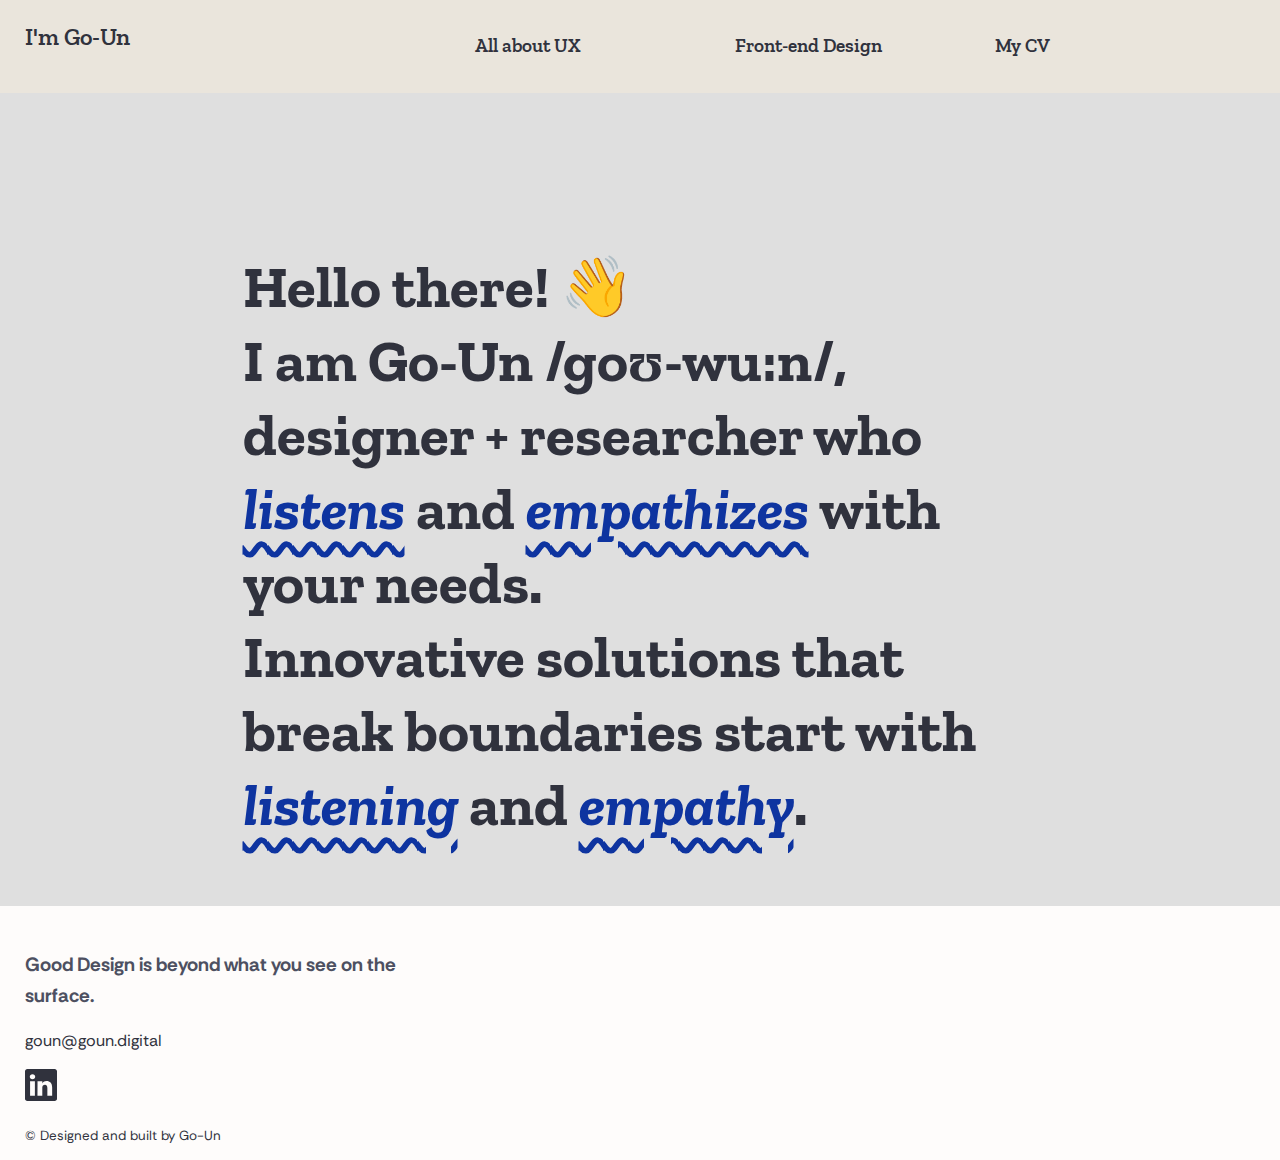
<file: index.html>
<!DOCTYPE html>
<html lang="en">
<head>
    <script async src="https://www.googletagmanager.com/gtag/js?id=G-JL24LSGSV1"></script>
    <script>
      window.dataLayer = window.dataLayer || [];
      function gtag(){dataLayer.push(arguments);}
      gtag('js', new Date());
    
      gtag('config', 'G-JL24LSGSV1');
    </script>
    <meta charset="UTF-8">
    <meta name="viewport" content="width=device-width, initial-scale=1.0">
    <title>Wecome to Go-Un's UX Portfolio</title>
    <link rel="apple-touch-icon" sizes="180x180" href="favicon_io/apple-touch-icon.png">
    <link rel="icon" type="image/png" sizes="32x32" href="favicon_io/favicon-32x32.png">
    <link rel="icon" type="image/png" sizes="16x16" href="favicon_io/favicon-16x16.png">
    <link rel="stylesheet" type="text/css" href="css/common.css" />
    <link rel="stylesheet" type="text/css" href="css/layout.css" />
    <link rel="stylesheet" type="text/css" href="css/utilities.css" />
    <link rel="stylesheet" type="text/css" href="css/main/main.css" />
</head>
<body id="top">
    <div class="wrapper">
        <header>
            <div class="logo flex-container vertical-center">
                <a href="index.html" target="_self">I'm Go-Un</a>
            </div>
            <nav>
                <ul class="no-style-list padding-0 flex-container">
                    <li class="submenu">
                        <a href="#" target="_self">All about UX</a>
                        <ul class="no-style-list padding-0 no-visible fixed">
                            <li>
                                <a href="ux/visualization.htm" class="dropdown" target="_self">Human-centred visualization</a>
                            </li>
                            <li>
                                <a href="ux/evaluative.htm" class="dropdown" target="_self">Evaluative research</a>
                            </li>
                        </ul>
                    </li>
                    <li class="submenu">
                        <a href="#">Front-end Design</a>
                        <ul class="no-style-list padding-0 no-visible fixed">
                            <li>
                                <a href="frontend/wireframe.htm" class="dropdown" target="_self">Digital Prescriptions</a>
                            </li>
                            <li>
                                <a href="frontend/library.htm" class="dropdown" target="_self">Design Library</a>
                            </li>
                        </ul>
                    </li>
                    <li class="submenu">
                        <a href="gounshin-cv.pdf" target="_blank">My CV</a>
                    </li>
                </ul>
            </nav>
        </header>
        <main>
            <section class="flex-container vertical-center">
                <p class="text-left main-text "><b>Hello there!</b> &#x1f44b; <br />I am <b>Go-Un</b> /goʊ-wu:n/,<br />designer &plus; researcher who <em class="accent-blue crossline">listens</em> and <em class="accent-blue crossline">empathizes</em> with your needs.<br /><b>Innovative solutions</b> that break boundaries start with <em class="accent-blue crossline">listening</em> and <em class="accent-blue crossline">empathy</em>.</p>               
            </section>
        </main>
        <footer>
            <section>
                <h6>Good Design is beyond what you see on the surface.</h6>
                <p class="sans-serif"><a href="mailto:goun@goun.digital">goun@goun.digital</a></p>
                <p>
                    <a href="https://www.linkedin.com/in/goun-shin" target="_blank">
                        <svg xmlns="http://www.w3.org/2000/svg" width="32" height="32" fill="currentColor" class="bi bi-linkedin" viewBox="0 0 16 16">
                            <path d="M0 1.146C0 .513.526 0 1.175 0h13.65C15.474 0 16 .513 16 1.146v13.708c0 .633-.526 1.146-1.175 1.146H1.175C.526 16 0 15.487 0 14.854zm4.943 12.248V6.169H2.542v7.225zm-1.2-8.212c.837 0 1.358-.554 1.358-1.248-.015-.709-.52-1.248-1.342-1.248S2.4 3.226 2.4 3.934c0 .694.521 1.248 1.327 1.248zm4.908 8.212V9.359c0-.216.016-.432.08-.586.173-.431.568-.878 1.232-.878.869 0 1.216.662 1.216 1.634v3.865h2.401V9.25c0-2.22-1.184-3.252-2.764-3.252-1.274 0-1.845.7-2.165 1.193v.025h-.016l.016-.025V6.169h-2.4c.03.678 0 7.225 0 7.225z"/>
                        </svg>
                    </a>
                </p>
                <p class="sm-text sans-serif">&copy; Designed and built by Go-Un</p>
            </section>
            <section>
                
            </section>
            <section>
            </section>
        </footer>
        <div class="top-btn no-visible">
            <a href="#top" class="sans-serif">
                <span>Go to top</span>
                <svg viewBox="0 0 200 200" xmlns="http://www.w3.org/2000/svg">
                <path fill="#e8c547" d="M46.8,-44.1C58.6,-35,64.7,-17.5,62.1,-2.5C59.6,12.4,48.4,24.8,36.6,41.4C24.8,58,12.4,78.7,-4.6,83.4C-21.7,88,-43.3,76.5,-58.8,59.9C-74.4,43.3,-83.7,21.7,-82.6,1.1C-81.4,-19.4,-69.8,-38.8,-54.3,-47.9C-38.8,-57.1,-19.4,-56.1,-1,-55.1C17.5,-54.2,35,-53.3,46.8,-44.1Z" transform="translate(100 100)" />
            </svg>
            </a>
        </div>
    </div>
    <script type="text/javascript" src="js/common.js"></script>
    <script type="text/javascript" src="js/menu.js"></script>
</body>
</html>
</file>
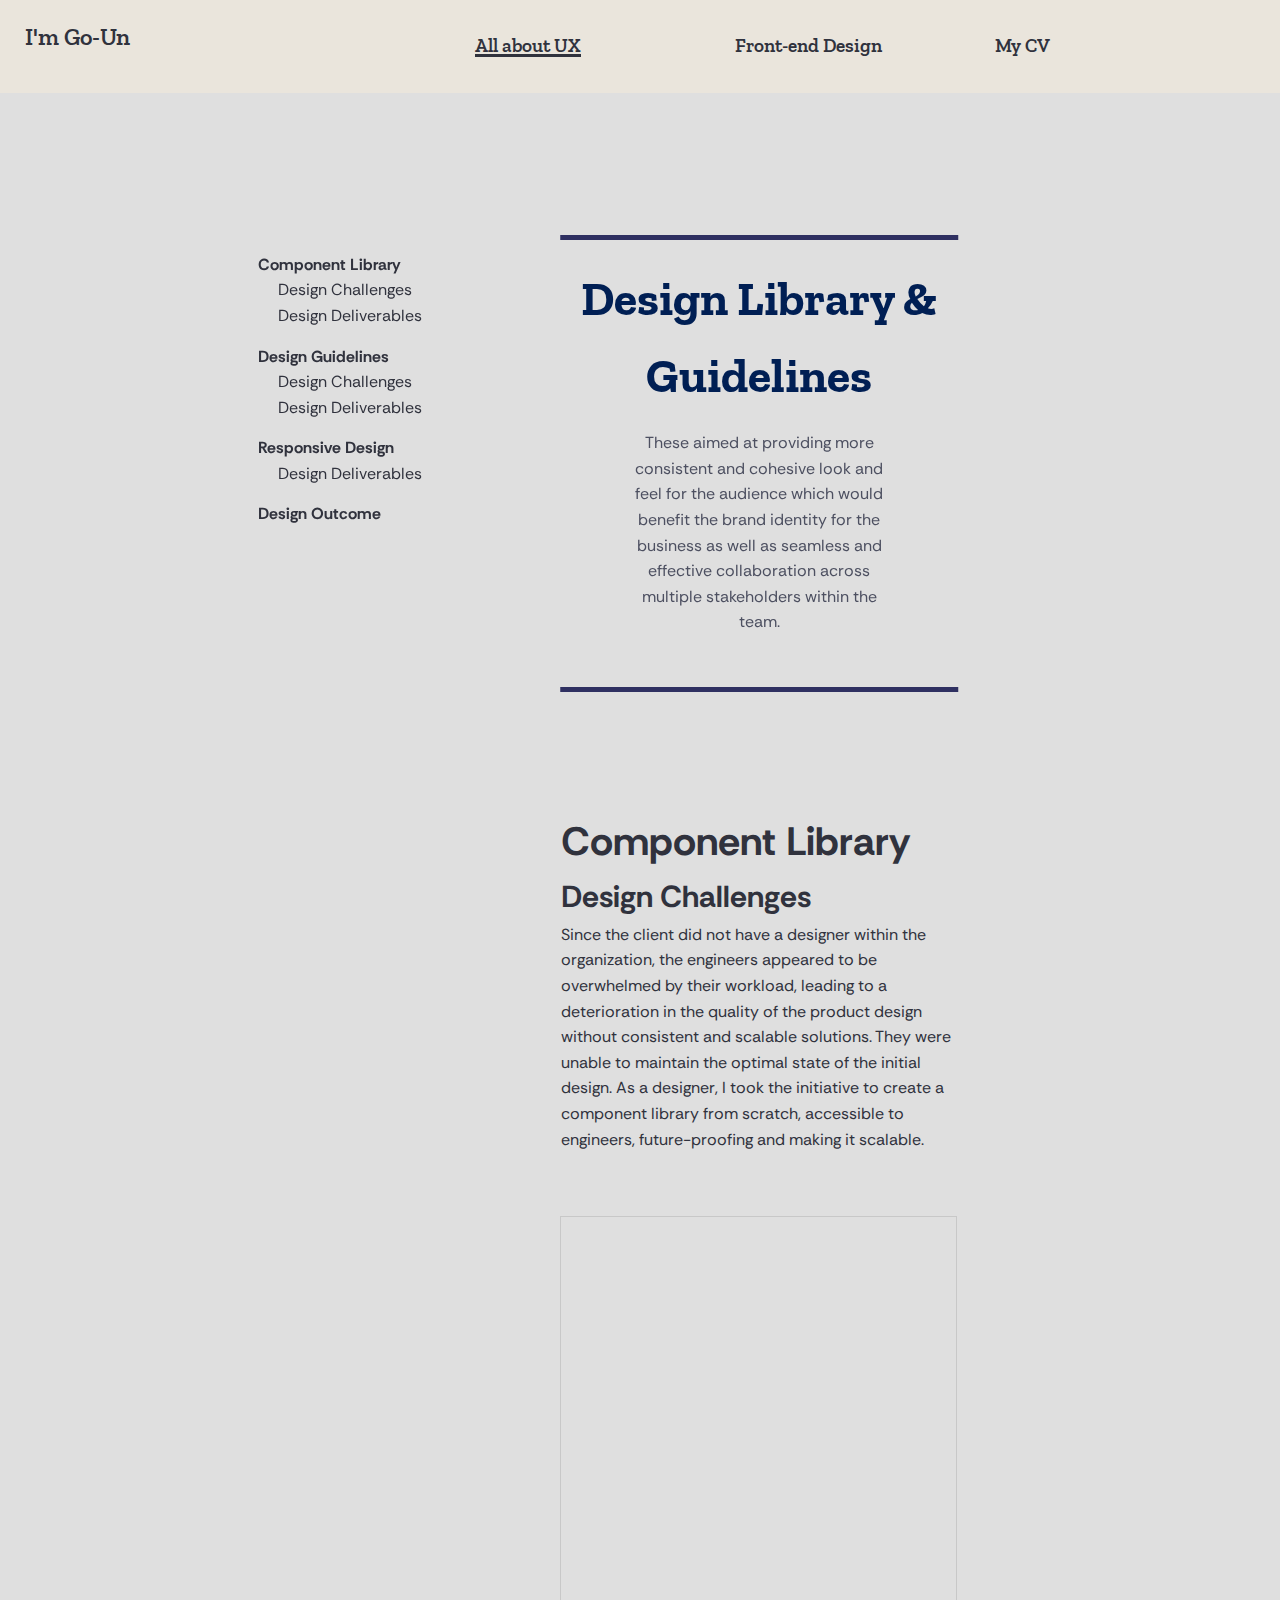
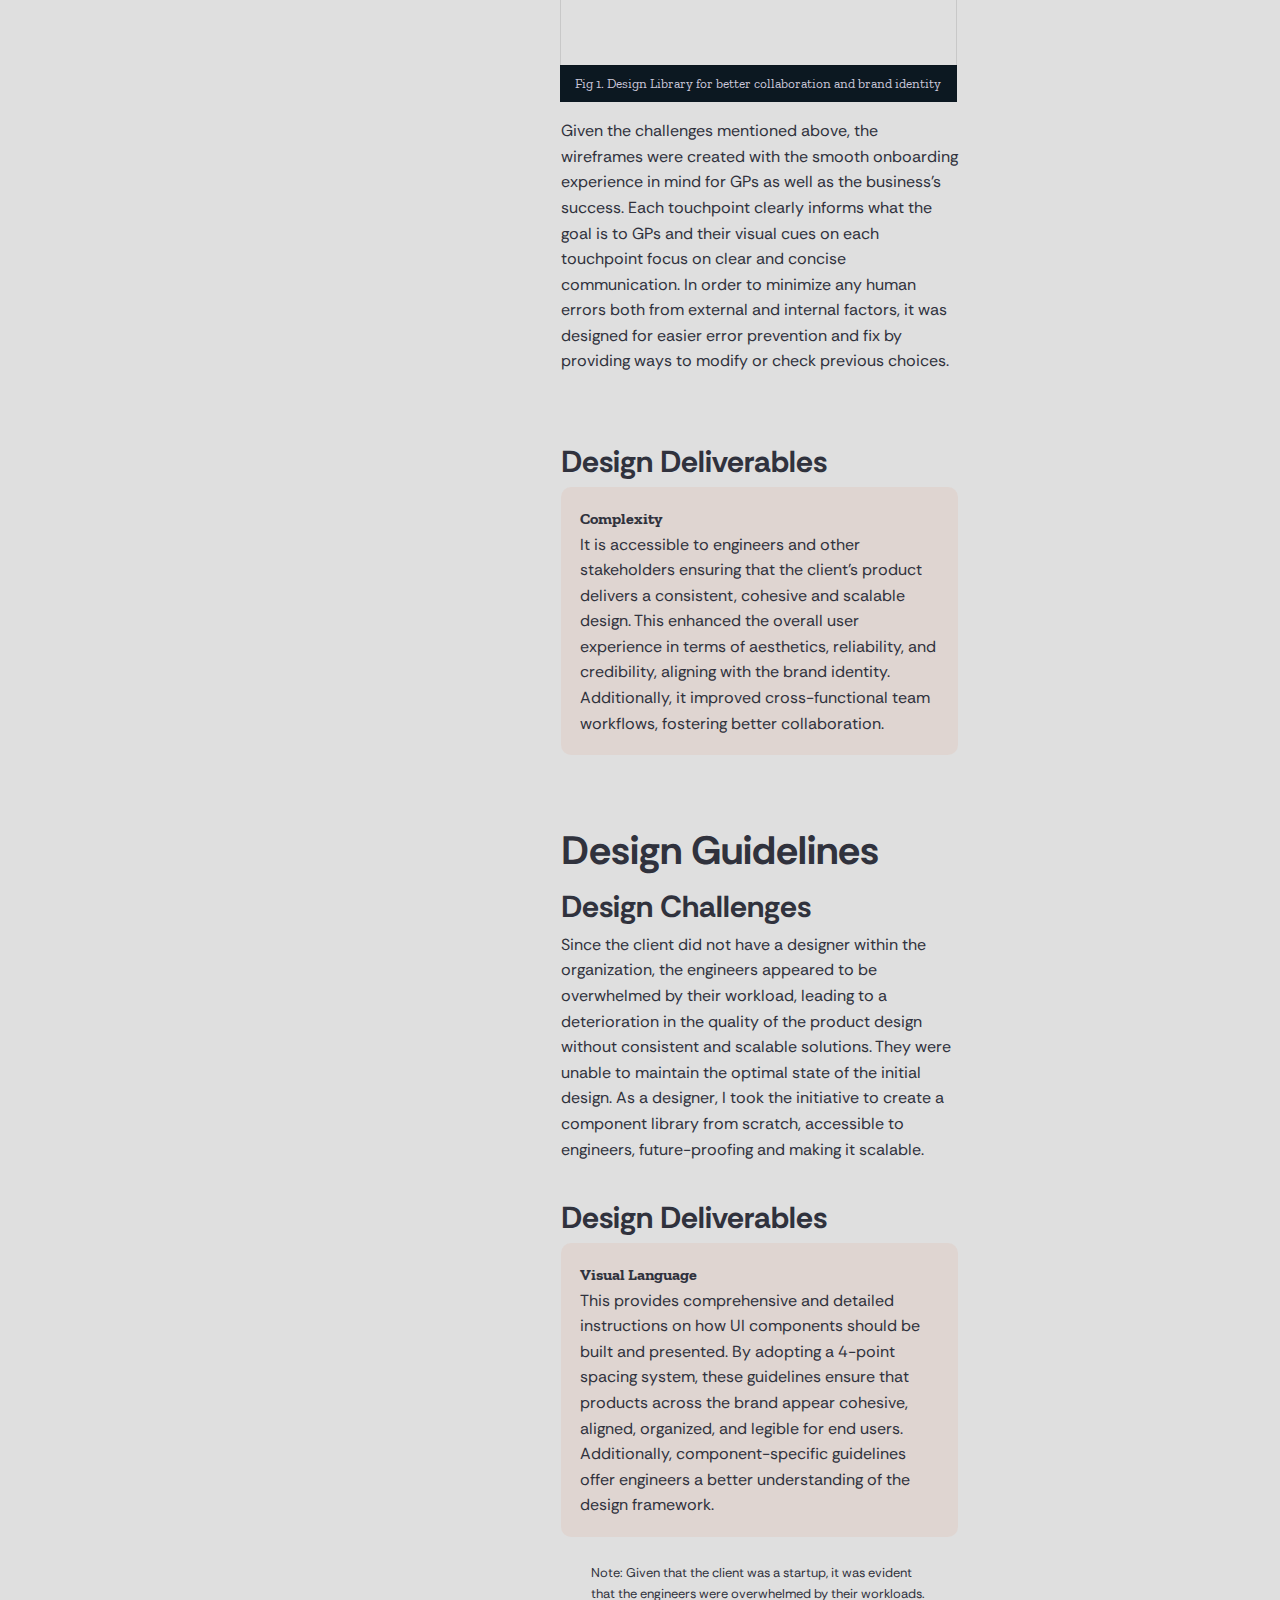
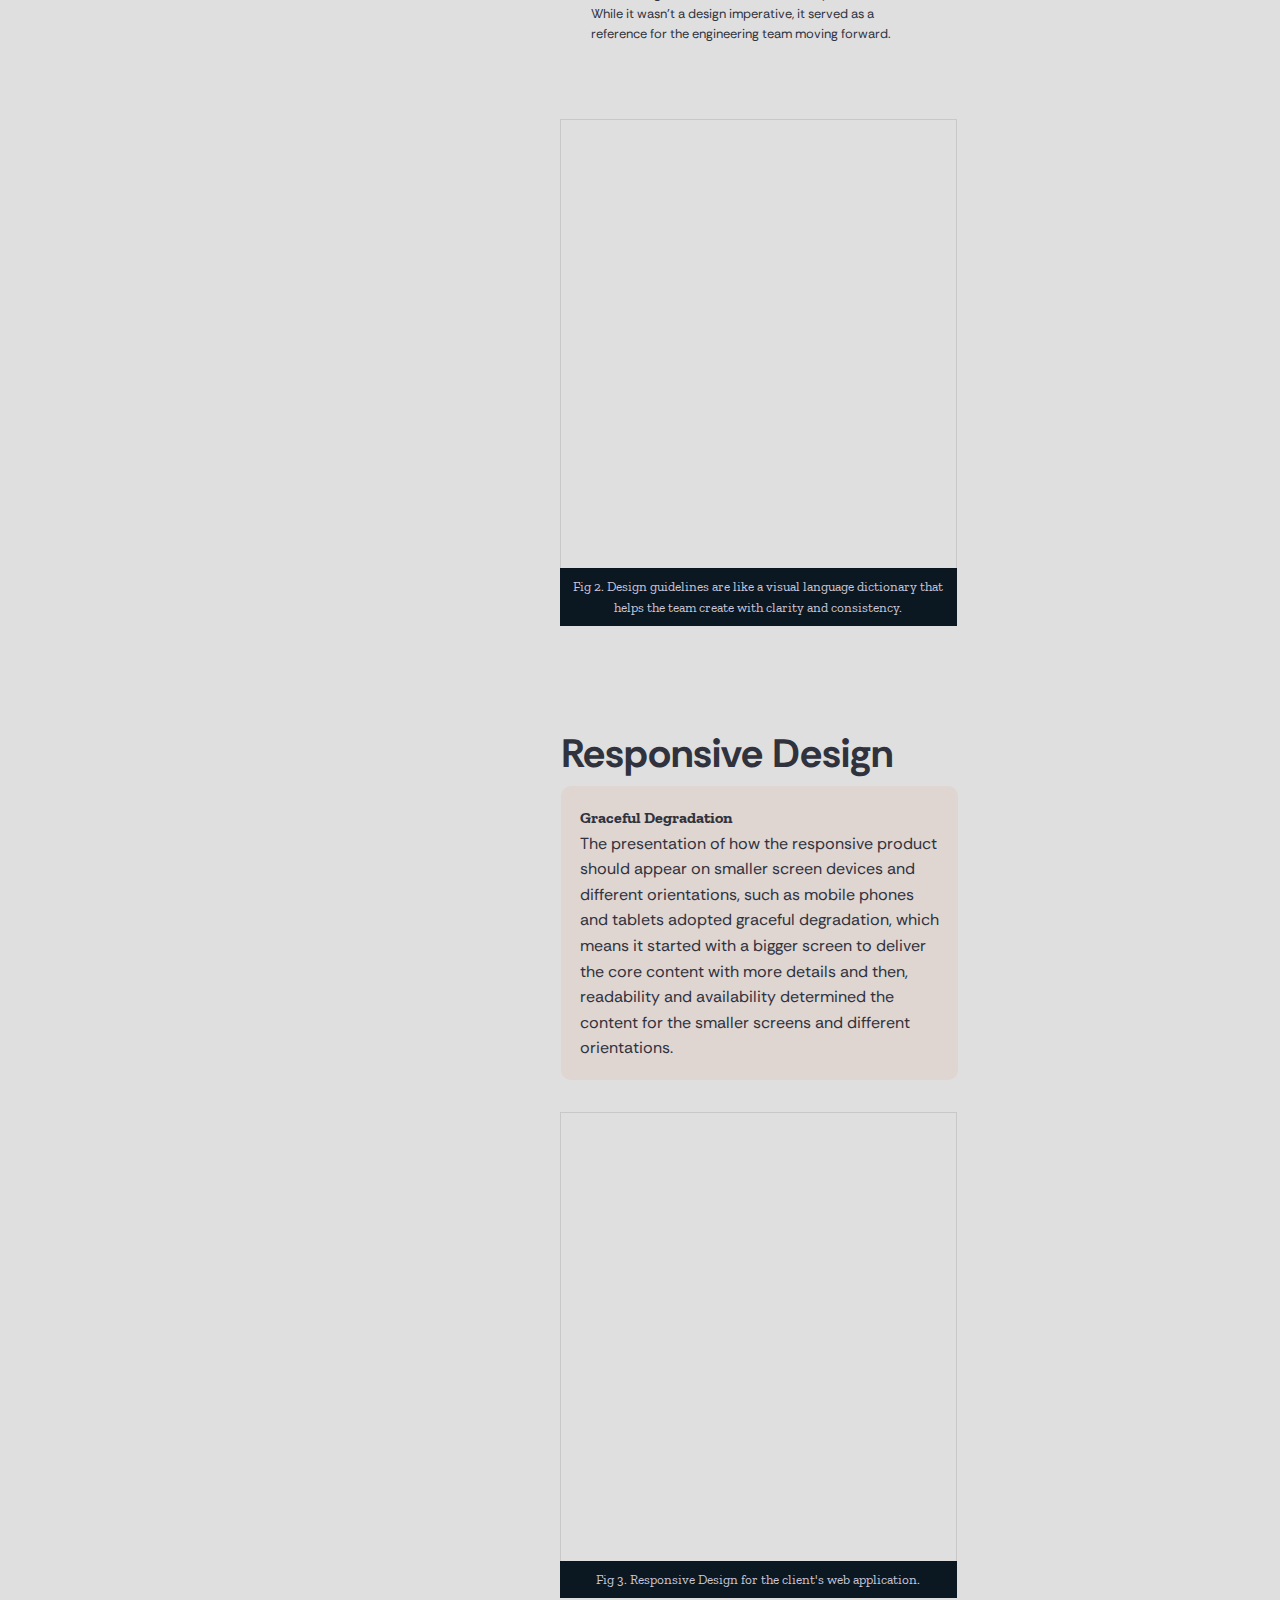
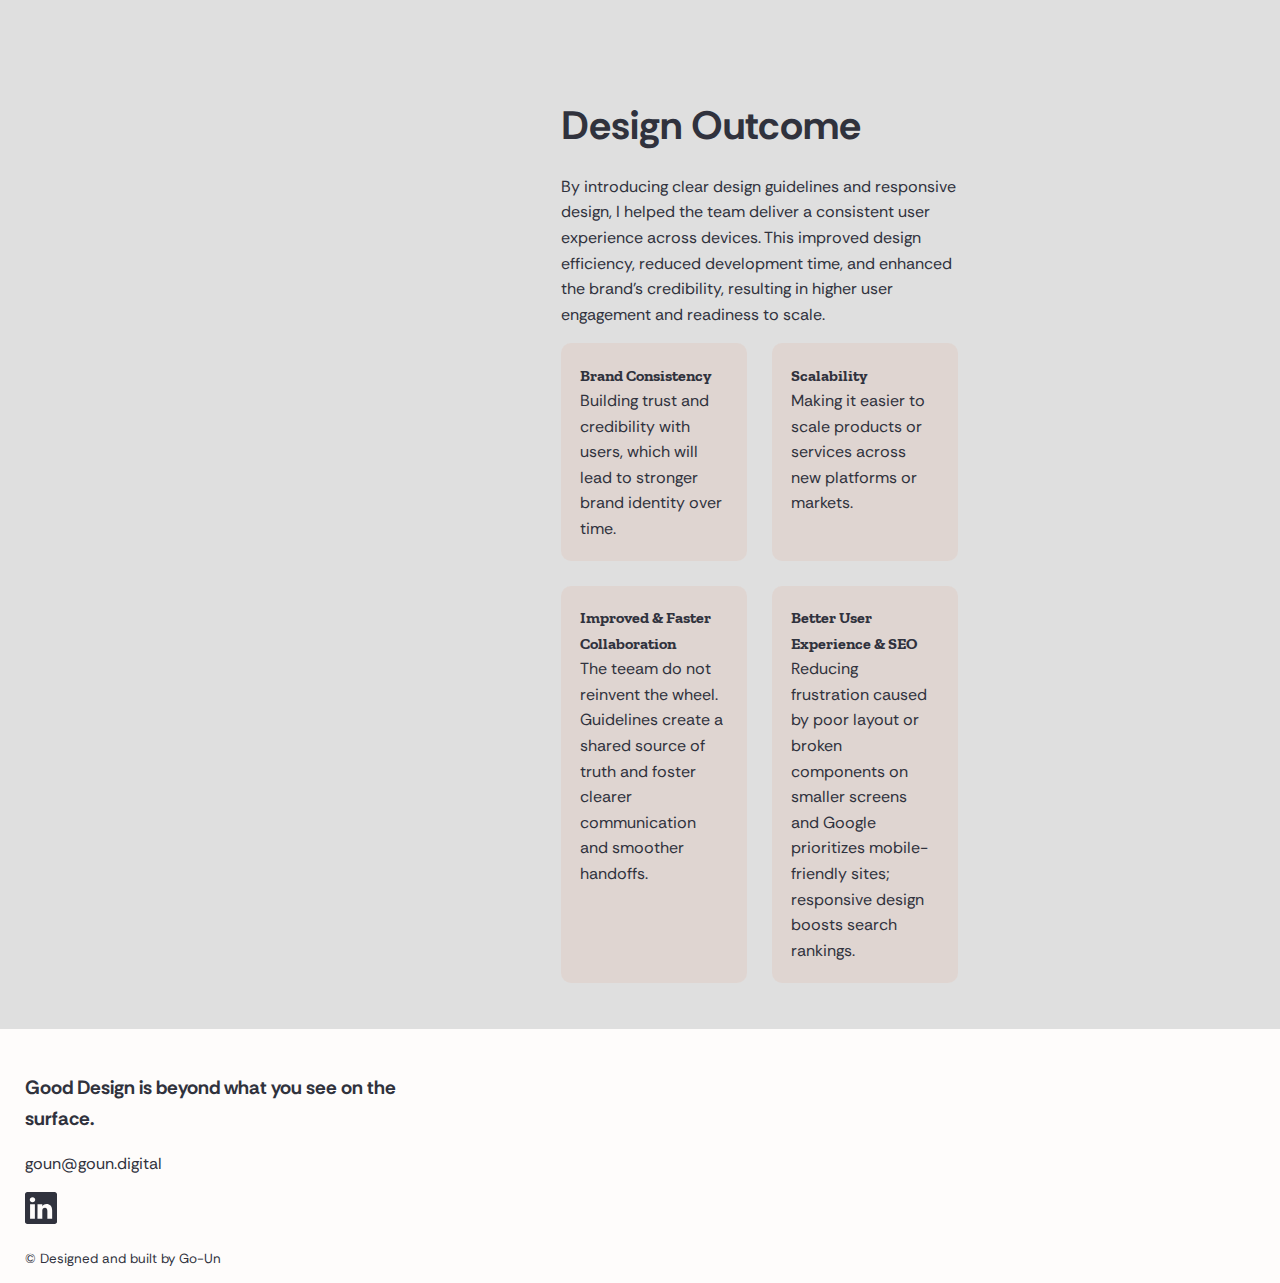
<file: frontend/library.htm>
<!DOCTYPE html>
<html lang="en">
<head>
    <!-- Google tag (gtag.js) -->
    <script async src="https://www.googletagmanager.com/gtag/js?id=G-JL24LSGSV1"></script>
    <script>
      window.dataLayer = window.dataLayer || [];
      function gtag(){dataLayer.push(arguments);}
      gtag('js', new Date());
      gtag('config', 'G-JL24LSGSV1');
    </script>
    <meta charset="UTF-8">
    <meta name="viewport" content="width=device-width, initial-scale=1.0">
    <title>Design Library and Guidelines for a health tech startup</title>
    <link rel="apple-touch-icon" sizes="180x180" href="../favicon_io/apple-touch-icon.png">
    <link rel="icon" type="image/png" sizes="32x32" href="../favicon_io/favicon-32x32.png">
    <link rel="icon" type="image/png" sizes="16x16" href="../favicon_io/favicon-16x16.png">
    <link rel="stylesheet" type="text/css" href="../css/common.css" />
    <link rel="stylesheet" type="text/css" href="../css/layout.css" />
    <link rel="stylesheet" type="text/css" href="../css/utilities.css" />
    <!-- <link rel="stylesheet" type="text/css" href="../css/retrospective/retrospective.css" /> -->
</head>
<body id="top">
    <div class="wrapper">
        <header>
            <div class="logo flex-container">
                <a href="../index.html">I'm Go-Un</a>
            </div>
            <nav>
                <ul class="no-style-list padding-0 flex-container space-around">
                    <li class="submenu">
                        <a href="#" class="current">All about UX</a>
                        <ul class="no-style-list padding-0 no-visible fixed">
                            <li>
                                <a href="../ux/visualization.htm" class="dropdown">Human-centred visualization</a>
                            </li>
                            <li>
                                <a href="../ux/evaluative.htm" class="dropdown">Evaluative research</a>
                            </li>
                        </ul>
                    </li>
                    <li class="submenu">
                        <a href="#">Front-end Design</a>
                        <ul class="no-style-list padding-0 no-visible fixed">
                            <li>
                                <a href="wireframe.htm" class="dropdown">Digital Prescriptions</a>
                            </li>
                            <li>
                                <a href="library.htm" class="dropdown">Design Library</a>
                            </li>
                        </ul>
                    </li>
                    <li class="submenu">
                        <a href="../gounshin-cv.pdf">My CV</a>
                    </li>
                </ul>
            </nav>
        </header>
        <main>
            <section class="subpage">
                <nav class="subpage-nav visible">
                    <ul class="no-style-list padding-0 sans-serif">
                        <li class="default-font">
                            Component Library
                            <ul class="no-style-list">
                                <li><a href="#library-challenges">Design Challenges</a></li>
                                <li><a href="#library-deliberables">Design Deliverables</a></li>
                            </ul>
                        </li>
                        <li class="default-font">
                            Design Guidelines
                            <ul class="no-style-list">
                                <li><a href="#guidelines-challenges">Design Challenges</a></li>
                                <li><a href="#guidelines-deliverables">Design Deliverables</a></li>
                            </ul>
                        </li>
                        <li class="default-font">
                            Responsive Design
                            <ul class="no-style-list">
                                <li><a href="#responsive">Design Deliverables</a></li>
                            </ul>
                        </li>
                        <li class="default-font">
                            <a href="#outcome">Design Outcome</a>
                        </li>
                    </ol>
                </nav>
                <article class="title-area">
                    <h1 class="page-title">Design Library & Guidelines</h1>
                    <p class="page-para margin-bottom-2">These aimed at providing more consistent and cohesive look and feel for the audience which would benefit the brand identity for the business as well as seamless and effective collaboration across multiple stakeholders within the team.</p>
                </article>
                
                <article class="content-area">
                    <!-- Component Library Starts -->
                    <div>
                        <h2 class="margin-bottom-0">Component Library</h2>     
                        <section class="margin-bottom-4">
                            <h3 class="margin-0 margin-bottom-0" id="library-challenges">Design Challenges</h3>
                            <p class="sans-serif">Since the client did not have a designer within the organization, the engineers appeared to be overwhelmed by their workload, leading to a deterioration in the quality of the product design without consistent and scalable solutions. They were unable to maintain the optimal state of the initial design. As a designer, I took the initiative to create a component library from scratch, accessible to engineers, future-proofing and making it scalable.</p>
                        </section>
                        <figure>
                            <iframe style="border: 1px solid rgba(0, 0, 0, 0.1);" width="100%" height="450" src="https://embed.figma.com/design/yDQZRhz2Fbp129JZALbeN0/Portfolio-projects?node-id=8-2901&embed-host=share" allowfullscreen></iframe>
                            <figcaption class="sm-text text-center">Fig 1. Design Library for better collaboration and brand identity</figcaption>
                        </figure>
                        <p class="sans-serif margin-bottom-4">Given the challenges mentioned above, the wireframes were created with the smooth onboarding experience in mind for GPs as well as the business's success. Each touchpoint clearly informs what the goal is to GPs and their visual cues on each touchpoint focus on clear and concise communication. In order to minimize any human errors both from external and internal factors, it was designed for easier error prevention and fix by providing ways to modify or check previous choices.</p>

                        <section class="margin-bottom-4">
                            <h3 class="margin-0 margin-bottom-0" id="library-deliberables">Design Deliverables</h3>
                            <dl class="margin-top-0">
                                <div class="background-color">
                                    <dt class="serif font-heavy">Complexity</dt>
                                <dd class="margin-0 sans-serif">It is accessible to engineers and other stakeholders ensuring that the client's product delivers a consistent, cohesive and scalable design. This enhanced the overall user experience in terms of aesthetics, reliability, and credibility, aligning with the brand identity. Additionally, it improved cross-functional team workflows, fostering better collaboration.</dd>
                                </div>
                            </dl>
                        </section>
                    </div>
                    <!-- Visual Guidelines Starts -->
                    <div>
                        <h2 class="margin-bottom-0">Design Guidelines</h2>

                        <section class="margin-bottom-2">
                            <h3 class="margin-0 margin-bottom-0" id="guidelines-challenges">Design Challenges</h3>
                            <p class="sans-serif">Since the client did not have a designer within the organization, the engineers appeared to be overwhelmed by their workload, leading to a deterioration in the quality of the product design without consistent and scalable solutions. They were unable to maintain the optimal state of the initial design. As a designer, I took the initiative to create a component library from scratch, accessible to engineers, future-proofing and making it scalable.</p>
                        </section>

                        <section class="margin-bottom-4">
                            <h3 class="margin-0 margin-bottom-0" id="guidelines-deliverables">Design Deliverables</h3>
                            <dl class="margin-top-0">
                                <div class="background-color">
                                    <dt class="serif font-heavy">Visual Language</dt>
                                <dd class="margin-0 sans-serif">This provides comprehensive and detailed instructions on how UI components should be built and presented. By adopting a 4-point spacing system, these guidelines ensure that products across the brand appear cohesive, aligned, organized, and legible for end users. Additionally, component-specific guidelines offer engineers a better understanding of the design framework.</dd>
                                </div>
                            </dl>
                            <small class="sans-serif">Note: Given that the client was a startup, it was evident that the engineers were overwhelmed by their workloads. While it wasn’t a design imperative, it served as a reference for the engineering team moving forward.</small>
                        </section>

                        <figure class="margin-bottom-6">
                            <iframe style="border: 1px solid rgba(0, 0, 0, 0.1);" width="100%" height="450" src="https://embed.figma.com/design/yDQZRhz2Fbp129JZALbeN0/Portfolio-projects?node-id=11-5236&embed-host=share" allowfullscreen></iframe>
                            <figcaption class="sm-text text-center">Fig 2. Design guidelines are like a visual language dictionary that helps the team create with clarity and consistency.</figcaption>
                        </figure>
                    </div>
                    <!-- Responsive Design Starts -->
                    <div>
                        <h2 class="margin-bottom-0" id="responsive">Responsive Design</h2>
                        <section class="margin-bottom-2">
                            <dl class="margin-top-0">
                                <div class="background-color">
                                    <dt class="serif font-heavy">Graceful Degradation</dt>
                                <dd class="margin-0 sans-serif">The presentation of how the responsive product should appear on smaller screen devices and different orientations, such as mobile phones and tablets adopted graceful degradation, which means it started with a bigger screen to deliver the core content with more details and then, readability and availability determined the content for the smaller screens and different orientations.</dd>
                                </div>
                            </dl>
                        </section>
                        <figure class="margin-bottom-6">
                            <iframe style="border: 1px solid rgba(0, 0, 0, 0.1);" width="100%" height="450" src="https://embed.figma.com/design/yDQZRhz2Fbp129JZALbeN0/Portfolio-projects?node-id=10-1729&embed-host=share" allowfullscreen></iframe>
                            <figcaption class="sm-text text-center">Fig 3. Responsive Design for the client's web application.</figcaption>
                        </figure>
                    </div>
                    <!-- Design Outcome Starts -->
                    <div>
                        <h2 class="margin-bottom-0" id="outcome">Design Outcome</h2>
                        <p class="sans-serif">By introducing clear design guidelines and responsive design, I helped the team deliver a consistent user experience across devices. This improved design efficiency, reduced development time, and enhanced the brand's credibility, resulting in higher user engagement and readiness to scale.</p>
                        <section class="margin-bottom-6">
                            <dl class="second-column margin-bottom-2 margin-top-1">
                                <div class="column-1 background-color">
                                    <dt class="serif font-heavy">Brand Consistency</dt>
                                    <dd class="margin-0 sans-serif">Building trust and credibility with users, which will lead to stronger brand identity over time.</dd>
                                </div>
                                <div class="column-2 background-color">
                                    <dt class="serif font-heavy">Scalability</dt>
                                    <dd class="margin-0 sans-serif">Making it easier to scale products or services across new platforms or markets.</dd>
                                </div>
                                <div class="column-1 background-color">
                                    <dt class="serif font-heavy">Improved & Faster Collaboration</dt>
                                    <dd class="margin-0 sans-serif">The teeam do not reinvent the wheel. Guidelines create a shared source of truth and foster clearer communication and smoother handoffs.</dd>
                                </div>
                                <div class="column-2 background-color">
                                    <dt class="serif font-heavy">Better User Experience & SEO</dt>
                                    <dd class="margin-0 sans-serif">Reducing frustration caused by poor layout or broken components on smaller screens and Google prioritizes mobile-friendly sites; responsive design boosts search rankings.</dd>
                                </div>
                            </dl>
                        </section>
                    </div>
                </article>
            </section>
        </main>
        <footer>
            <section>
                <h6>Good Design is beyond what you see on the surface.</h6>
                <p class="sans-serif"><a href="mailto:goun@goun.digital">goun@goun.digital</a></p>
                <p>
                    <a href="https://www.linkedin.com/in/goun-shin" target="_blank">
                        <svg xmlns="http://www.w3.org/2000/svg" width="32" height="32" fill="currentColor" class="bi bi-linkedin" viewBox="0 0 16 16">
                            <path d="M0 1.146C0 .513.526 0 1.175 0h13.65C15.474 0 16 .513 16 1.146v13.708c0 .633-.526 1.146-1.175 1.146H1.175C.526 16 0 15.487 0 14.854zm4.943 12.248V6.169H2.542v7.225zm-1.2-8.212c.837 0 1.358-.554 1.358-1.248-.015-.709-.52-1.248-1.342-1.248S2.4 3.226 2.4 3.934c0 .694.521 1.248 1.327 1.248zm4.908 8.212V9.359c0-.216.016-.432.08-.586.173-.431.568-.878 1.232-.878.869 0 1.216.662 1.216 1.634v3.865h2.401V9.25c0-2.22-1.184-3.252-2.764-3.252-1.274 0-1.845.7-2.165 1.193v.025h-.016l.016-.025V6.169h-2.4c.03.678 0 7.225 0 7.225z"/>
                        </svg>
                    </a>
                </p>
                <p class="sm-text sans-serif">&copy; Designed and built by Go-Un</p>
            </section>
            <section>
                
            </section>
            <section>
            </section>
        </footer>
        <div class="top-btn no-visible">
            <a href="#top" class="sans-serif">
                <span>Go to top</span>
                <svg viewBox="0 0 200 200" xmlns="http://www.w3.org/2000/svg">
                <path fill="#e8c547" d="M46.8,-44.1C58.6,-35,64.7,-17.5,62.1,-2.5C59.6,12.4,48.4,24.8,36.6,41.4C24.8,58,12.4,78.7,-4.6,83.4C-21.7,88,-43.3,76.5,-58.8,59.9C-74.4,43.3,-83.7,21.7,-82.6,1.1C-81.4,-19.4,-69.8,-38.8,-54.3,-47.9C-38.8,-57.1,-19.4,-56.1,-1,-55.1C17.5,-54.2,35,-53.3,46.8,-44.1Z" transform="translate(100 100)" />
            </svg>
            </a>
        </div>
    </div>
    <script type="text/javascript" src="../js/common.js"></script>
    <script type="text/javascript" src="../js/menu.js"></script>
</body>
</html>
</file>
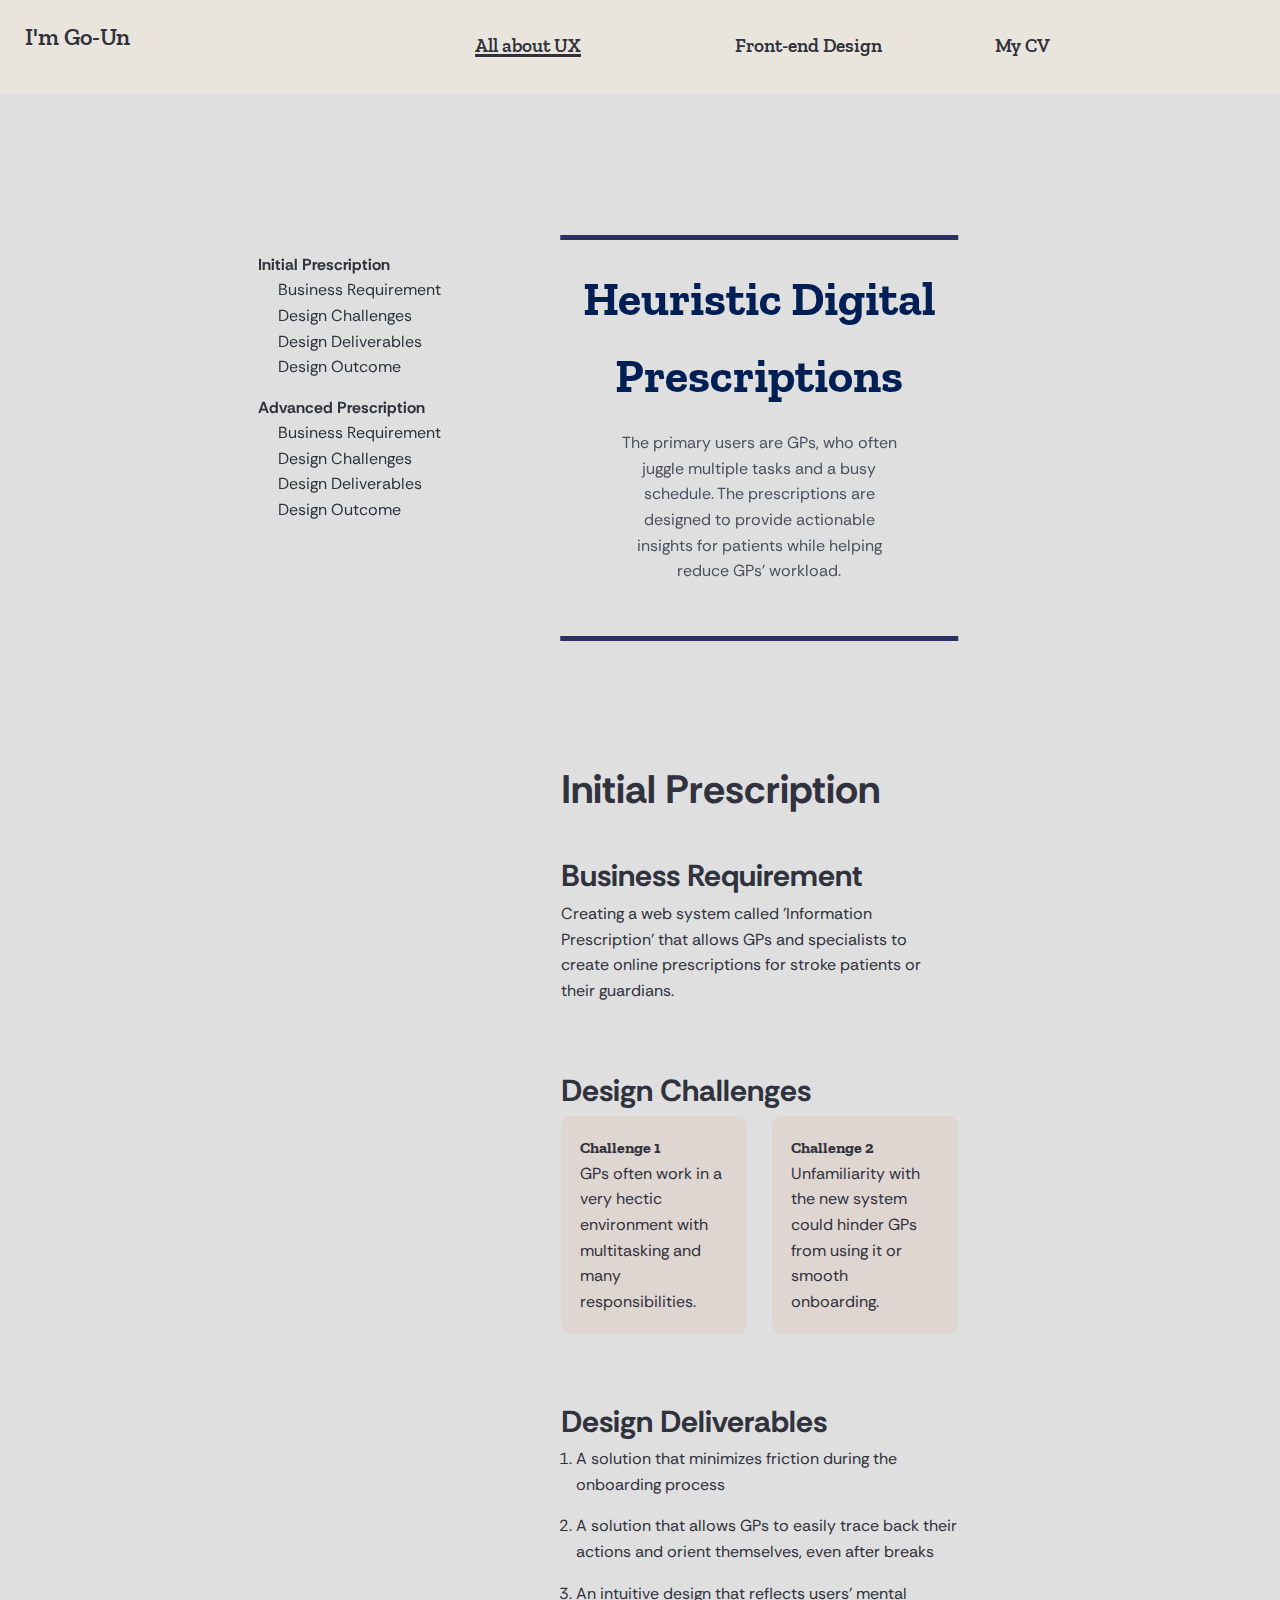
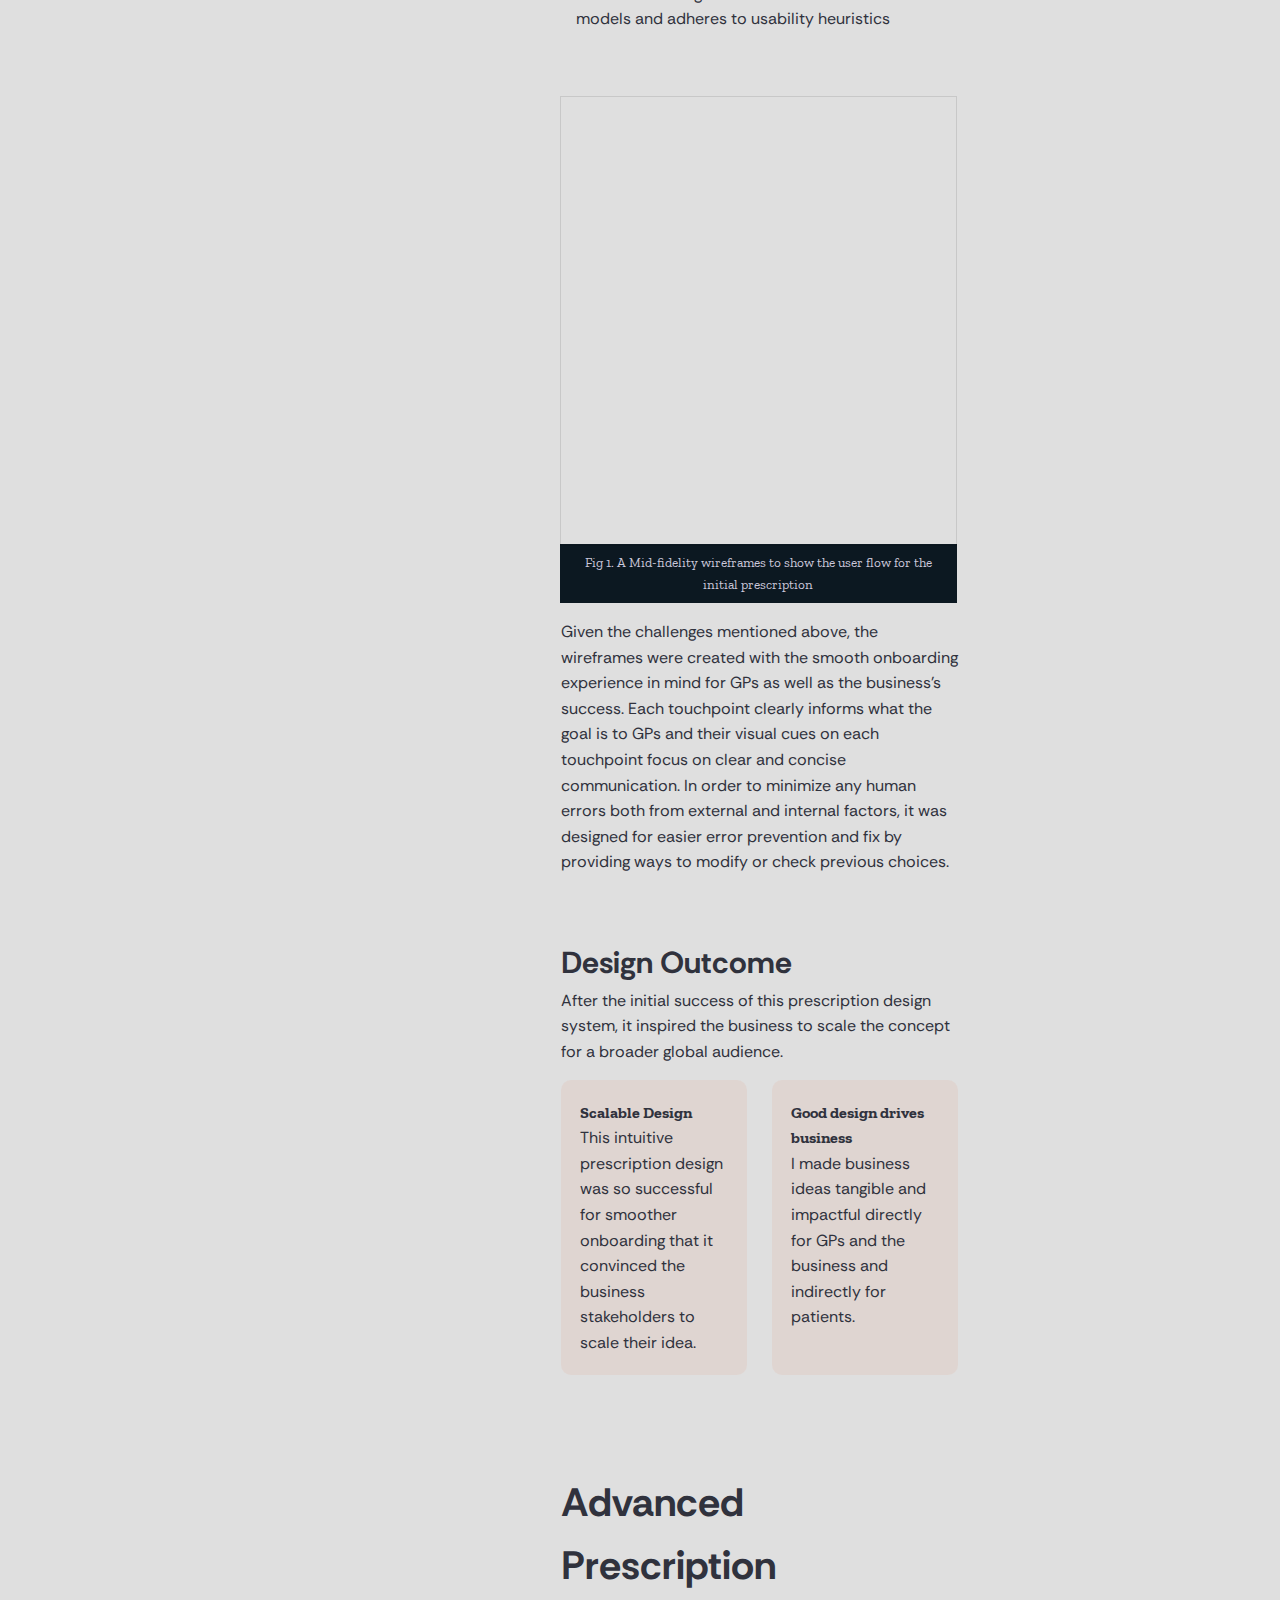
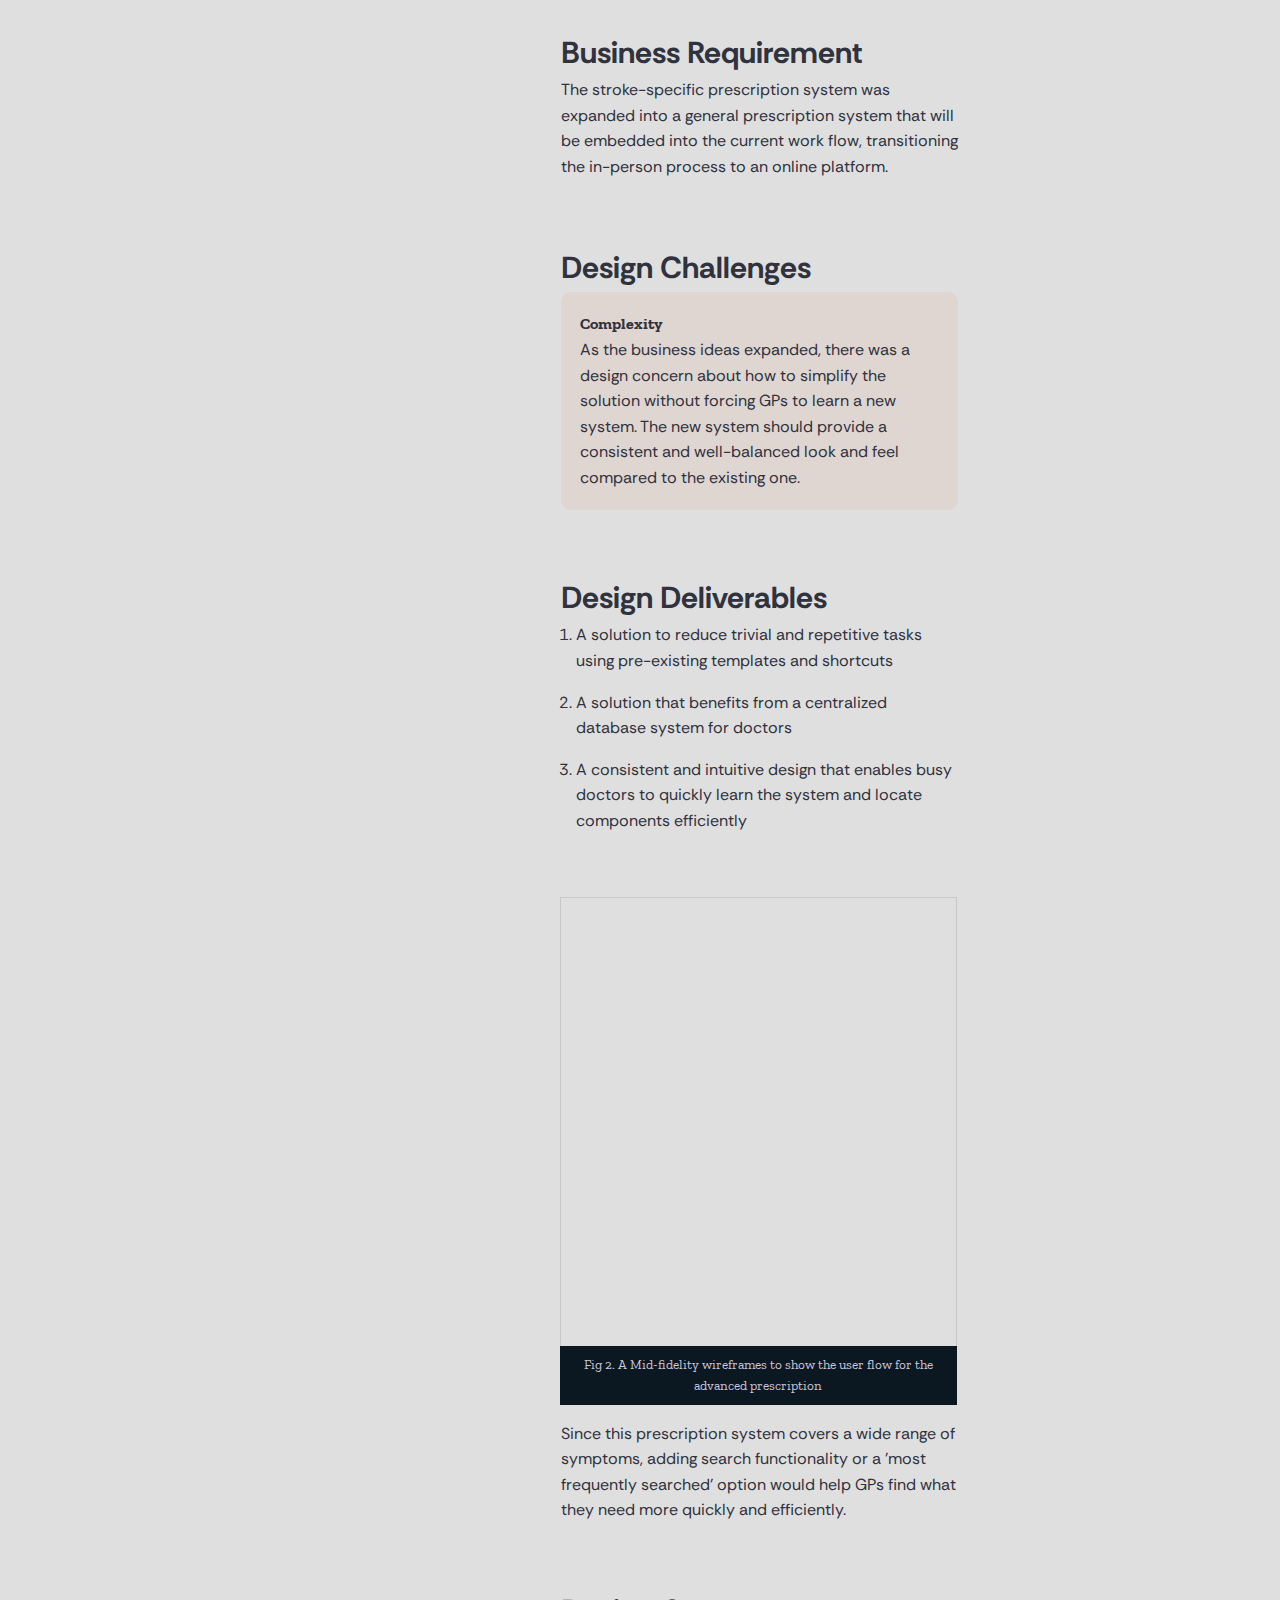
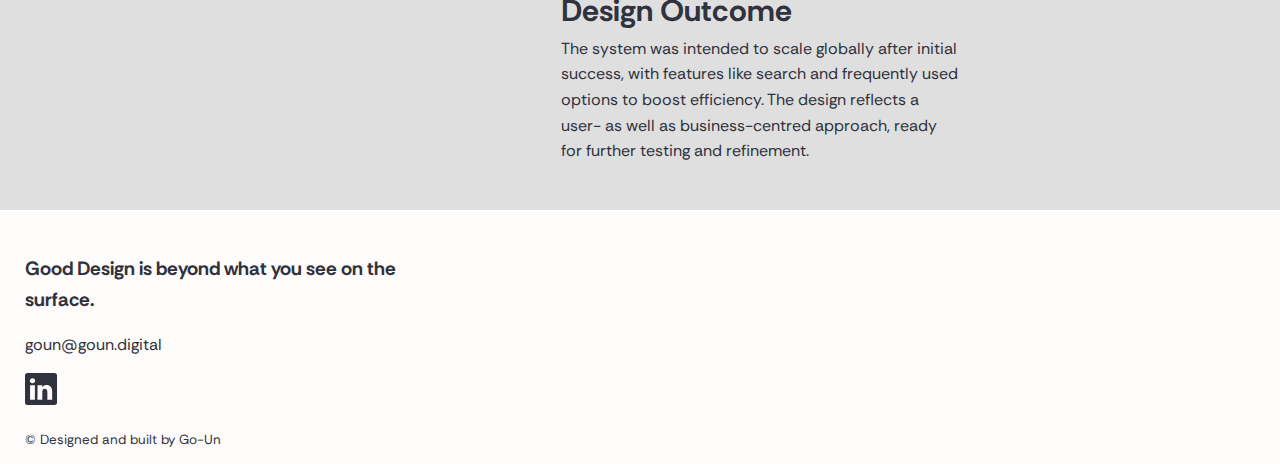
<file: frontend/wireframe.htm>
<!DOCTYPE html>
<html lang="en">
<head>
    <meta charset="UTF-8">
    <meta name="viewport" content="width=device-width, initial-scale=1.0">
    <title>Digital Prescription Wireframes to enhance usability</title>
    <link rel="stylesheet" type="text/css" href="../css/common.css" />
    <link rel="stylesheet" type="text/css" href="../css/layout.css" />
    <link rel="stylesheet" type="text/css" href="../css/utilities.css" />
    <!-- <link rel="stylesheet" type="text/css" href="../css/retrospective/retrospective.css" /> -->
</head>
<body id="top">
    <div class="wrapper">
        <header>
            <div class="logo flex-container">
                <a href="../index.html">I'm Go-Un</a>
            </div>
            <nav>
                <ul class="no-style-list padding-0 flex-container space-around">
                    <li class="submenu">
                        <a href="#" class="current">All about UX</a>
                        <ul class="no-style-list padding-0 no-visible fixed">
                            <li>
                                <a href="../ux/visualization.htm" class="dropdown">Human-centred visualization</a>
                            </li>
                            <li>
                                <a href="../ux/evaluative.htm" class="dropdown">Evaluative research</a>
                            </li>
                        </ul>
                    </li>
                    <li class="submenu">
                        <a href="#">Front-end Design</a>
                        <ul class="no-style-list padding-0 no-visible fixed">
                            <li>
                                <a href="wireframe.htm" class="dropdown">Digital Prescriptions</a>
                            </li>
                            <li>
                                <a href="library.htm" class="dropdown">Design Library</a>
                            </li>
                        </ul>
                    </li>
                    <li class="submenu">
                        <a href="../gounshin-cv.pdf">My CV</a>
                    </li>
                </ul>
            </nav>
        </header>
        <main>
            <section class="subpage">
                <nav class="subpage-nav visible">
                    <ul class="no-style-list padding-0 sans-serif">
                        <li class="default-font">
                            Initial Prescription
                            <ul class="no-style-list">
                                <li><a href="#initial-business">Business Requirement</a></li>
                                <li><a href="#initial-challenges">Design Challenges</a></li>
                                <li><a href="#initial-deliberables">Design Deliverables</a></li>
                                <li><a href="#initial-outcome">Design Outcome</a></li>
                            </ul>
                        </li>
                        <li class="default-font">
                            Advanced Prescription
                            <ul class="no-style-list">
                                <li><a href="#adv-business">Business Requirement</a></li>
                                <li><a href="#adv-challenges">Design Challenges</a></li>
                                <li><a href="#adv-deliverables">Design Deliverables</a></li>
                                <li><a href="#adv-outcome">Design Outcome</a></li>
                            </ul>
                        </li>
                    </ol>
                </nav>
                <article class="title-area">
                    <h1 class="page-title">Heuristic Digital Prescriptions</h1>
                    <p class="page-para margin-bottom-2">The primary users are GPs, who often juggle multiple tasks and a busy schedule. The prescriptions are designed to provide actionable insights for patients while helping reduce GPs’ workload.</p>
                </article>
                
                <article class="content-area">
                    <!-- Initial Prescription Starts -->
                    <div>
                        <h2 class="margin-bottom-0">Initial Prescription</h2>
                        <section>
                            <h3 class="margin-bottom-0" id="initial-business">Business Requirement</h3>
                            <p class="sans-serif margin-bottom-4">Creating a web system called 'Information Prescription' that allows GPs and specialists to create online prescriptions for stroke patients or their guardians.</p>
                        </section>
                        
                        <section class="margin-bottom-4">
                            <h3 class="margin-bottom-0" id="initial-challenges">Design Challenges</h3>
                                <dl class="second-column margin-top-0">
                                    <div class="column-1 background-color">
                                        <dt class="serif font-heavy">Challenge 1</dt>
                                        <dd class="margin-0 sans-serif">GPs often work in a very hectic environment with multitasking and many responsibilities.</dd>
                                    </div>
                                    <div class="column-2 background-color">
                                        <dt class="serif font-heavy">Challenge 2</dt>
                                        <dd class="margin-0 sans-serif">Unfamiliarity with the new system could hinder GPs from using it or smooth onboarding.</dd>
                                    </div>
                                </dl>
                        </section>
                        
                        <section class="margin-bottom-4">
                            <h3 class="margin-0 margin-bottom-0" id="initial-deliberables">Design Deliverables</h3>
                            <ol class="sans-serif padding-0 margin-bottom-4">
                                <li class="margin-bottom-1">A solution that minimizes friction during the onboarding process</li>
                                <li class="margin-bottom-1">A solution that allows GPs to easily trace back their actions and orient themselves, even after breaks</li>
                                <li>An intuitive design that reflects users' mental models and adheres to usability heuristics</li>
                            </ol>
                        </section>
                        <figure>
                            <iframe style="border: 1px solid rgba(0, 0, 0, 0.1);" width="100%" height="450" src="https://embed.figma.com/design/yDQZRhz2Fbp129JZALbeN0/Portfolio-projects?node-id=0-1&embed-host=share" allowfullscreen></iframe>
                            <figcaption class="sm-text text-center">Fig 1. A Mid-fidelity wireframes to show the user flow for the initial prescription</figcaption>
                        </figure>
                        <p class="sans-serif margin-bottom-4">Given the challenges mentioned above, the wireframes were created with the smooth onboarding experience in mind for GPs as well as the business's success. Each touchpoint clearly informs what the goal is to GPs and their visual cues on each touchpoint focus on clear and concise communication. In order to minimize any human errors both from external and internal factors, it was designed for easier error prevention and fix by providing ways to modify or check previous choices.</p>

                        <section class="margin-bottom-6">
                            <h3 class="margin-0 margin-bottom-0" id="initial-outcome">Design Outcome</h3>
                            <p class="sans-serif margin-bottom-1">After the initial success of this prescription design system, it inspired the business to scale the concept for a broader global audience.</p>
                            <dl class="second-column margin-top-6">
                                <div class="column-1 background-color">
                                    <dt class="serif font-heavy">Scalable Design</dt>
                                    <dd class="margin-0 sans-serif">This intuitive prescription design was so successful for smoother onboarding that it convinced the business stakeholders to scale their idea.</dd>
                                </div>
                                <div class="column-2 background-color">
                                    <dt class="serif font-heavy">Good design drives business</dt>
                                    <dd class="margin-0 sans-serif">I made business ideas tangible and impactful directly for GPs and the business and indirectly for patients.</dd>
                                </div>
                            </dl>
                        </section>
                    </div>
                    <!-- Advanced Prescription Starts -->
                    <div>
                        <h2 class="margin-bottom-0">Advanced Prescription</h2>
                        <section>
                            <h3 class="margin-bottom-0" id="adv-business">Business Requirement</h3>
                            <p class="sans-serif margin-bottom-4">The stroke-specific prescription system was expanded into a general prescription system that will be embedded into the current work flow, transitioning the in-person process to an online platform.</p>
                        </section>
                        
                        <section class="margin-bottom-4">
                            <h3 class="margin-bottom-0" id="adv-challenges">Design Challenges</h3>
                                <dl class="margin-top-0">
                                    <div class="background-color">
                                        <dt class="serif font-heavy">Complexity</dt>
                                    <dd class="margin-0 sans-serif">As the business ideas expanded, there was a design concern about how to simplify the solution without forcing GPs to learn a new system. The new system should provide a consistent and well-balanced look and feel compared to the existing one.</dd>
                                    </div>
                                </dl>
                        </section>
                        
                        <section class="margin-bottom-4">
                            <h3 class="margin-0 margin-bottom-0" id="adv-deliverables">Design Deliverables</h3>
                            <ol class="sans-serif padding-0 margin-bottom-4">
                                <li class="margin-bottom-1">A solution to reduce trivial and repetitive tasks using pre-existing templates and shortcuts</li>
                                <li class="margin-bottom-1">A solution that benefits from a centralized database system for doctors</li>
                                <li>A consistent and intuitive design that enables busy doctors to quickly learn the system and locate components efficiently</li>
                            </ol>
                        </section>
                        <figure>
                            <iframe style="border: 1px solid rgba(0, 0, 0, 0.1);" width="100%" height="450" src="https://embed.figma.com/design/yDQZRhz2Fbp129JZALbeN0/Portfolio-projects?node-id=1-3179&embed-host=share" allowfullscreen></iframe>
                            <figcaption class="sm-text text-center">Fig 2. A Mid-fidelity wireframes to show the user flow for the advanced prescription</figcaption>
                        </figure>
                        <p class="sans-serif margin-bottom-4">Since this prescription system covers a wide range of symptoms, adding search functionality or a 'most frequently searched' option would help GPs find what they need more quickly and efficiently.</p>

                        <section class="margin-bottom-6">
                            <h3 class="margin-0 margin-bottom-0" id="adv-outcome">Design Outcome</h3>
                            <p class="sans-serif margin-bottom-6"> The system was intended to scale globally after initial success, with features like search and frequently used options to boost efficiency. The design reflects a user- as well as business-centred approach, ready for further testing and refinement.</p>
                        </section>
                    </div>
                </article>
            </section>
        </main>
        <footer>
            <section>
                <h6>Good Design is beyond what you see on the surface.</h6>
                <p class="sans-serif"><a href="mailto:goun@goun.digital">goun@goun.digital</a></p>
                <p>
                    <a href="https://www.linkedin.com/in/goun-shin" target="_blank">
                        <svg xmlns="http://www.w3.org/2000/svg" width="32" height="32" fill="currentColor" class="bi bi-linkedin" viewBox="0 0 16 16">
                            <path d="M0 1.146C0 .513.526 0 1.175 0h13.65C15.474 0 16 .513 16 1.146v13.708c0 .633-.526 1.146-1.175 1.146H1.175C.526 16 0 15.487 0 14.854zm4.943 12.248V6.169H2.542v7.225zm-1.2-8.212c.837 0 1.358-.554 1.358-1.248-.015-.709-.52-1.248-1.342-1.248S2.4 3.226 2.4 3.934c0 .694.521 1.248 1.327 1.248zm4.908 8.212V9.359c0-.216.016-.432.08-.586.173-.431.568-.878 1.232-.878.869 0 1.216.662 1.216 1.634v3.865h2.401V9.25c0-2.22-1.184-3.252-2.764-3.252-1.274 0-1.845.7-2.165 1.193v.025h-.016l.016-.025V6.169h-2.4c.03.678 0 7.225 0 7.225z"/>
                        </svg>
                    </a>
                </p>
                <p class="sm-text sans-serif">&copy; Designed and built by Go-Un</p>
            </section>
            <section>
                
            </section>
            <section>
            </section>
        </footer>
        <div class="top-btn no-visible">
            <a href="#top" class="sans-serif">
                <span>Go to top</span>
                <svg viewBox="0 0 200 200" xmlns="http://www.w3.org/2000/svg">
                <path fill="#e8c547" d="M46.8,-44.1C58.6,-35,64.7,-17.5,62.1,-2.5C59.6,12.4,48.4,24.8,36.6,41.4C24.8,58,12.4,78.7,-4.6,83.4C-21.7,88,-43.3,76.5,-58.8,59.9C-74.4,43.3,-83.7,21.7,-82.6,1.1C-81.4,-19.4,-69.8,-38.8,-54.3,-47.9C-38.8,-57.1,-19.4,-56.1,-1,-55.1C17.5,-54.2,35,-53.3,46.8,-44.1Z" transform="translate(100 100)" />
            </svg>
            </a>
        </div>
    </div>
    <script type="text/javascript" src="../js/common.js"></script>
    <script type="text/javascript" src="../js/menu.js"></script>
</body>
</html>
</file>
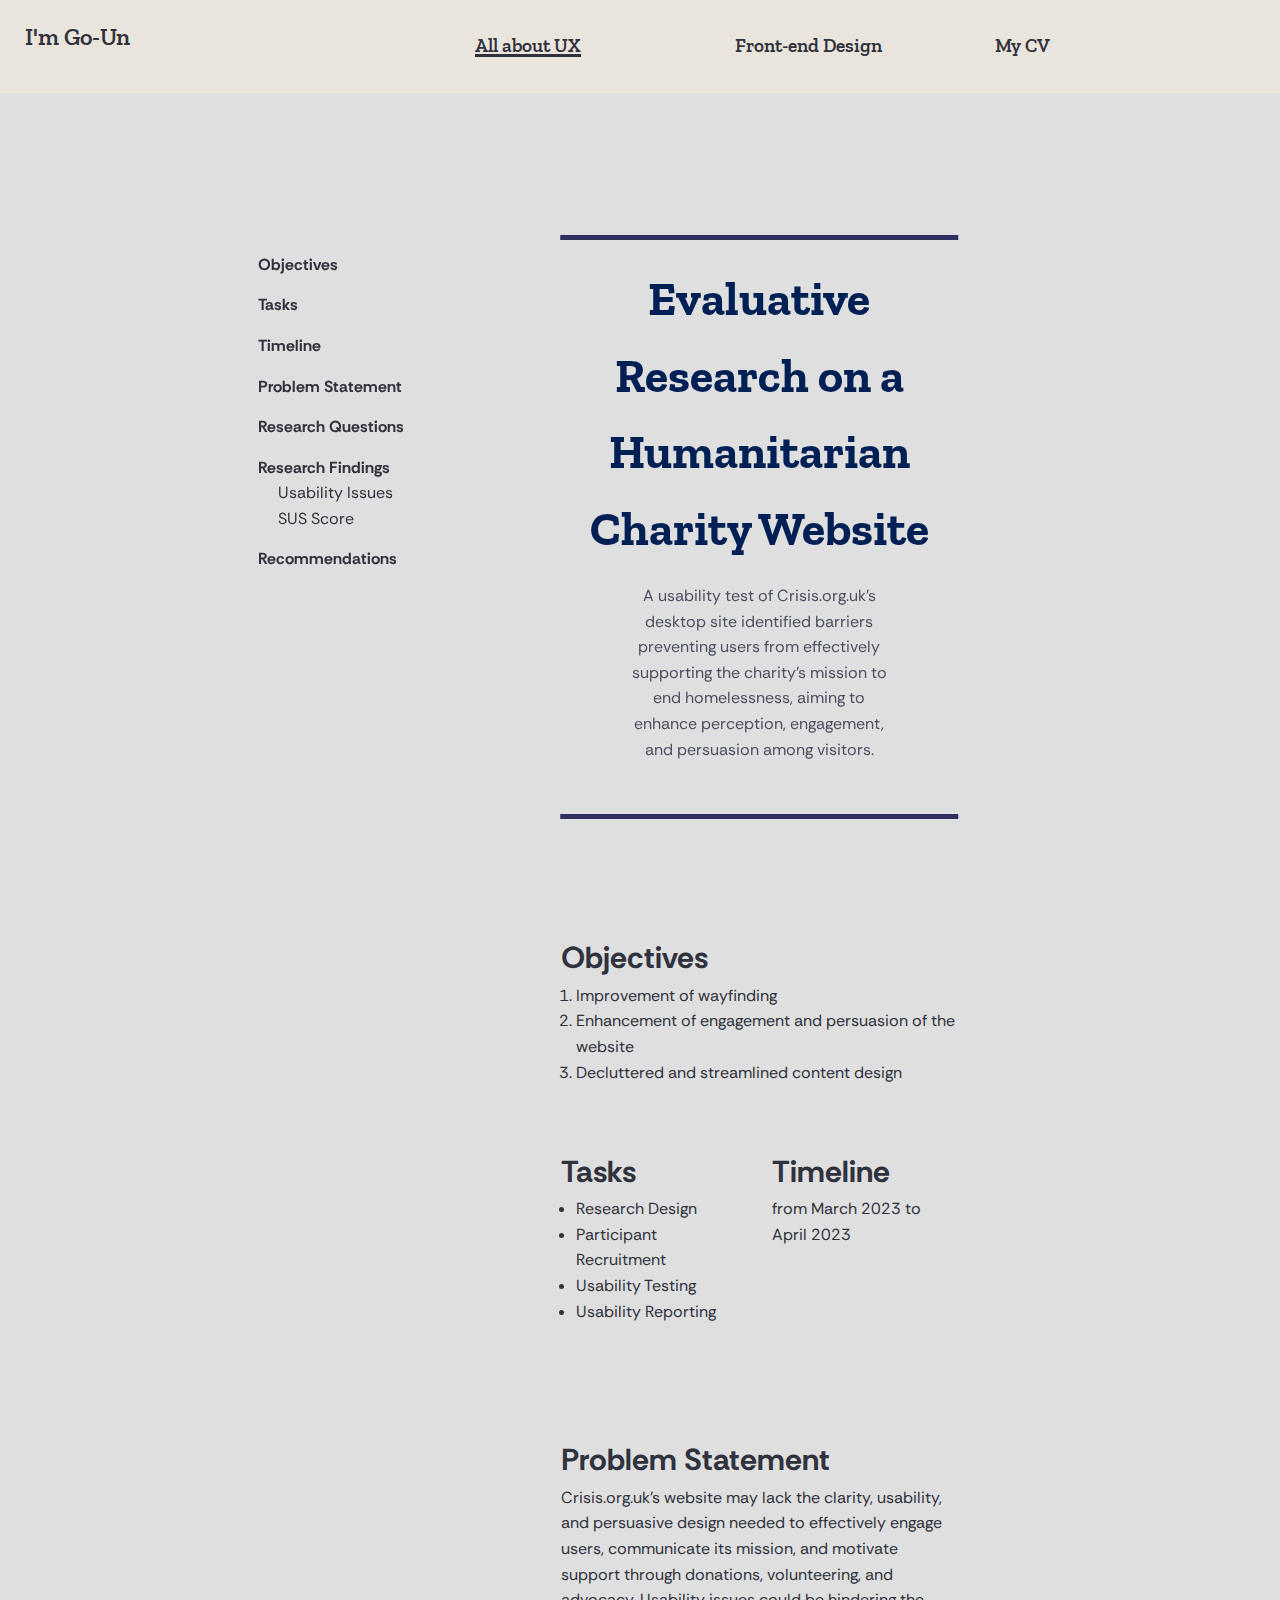
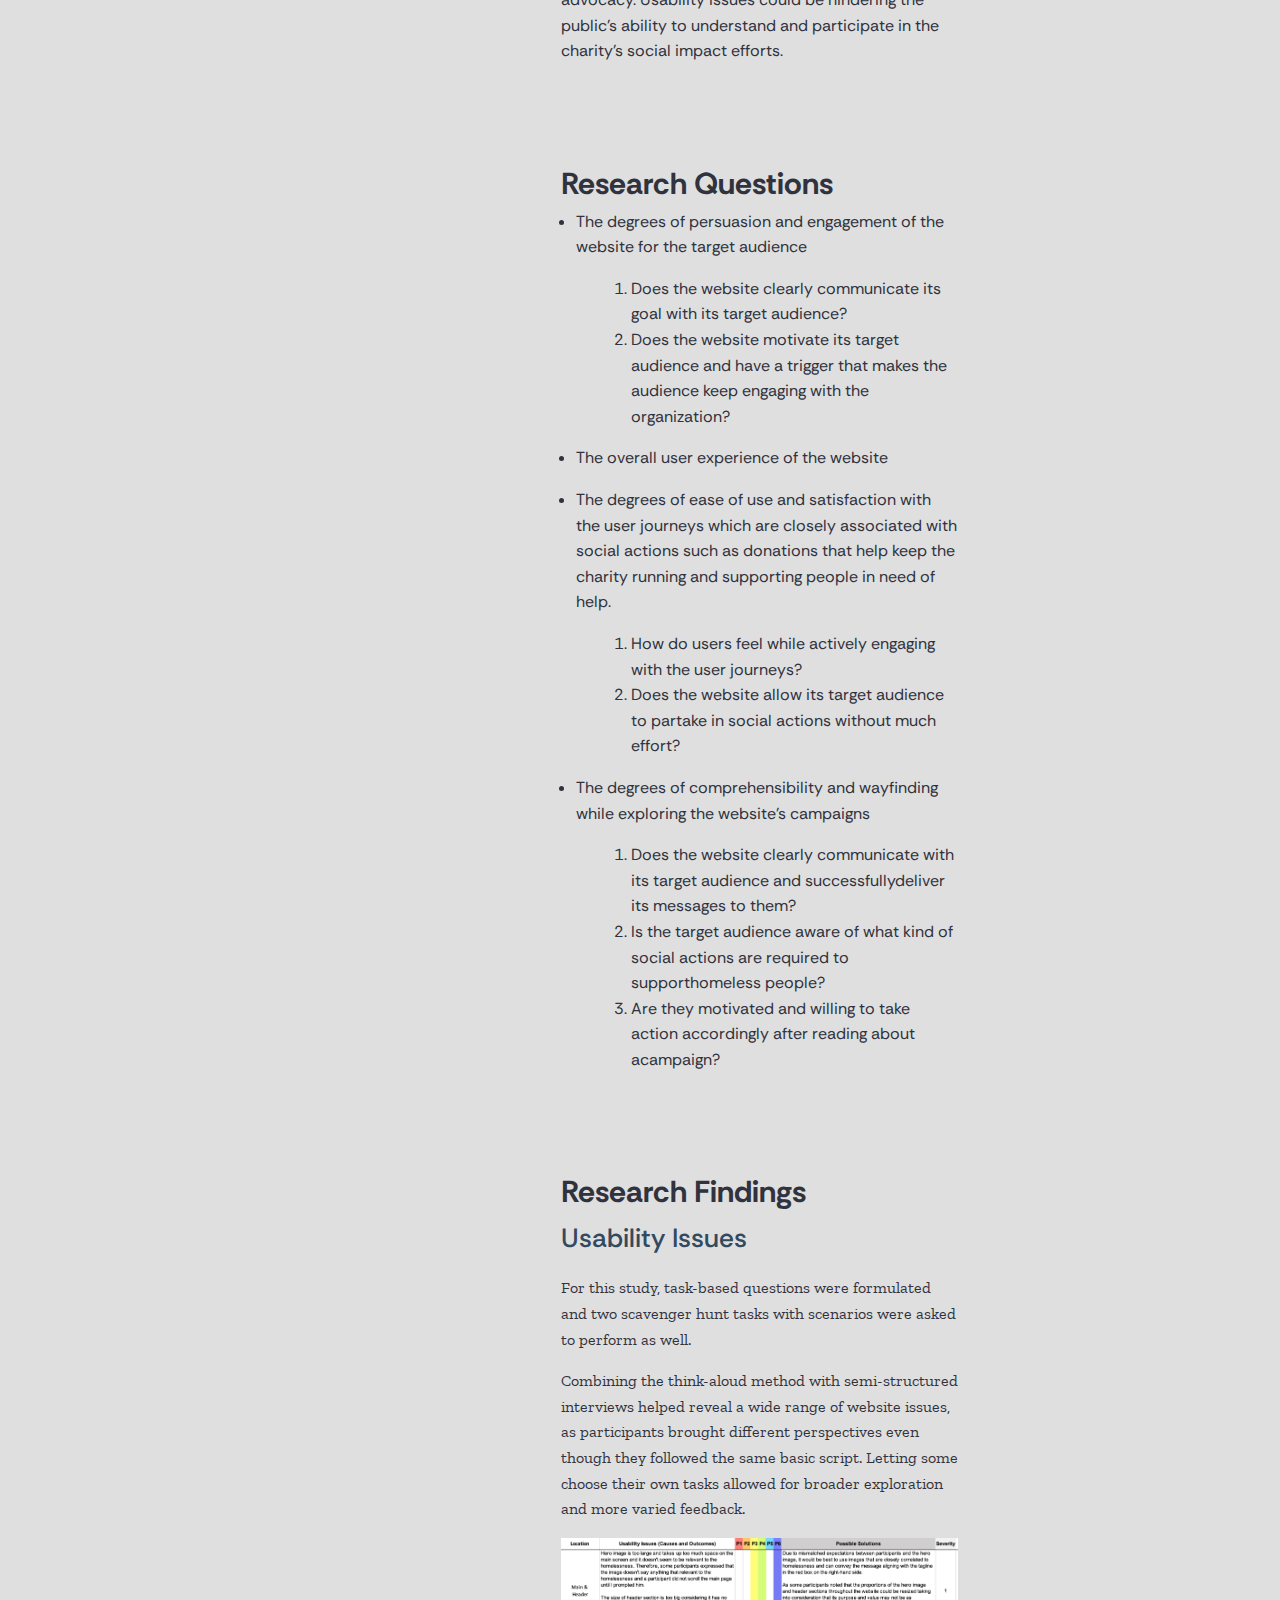
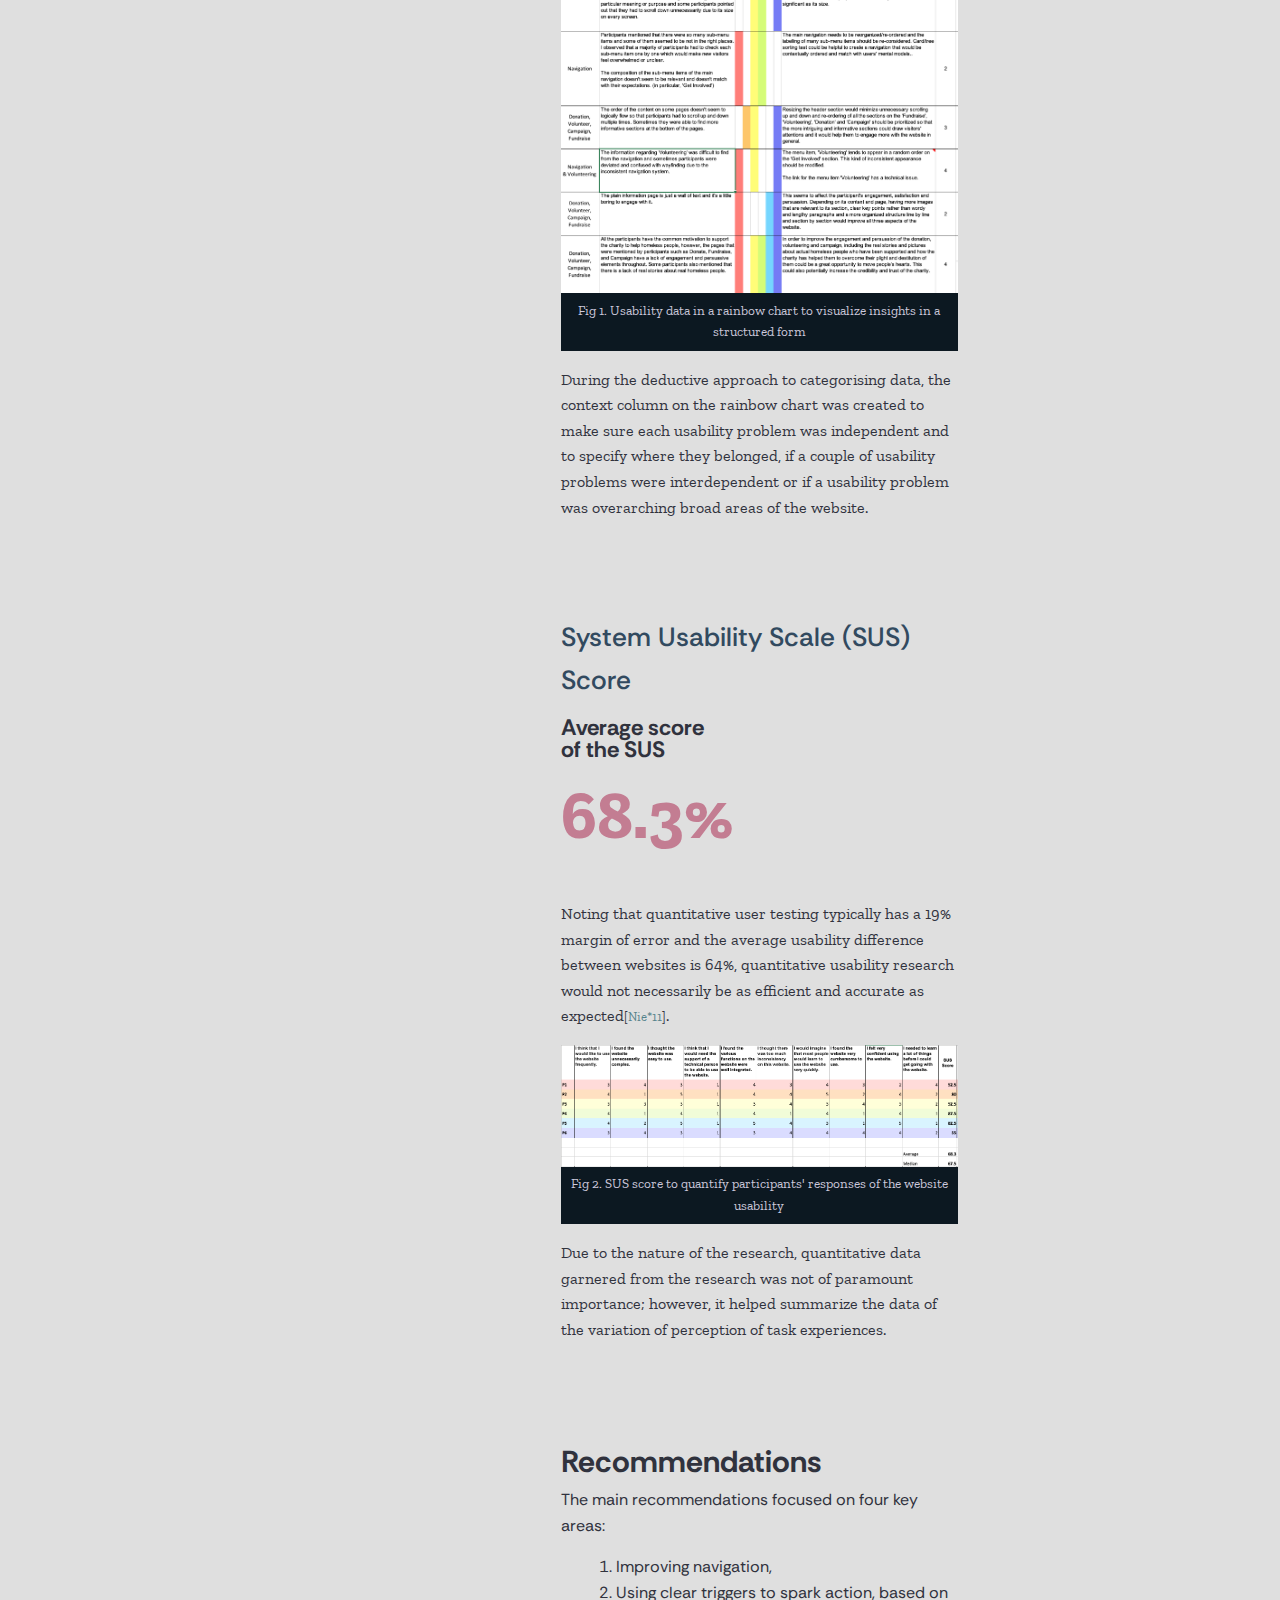
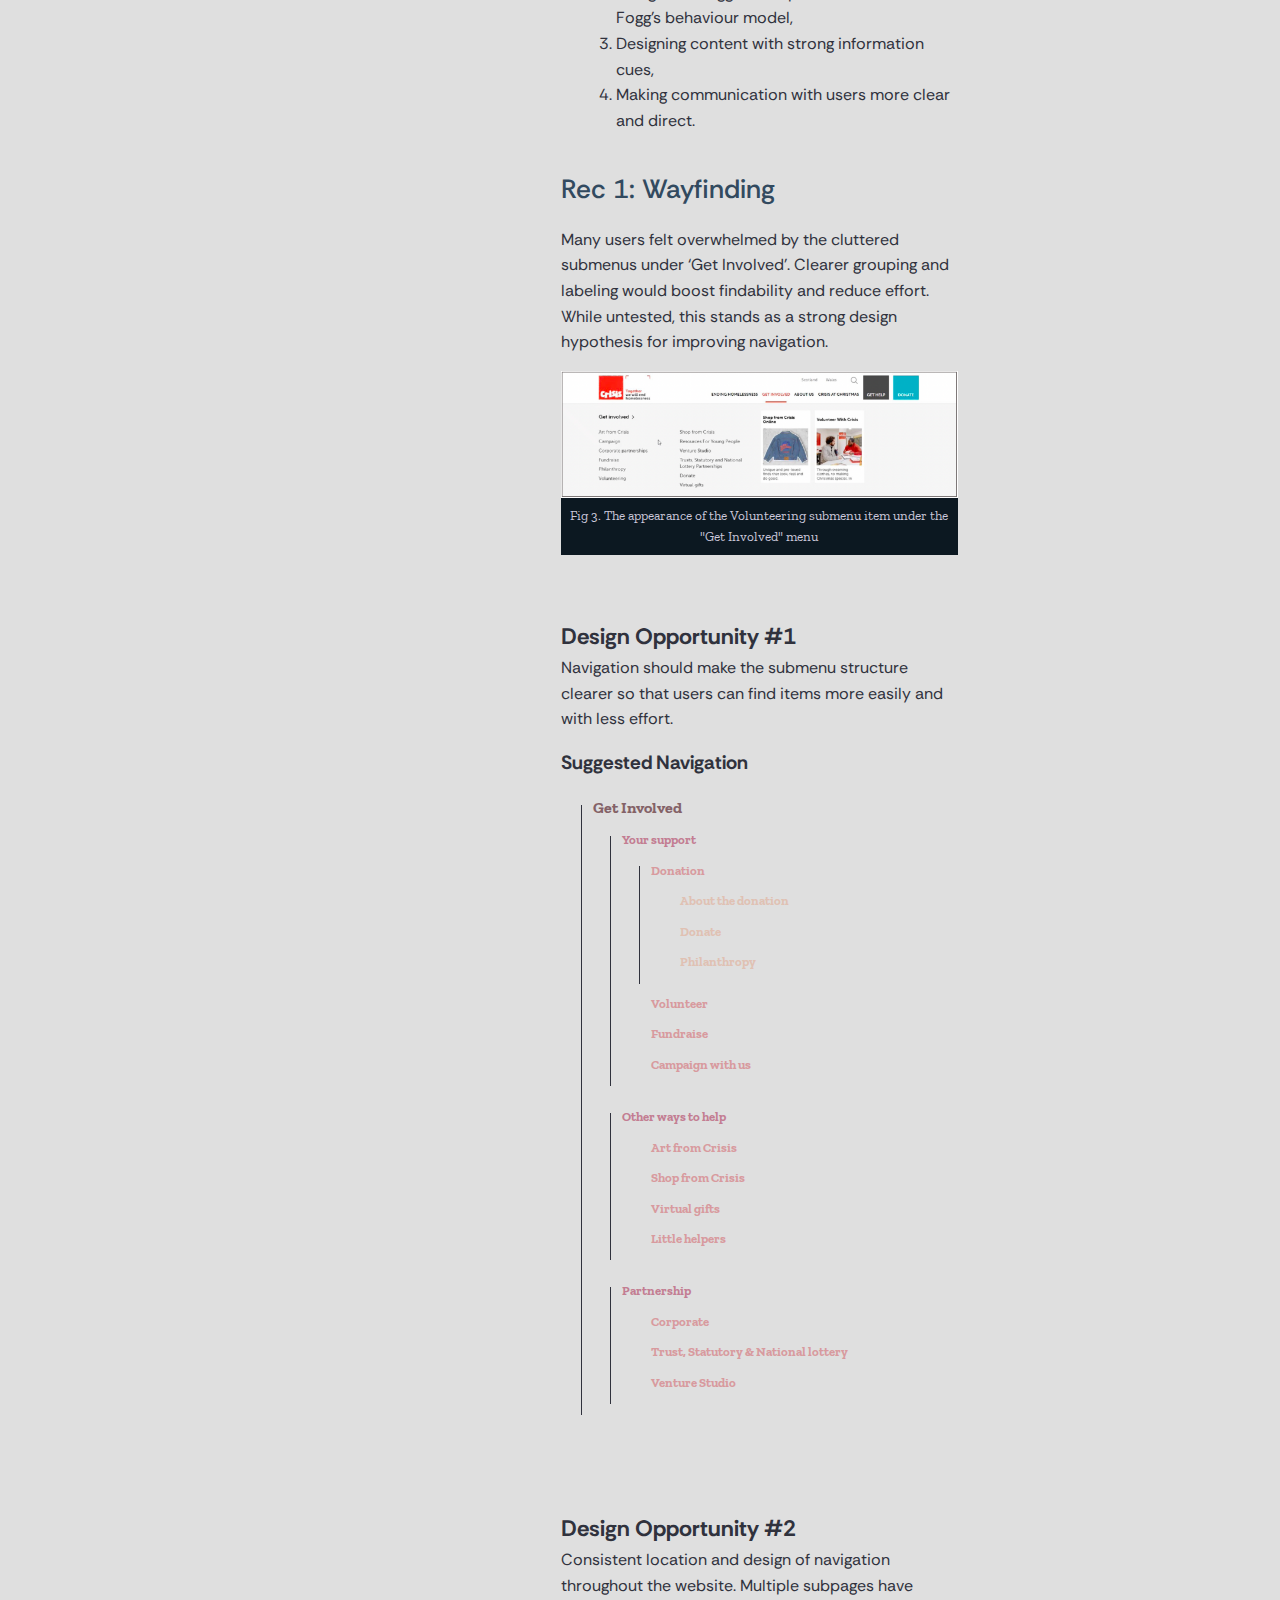
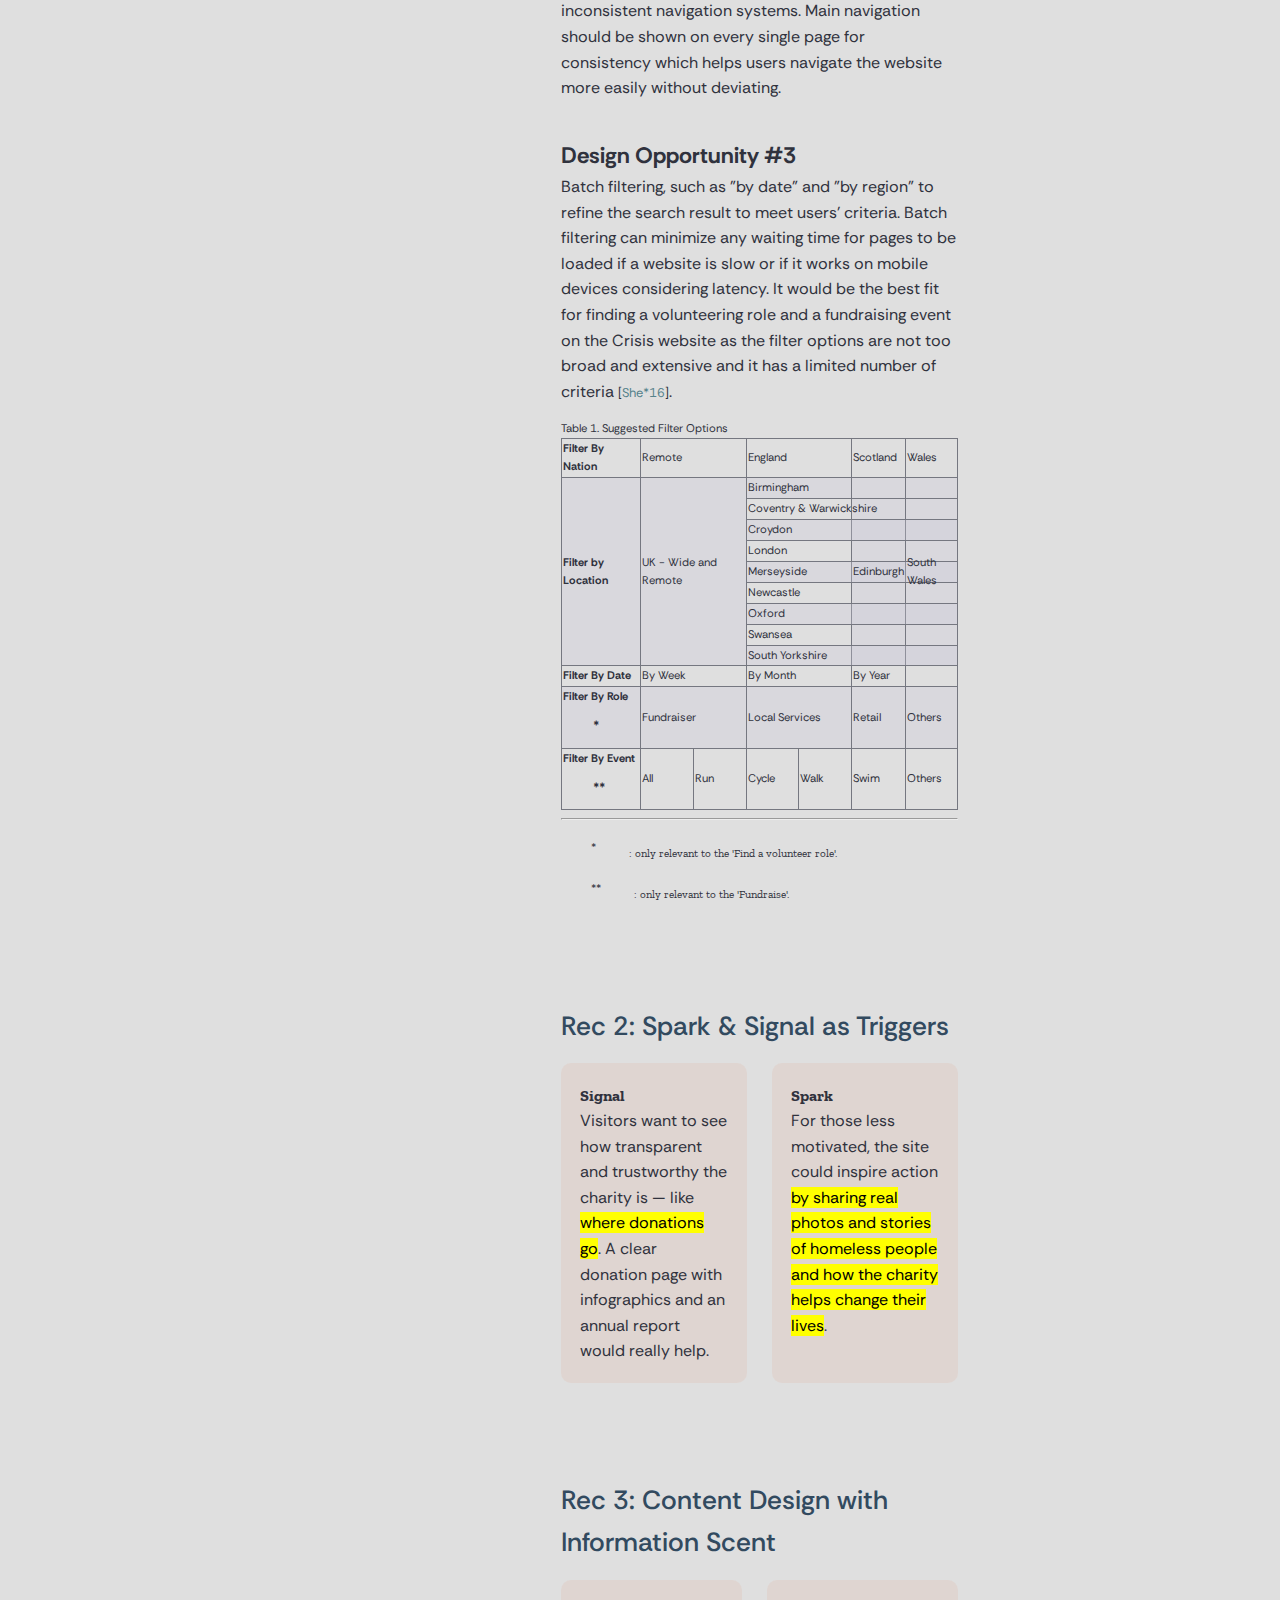
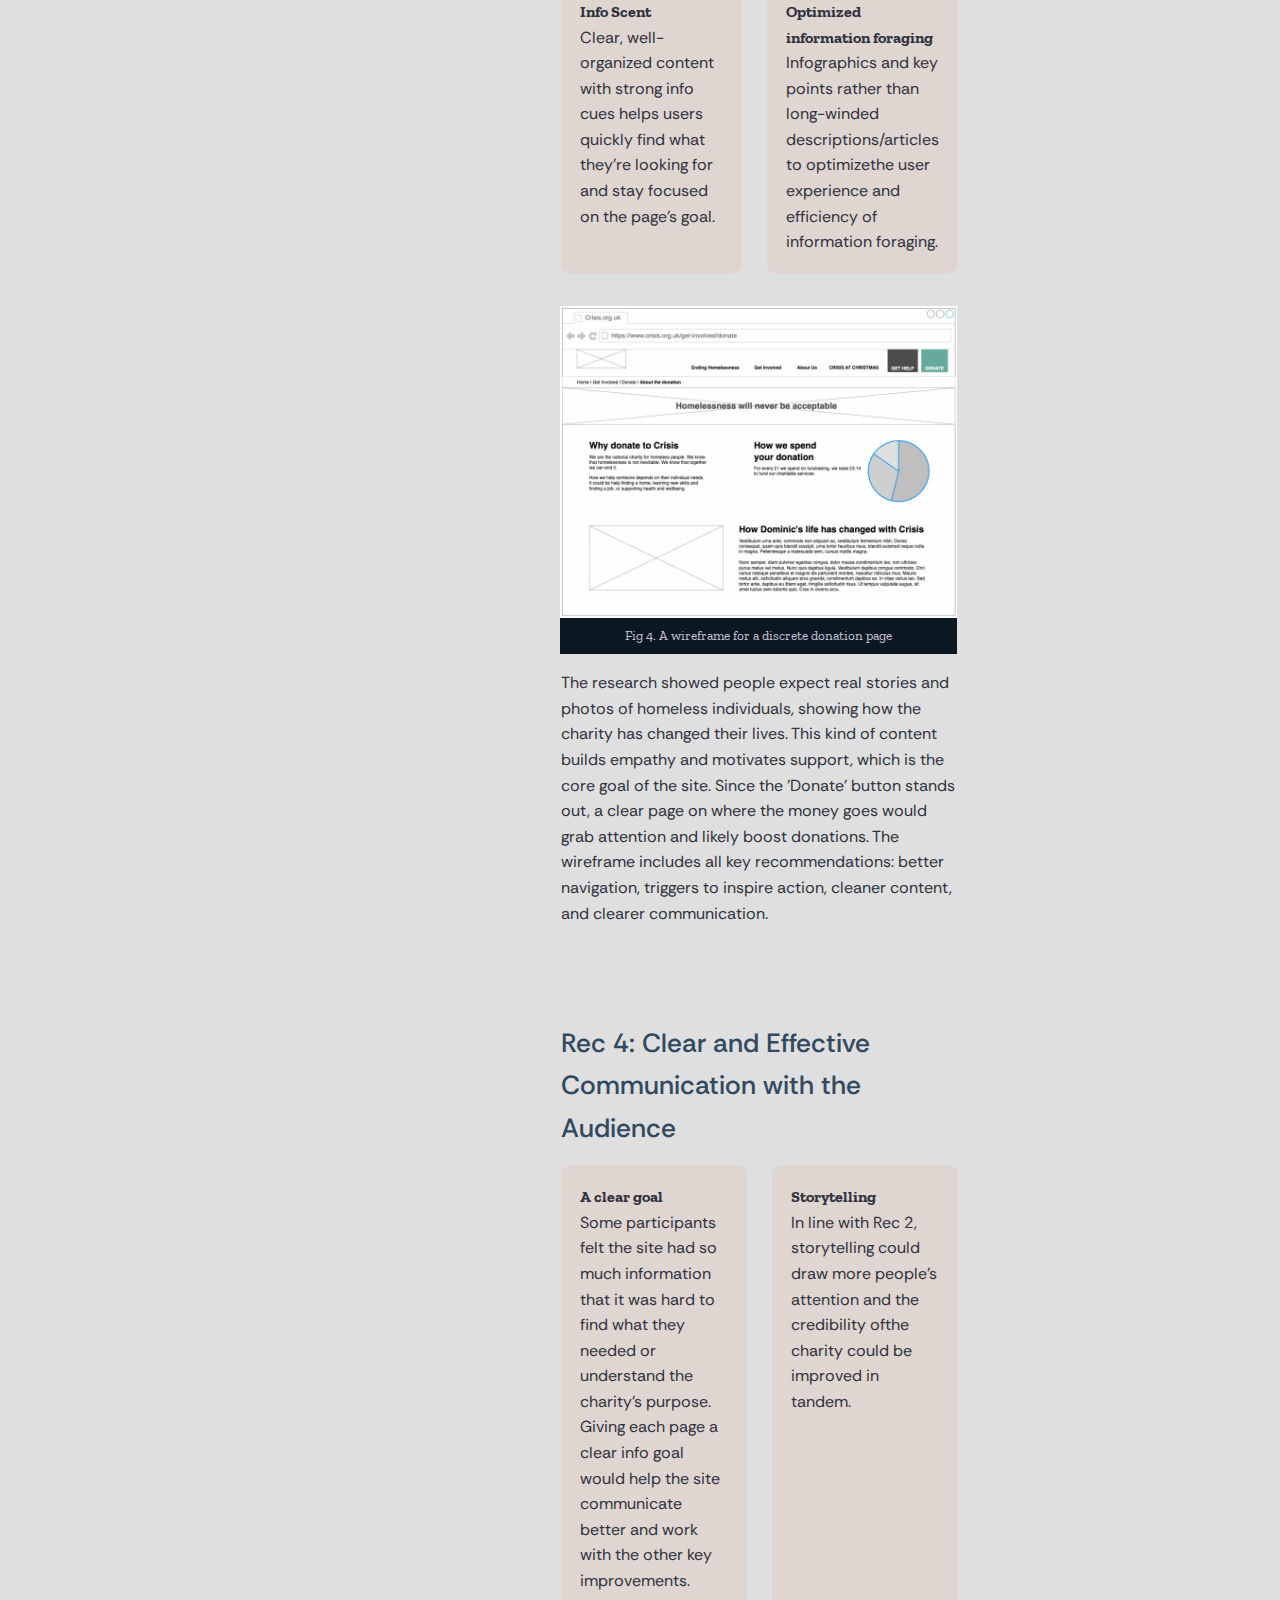
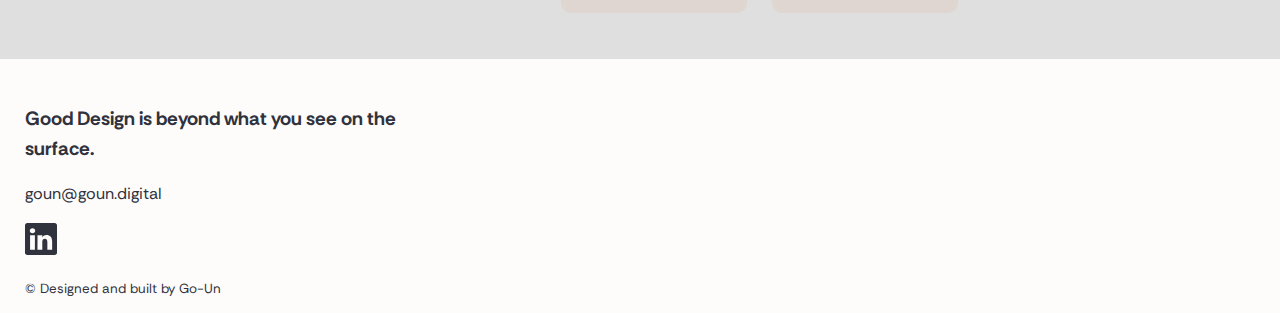
<file: ux/evaluative.htm>
<!DOCTYPE html>
<html lang="en">
<head>
    <meta charset="UTF-8">
    <meta name="viewport" content="width=device-width, initial-scale=1.0">
    <title>Evaluative Research for a Non-Profit Organization</title>
    <link rel="stylesheet" type="text/css" href="../css/common.css" />
    <link rel="stylesheet" type="text/css" href="../css/layout.css" />
    <link rel="stylesheet" type="text/css" href="../css/utilities.css" />
    <!-- <link rel="stylesheet" type="text/css" href="../css/retrospective/retrospective.css" /> -->
</head>
<body id="top">
    <div class="wrapper">
        <header>
            <div class="logo flex-container">
                <a href="../index.html">I'm Go-Un</a>
            </div>
            <nav>
                <ul class="no-style-list padding-0 flex-container space-around">
                    <li class="submenu">
                        <a href="#" class="current">All about UX</a>
                        <ul class="no-style-list padding-0 no-visible fixed">
                            <li>
                                <a href="visualization.htm" class="dropdown">Human-centred visualization</a>
                            </li>
                            <li>
                                <a href="evaluative.htm" class="dropdown">Evaluative research</a>
                            </li>
                        </ul>
                    </li>
                    <li class="submenu">
                        <a href="#">Front-end Design</a>
                        <ul class="no-style-list padding-0 no-visible fixed">
                            <li>
                                <a href="../frontend/wireframe.htm" class="dropdown">Digital Prescriptions</a>
                            </li>
                            <li>
                                <a href="../frontend/library.htm" class="dropdown">Design Library</a>
                            </li>
                        </ul>
                    </li>
                    <li class="submenu">
                        <a href="../user-research.html">My CV</a>
                    </li>
                </ul>
            </nav>
        </header>
        <main>
            <section class="subpage">
                <nav class="subpage-nav visible">
                    <ul class="no-style-list padding-0 sans-serif">
                        <li class="default-font">
                            <a href="#objectives">Objectives</a>
                        </li>
                        <li class="default-font">
                            <a href="#tasks">Tasks</a>
                        </li>
                        <li class="default-font">
                            <a href="#timeline">Timeline</a>
                        </li>
                        <li class="default-font">
                            <a href="#problem">Problem Statement</a>
                        </li>
                        <li class="default-font">
                            <a href="#questions">Research Questions</a>
                        </li>
                        <li class="default-font">
                            Research Findings
                            <ul class="no-style-list">
                                <li><a href="#issues">Usability Issues</a></li>
                                <li><a href="#sus">SUS Score</a></li>
                            </ul>
                        </li>
                        <li class="default-font">
                            <a href="#recommendations">Recommendations</a>
                        </li>
                    </ol>
                </nav>
                <article class="title-area">
                    <h1 class="page-title">Evaluative Research on a Humanitarian Charity Website</h1>
                    <p class="page-para margin-bottom-2">A usability test of Crisis.org.uk's desktop site identified barriers preventing users from effectively supporting the charity’s mission to end homelessness, aiming to enhance perception, engagement, and persuasion among visitors.</p>
                </article>
                
                <article class="content-area">
                    <section class="margin-bottom-2">
                        <h3 class="margin-bottom-0" id="motivation">Objectives</h3>
                        <ol class="sans-serif padding-0">
                            <li>Improvement of wayfinding</li>
                            <li>Enhancement of engagement and persuasion of the website</li>
                            <li>Decluttered and streamlined content design</li>
                        </ul>
                    </section>
                    
                    <section class="second-column margin-bottom-6">
                        <div class="column-1">
                            <h3 class="margin-bottom-0" id="tasks">Tasks</h3>
                            <ul class="sans-serif padding-0">
                                <li>Research Design</li>
                                <li>Participant Recruitment</li>
                                <li>Usability Testing</li>
                                <li>Usability Reporting</li>
                            </ul>
                        </div>
                        <div class="column-2">
                            <h3 class="margin-bottom-0" id="timeline">Timeline</h3>
                            <p class="sans-serif">from March 2023 to April 2023</p>
                        </div>
                    </section>
                    
                    <section class="margin-bottom-6">
                        <h3 class="margin-0 margin-bottom-0" id="problem">Problem Statement</h3>
                        <p class="sans-serif">Crisis.org.uk's website may lack the clarity, usability, and persuasive design needed to effectively engage users, communicate its mission, and motivate support through donations, volunteering, and advocacy. Usability issues could be hindering the public’s ability to understand and participate in the charity’s social impact efforts.</p>
                    </section>

                    <section class="margin-bottom-6">
                        <h3 class="margin-0 margin-bottom-0" id="questions">Research Questions</h3>
                        <ul class="sans-serif padding-0">
                            <li class="margin-bottom-1">
                                <p class="margin-top-0">The degrees of persuasion and engagement of the website for the target audience</p>
                                <ol>
                                    <li>Does the website clearly communicate its goal with its target audience?</li>
                                    <li>Does the website motivate its target audience and have a trigger that makes the audience keep engaging with the organization?</li>
                                </ol>
                            </li>
                            <li>
                                <p>The overall user experience of the website</p>
                            </li>
                            <li>
                                <p>The degrees of ease of use and satisfaction with the user journeys which are closely associated with social actions such as donations that help keep the charity running and supporting people in need of help.</p>
                                <ol>
                                    <li>How do users feel while actively engaging with the user journeys?</li>
                                    <li>Does the website allow its target audience to partake in social actions without much effort?</li>
                                </ol>
                            </li>
                            <li>
                                <p>The degrees of comprehensibility and wayfinding while exploring the website's campaigns</p>
                                <ol>
                                    <li>Does the website clearly communicate with its target audience and successfullydeliver its messages to them?</li>
                                    <li>Is the target audience aware of what kind of social actions are required to supporthomeless people?</li>
                                    <li>Are they motivated and willing to take action accordingly after reading about acampaign?</li>
                                </ol>
                            </li>
                        </ul>
                    </section>
                        
                    <section class="margin-bottom-6">
                        <h3 class="margin-bottom-0">Research Findings</h3>
                        <div class="margin-bottom-6">
                            <h4 class="h3-heading margin-0" id="issues">Usability Issues</h4>
                            <p>For this study, task-based questions were formulated and two scavenger hunt tasks with scenarios were asked to perform as well.</p>
                            <p>Combining the think-aloud method with semi-structured interviews helped reveal a wide range of website issues, as participants brought different perspectives even though they followed the same basic script. Letting some choose their own tasks allowed for broader exploration and more varied feedback.</p>
                            <figure class="margin-0">
                                <img src="../imgs/rainbow-chart.png" width="100%" height="" alt="an image excerpt of rainbow chart for the study" />
                                <figcaption class="sm-text text-center">Fig 1. Usability data in a rainbow chart to visualize insights in a structured form</figcaption>
                            </figure>
                            <p>During the deductive approach to categorising data, the context column on the rainbow chart was created to make sure each usability problem was independent and to specify where they belonged, if a couple of usability problems were interdependent or if a usability problem was overarching broad areas of the website.</p>
                        </div>
                        <div>
                            <h4 class="h3-heading margin-0" id="sus">System Usability Scale (SUS) Score</h4>
                            <dl class="margin-bottom-2">
                                <div>
                                    <dt class="serif font-heavy h5 no-lineheight-h5">Average score<br />of the SUS</dt>
                                    <dd class="margin-0"><p class="margin-0 accent-number">68.3%</p></dd>
                                </div>
                            </dl>
                            <p>Noting that quantitative user testing typically has a 19% margin of error and the average usability difference between websites is 64%, quantitative usability research would not necessarily be as efficient and accurate as expected<cite>[<a href="https://www.nngroup.com/articles/accuracy-vs-insights-quantitative-ux/">Nie*11</a>]</cite>.</p>
                            <figure class="margin-0">
                                <img src="../imgs/SUS-scores.png" width="100%" height="" alt="an image excerpt of SUS score for the study" />
                                <figcaption class="sm-text text-center">Fig 2. SUS score to quantify participants' responses of the website usability</figcaption>
                            </figure>
                            <p>Due to the nature of the research, quantitative data garnered from the research was not of paramount importance; however, it helped summarize the data of the variation of perception of task experiences.</p>
                        </div>
                    </section>

                    <section class="margin-bottom-6">
                        <h3 class="margin-bottom-0" id="recommendations">Recommendations</h3>
                        <p class="sans-serif">The main recommendations focused on four key areas:
                            <ol class="sans-serif">
                                <li>Improving navigation,</li>
                                <li>Using clear triggers to spark action, based on Fogg's behaviour model,</li>
                                <li>Designing content with strong information cues,</li>
                                <li>Making communication with users more clear and direct.</li>
                            </ol>
                        </p>
                        <div>
                            <!-- Recommendation 1: wayfinding -->
                            <h4 class="h3-heading margin-bottom-0">Rec 1: Wayfinding</h4>
                            <p class="sans-serif margin-bottom-1">Many users felt overwhelmed by the cluttered submenus under ‘Get Involved’. Clearer grouping and labeling would boost findability and reduce effort. While untested, this stands as a strong design hypothesis for improving navigation.</p>
                            <figure class="margin-0 margin-bottom-4">
                                <img src="../imgs/get-involved-menu-2.png" width="100%" height="" alt="an image excerpt of SUS score for the study" />
                                <figcaption class="sm-text text-center">Fig 3. The appearance of the Volunteering submenu item under the "Get Involved" menu</figcaption>
                            </figure>
                            
                            <h5 class="margin-bottom-0">Design Opportunity #1</h5>
                            <p class="sans-serif margin-top-0">Navigation should make the submenu structure clearer so that users can find items more easily and with less effort.</p>
                            <h6 class="margin-top-0">Suggested Navigation</h6>
                            <ul class="suggested-nav no-style-list margin-bottom-6">
                                <li>Get Involved
                                    <ul class="no-style-list">
                                        <li>Your support
                                            <ul class="no-style-list">
                                                <li>Donation
                                                    <ul class="no-style-list">
                                                        <li>About the donation</li>
                                                        <li>Donate</li>
                                                        <li>Philanthropy</li>
                                                    </ul>
                                                </li>
                                                <li>Volunteer</li>
                                                <li>Fundraise</li>
                                                <li>Campaign with us</li>
                                            </ul>
                                        </li>
                                    </ul>
                                    <ul class="suggested-nav no-style-list">
                                        <li>Other ways to help
                                            <ul class="no-style-list">
                                                <li>Art from Crisis</li>
                                                <li>Shop from Crisis</li>
                                                <li>Virtual gifts</li>
                                                <li>Little helpers</li>
                                            </ul>
                                        </li>
                                    </ul>
                                    <ul class="suggested-nav no-style-list">
                                        <li>Partnership
                                            <ul class="no-style-list">
                                                <li>Corporate</li>
                                                <li>Trust, Statutory & National lottery</li>
                                                <li>Venture Studio</li>
                                            </ul>
                                        </li>
                                    </ul>
                                </li>
                            </ul>

                            <h5 class="margin-bottom-0">Design Opportunity #2</h5>
                            <p class="sans-serif margin-top-0">Consistent location and design of navigation throughout the website. Multiple subpages have inconsistent navigation systems. Main navigation should be shown on every single page for consistency which helps users navigate the website more easily without deviating.</p>

                            <h5 class="margin-bottom-0">Design Opportunity #3</h5>
                            <p class="sans-serif margin-top-0">Batch filtering, such as "by date" and "by region" to refine the search result to meet users' criteria. Batch filtering can minimize any waiting time for pages to be loaded if a website is slow or if it works on mobile devices considering latency. It would be the best fit for finding a volunteering role and a fundraising event on the Crisis website as the filter options are not too broad and extensive and it has a limited number of criteria <cite>[<a href="https://www.nngroup.com/articles/applying-filters/">She*16</a>]</cite>.</p>
                            <table class="trad-table sans-serif">
                                <caption>Table 1. Suggested Filter Options</caption>
                                <tr>
                                    <th scope="row">Filter By Nation</td>
                                    <td colspan="2">Remote</td>
                                    <td colspan="2">England</td>
                                    <td>Scotland</td>
                                    <td>Wales</td>
                                </tr>
                                <tr>
                                    <th scope="row" rowspan="9">Filter by Location</th>
                                    <td rowspan="9" colspan="2">UK - Wide and Remote</td>
                                    <td colspan="2">Birmingham</td>
                                    <td rowspan="9">Edinburgh</td>
                                    <td rowspan="9">South Wales</td>
                                </tr>
                                <tr>
                                    <td colspan="4">Coventry & Warwickshire</td>
                                </tr>
                                <tr>
                                    <td colspan="4">Croydon</td>
                                </tr>
                                <tr>
                                    <td colspan="4">London</td>
                                </tr>
                                <tr>
                                    <td colspan="4">Merseyside</td>
                                </tr>
                                <tr>
                                    <td colspan="4">Newcastle</td>
                                </tr>
                                <tr>
                                    <td colspan="4">Oxford</td>
                                </tr>
                                <tr>
                                    <td colspan="4">Swansea</td>
                                </tr>
                                <tr>
                                    <td colspan="4">South Yorkshire</td>
                                </tr>
                                <tr>
                                    <th scope="row">Filter By Date</th>
                                    <td colspan="2">By Week</td>
                                    <td colspan="2">By Month</td>
                                    <td>By Year</td>
                                    <td></td>
                                </tr>
                                <tr>
                                    <th scope="row">Filter By Role<sup><small><a href="#footnote-1">*</a></small></sup></th>
                                    <td colspan="2">Fundraiser</td>
                                    <td colspan="2">Local Services</td>
                                    <td>Retail</td>
                                    <td>Others</td>
                                </tr>
                                <tr>
                                    <th scope="row">Filter By Event<sup><small><a href="#footnote-2">**</a></small></sup></th>
                                    <td>All</td>
                                    <td>Run</td>
                                    <td>Cycle</td>
                                    <td>Walk</td>
                                    <td>Swim</td>
                                    <td>Others</td>
                                </tr>
                            </table>
                            <hr />
                            <p id="footnote-1" class="footnote"><sup><small>*</small></sup> : only relevant to the 'Find a volunteer role'.</p>
                            <p id="footnote-2" class="footnote margin-bottom-6"><sup><small>**</small></sup> : only relevant to the 'Fundraise'.</p>
                        </div>
                        <div>
                            <!-- Recommendation 2: Spark and signal as triggers -->
                            <h4 class="h3-heading margin-bottom-0">Rec 2: Spark & Signal as Triggers</h4>
                            <dl class="second-column margin-bottom-6 margin-top-1">
                                <div class="column-1 background-color">
                                    <dt class="serif font-heavy">Signal</dt>
                                    <dd class="margin-0 sans-serif">Visitors want to see how transparent and trustworthy the charity is — like <mark>where donations go</mark>. A clear donation page with infographics and an annual report would really help.</dd>
                                </div>
                                <div class="column-2 background-color">
                                    <dt class="serif font-heavy">Spark</dt>
                                    <dd class="margin-0 sans-serif">For those less motivated, the site could inspire action <mark>by sharing real photos and stories of homeless people and how the charity helps change their lives</mark>.</dd>
                                </div>
                            </dl>
                        </div>
                        <div>
                            <!-- Recommendation 3: Content Design -->
                            <h4 class="h3-heading margin-bottom-0">Rec 3: Content Design with Information Scent</h4>
                            <dl class="second-column margin-bottom-2 margin-top-1">
                                <div class="column-1 background-color">
                                    <dt class="serif font-heavy">Info Scent</dt>
                                    <dd class="margin-0 sans-serif">Clear, well-organized content with strong info cues helps users quickly find what they're looking for and stay focused on the page's goal.</dd>
                                </div>
                                <div class="column-2 background-color">
                                    <dt class="serif font-heavy">Optimized information foraging</dt>
                                    <dd class="margin-0 sans-serif">Infographics and key points rather than long-winded descriptions/articles to optimizethe user experience and efficiency of information foraging.</dd>
                                </div>
                            </dl>
                            <figure>
                                <img src="../imgs/wireframe-donation.png" width="100%"  alt="A wireframe for a discrete donation page"/>
                                <figcaption class="sm-text text-center">Fig 4. A wireframe for a discrete donation page</figcaption>
                            </figure>
                            <p class="sans-serif margin-bottom-6">The research showed people expect real stories and photos of homeless individuals, showing how the charity has changed their lives. This kind of content builds empathy and motivates support, which is the core goal of the site. Since the 'Donate' button stands out, a clear page on where the money goes would grab attention and likely boost donations. The wireframe includes all key recommendations: better navigation, triggers to inspire action, cleaner content, and clearer communication.</p>
                        </div>
                        <div>
                            <!-- Recommendation 4: Clear and effective communication with the audienc -->
                            <h4 class="h3-heading margin-bottom-0">Rec 4: Clear and Effective Communication with the Audience</h4>
                            <dl class="second-column margin-bottom-6 margin-top-1">
                                <div class="column-1 background-color">
                                    <dt class="serif font-heavy">A clear goal</dt>
                                    <dd class="margin-0 sans-serif">Some participants felt the site had so much information that it was hard to find what they needed or understand the charity’s purpose. Giving each page a clear info goal would help the site communicate better and work with the other key improvements.</dd>
                                </div>
                                <div class="column-2 background-color">
                                    <dt class="serif font-heavy">Storytelling</dt>
                                    <dd class="margin-0 sans-serif">In line with Rec 2, storytelling could draw more people's attention and the credibility ofthe charity could be improved in tandem.</dd>
                                </div>
                            </dl>
                            
                        </div>
                    </section>
                </article>
            </section>
        </main>
        <footer>
            <section>
                <h6>Good Design is beyond what you see on the surface.</h6>
                <p class="sans-serif"><a href="mailto:goun@goun.digital">goun@goun.digital</a></p>
                <p>
                    <a href="https://www.linkedin.com/in/goun-shin" target="_blank">
                        <svg xmlns="http://www.w3.org/2000/svg" width="32" height="32" fill="currentColor" class="bi bi-linkedin" viewBox="0 0 16 16">
                            <path d="M0 1.146C0 .513.526 0 1.175 0h13.65C15.474 0 16 .513 16 1.146v13.708c0 .633-.526 1.146-1.175 1.146H1.175C.526 16 0 15.487 0 14.854zm4.943 12.248V6.169H2.542v7.225zm-1.2-8.212c.837 0 1.358-.554 1.358-1.248-.015-.709-.52-1.248-1.342-1.248S2.4 3.226 2.4 3.934c0 .694.521 1.248 1.327 1.248zm4.908 8.212V9.359c0-.216.016-.432.08-.586.173-.431.568-.878 1.232-.878.869 0 1.216.662 1.216 1.634v3.865h2.401V9.25c0-2.22-1.184-3.252-2.764-3.252-1.274 0-1.845.7-2.165 1.193v.025h-.016l.016-.025V6.169h-2.4c.03.678 0 7.225 0 7.225z"/>
                        </svg>
                    </a>
                </p>
                <p class="sm-text sans-serif">&copy; Designed and built by Go-Un</p>
            </section>
            <section>
                
            </section>
            <section>
            </section>
        </footer>
        <div class="top-btn no-visible">
            <a href="#top" class="sans-serif">
                <span>Go to top</span>
                <svg viewBox="0 0 200 200" xmlns="http://www.w3.org/2000/svg">
                <path fill="#e8c547" d="M46.8,-44.1C58.6,-35,64.7,-17.5,62.1,-2.5C59.6,12.4,48.4,24.8,36.6,41.4C24.8,58,12.4,78.7,-4.6,83.4C-21.7,88,-43.3,76.5,-58.8,59.9C-74.4,43.3,-83.7,21.7,-82.6,1.1C-81.4,-19.4,-69.8,-38.8,-54.3,-47.9C-38.8,-57.1,-19.4,-56.1,-1,-55.1C17.5,-54.2,35,-53.3,46.8,-44.1Z" transform="translate(100 100)" />
            </svg>
            </a>
        </div>
    </div>
    <script type="text/javascript" src="../js/common.js"></script>
    <script type="text/javascript" src="../js/menu.js"></script>
</body>
</html>
</file>
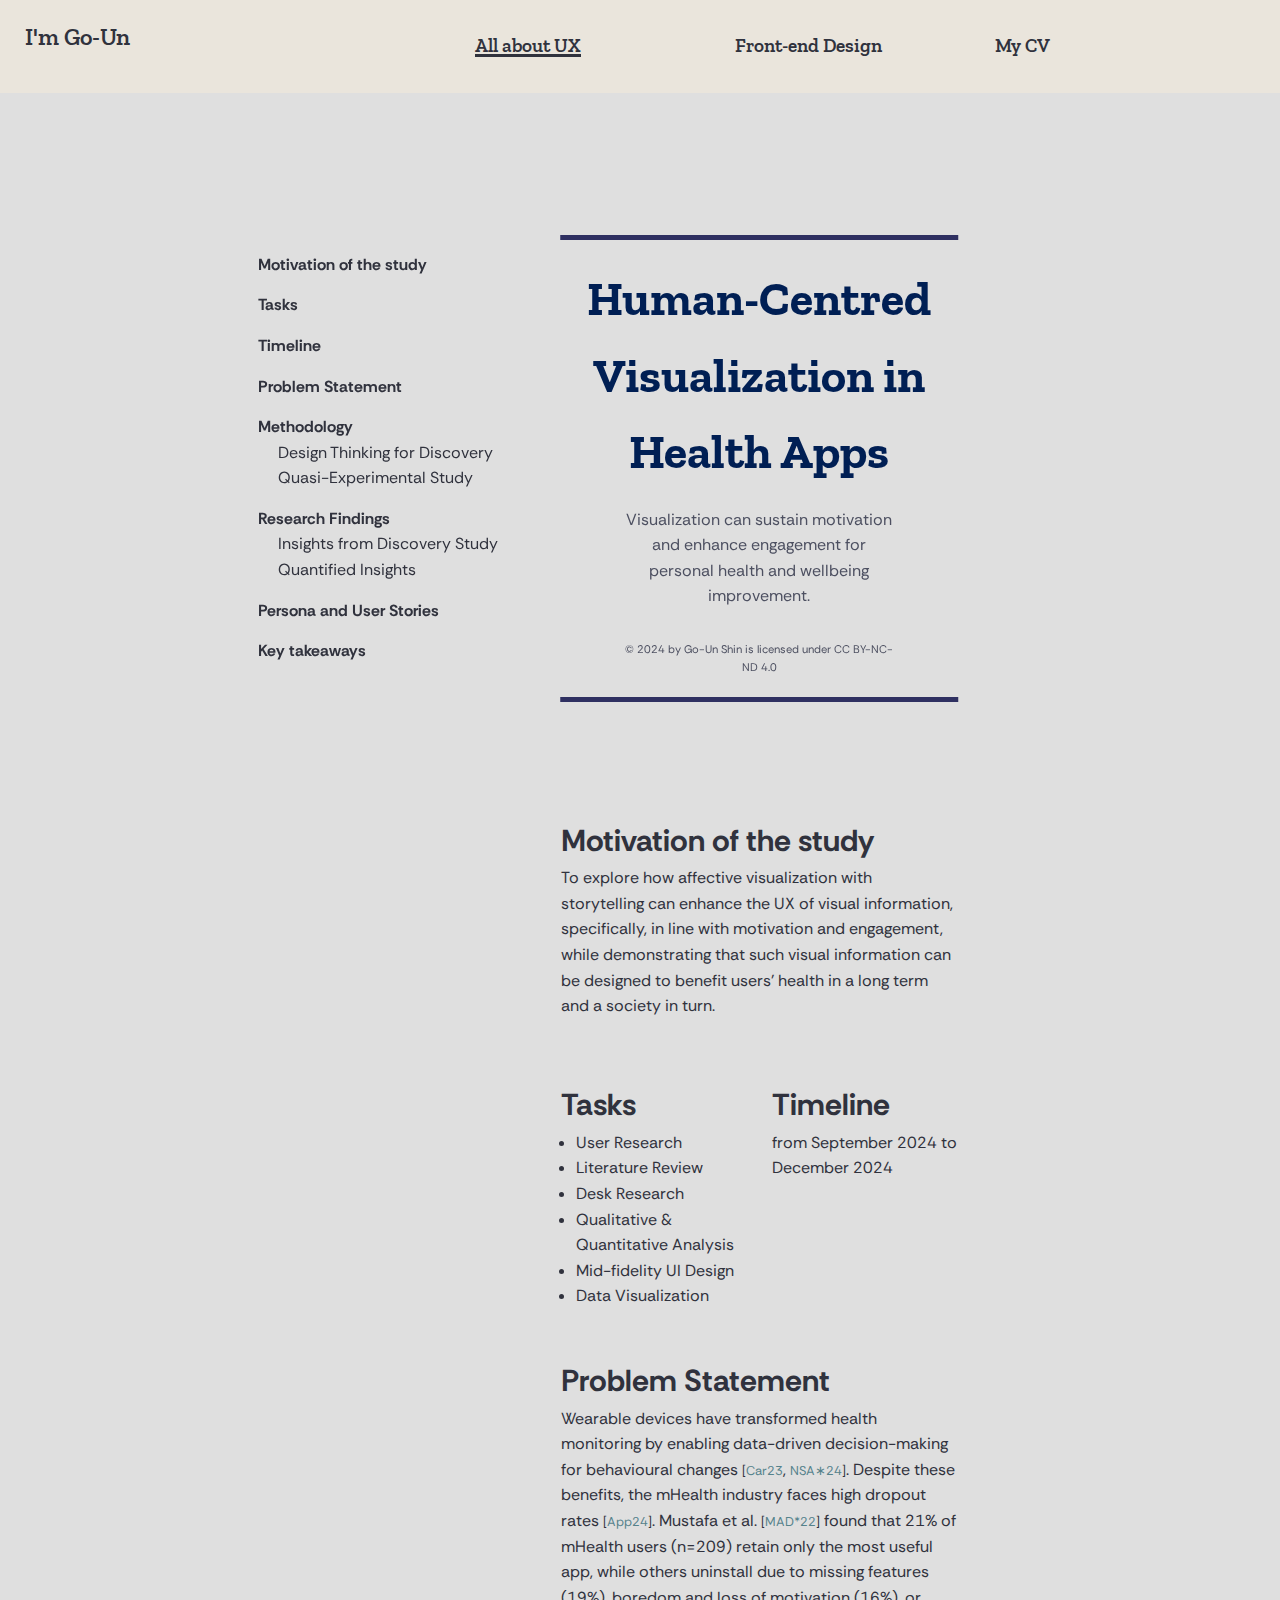
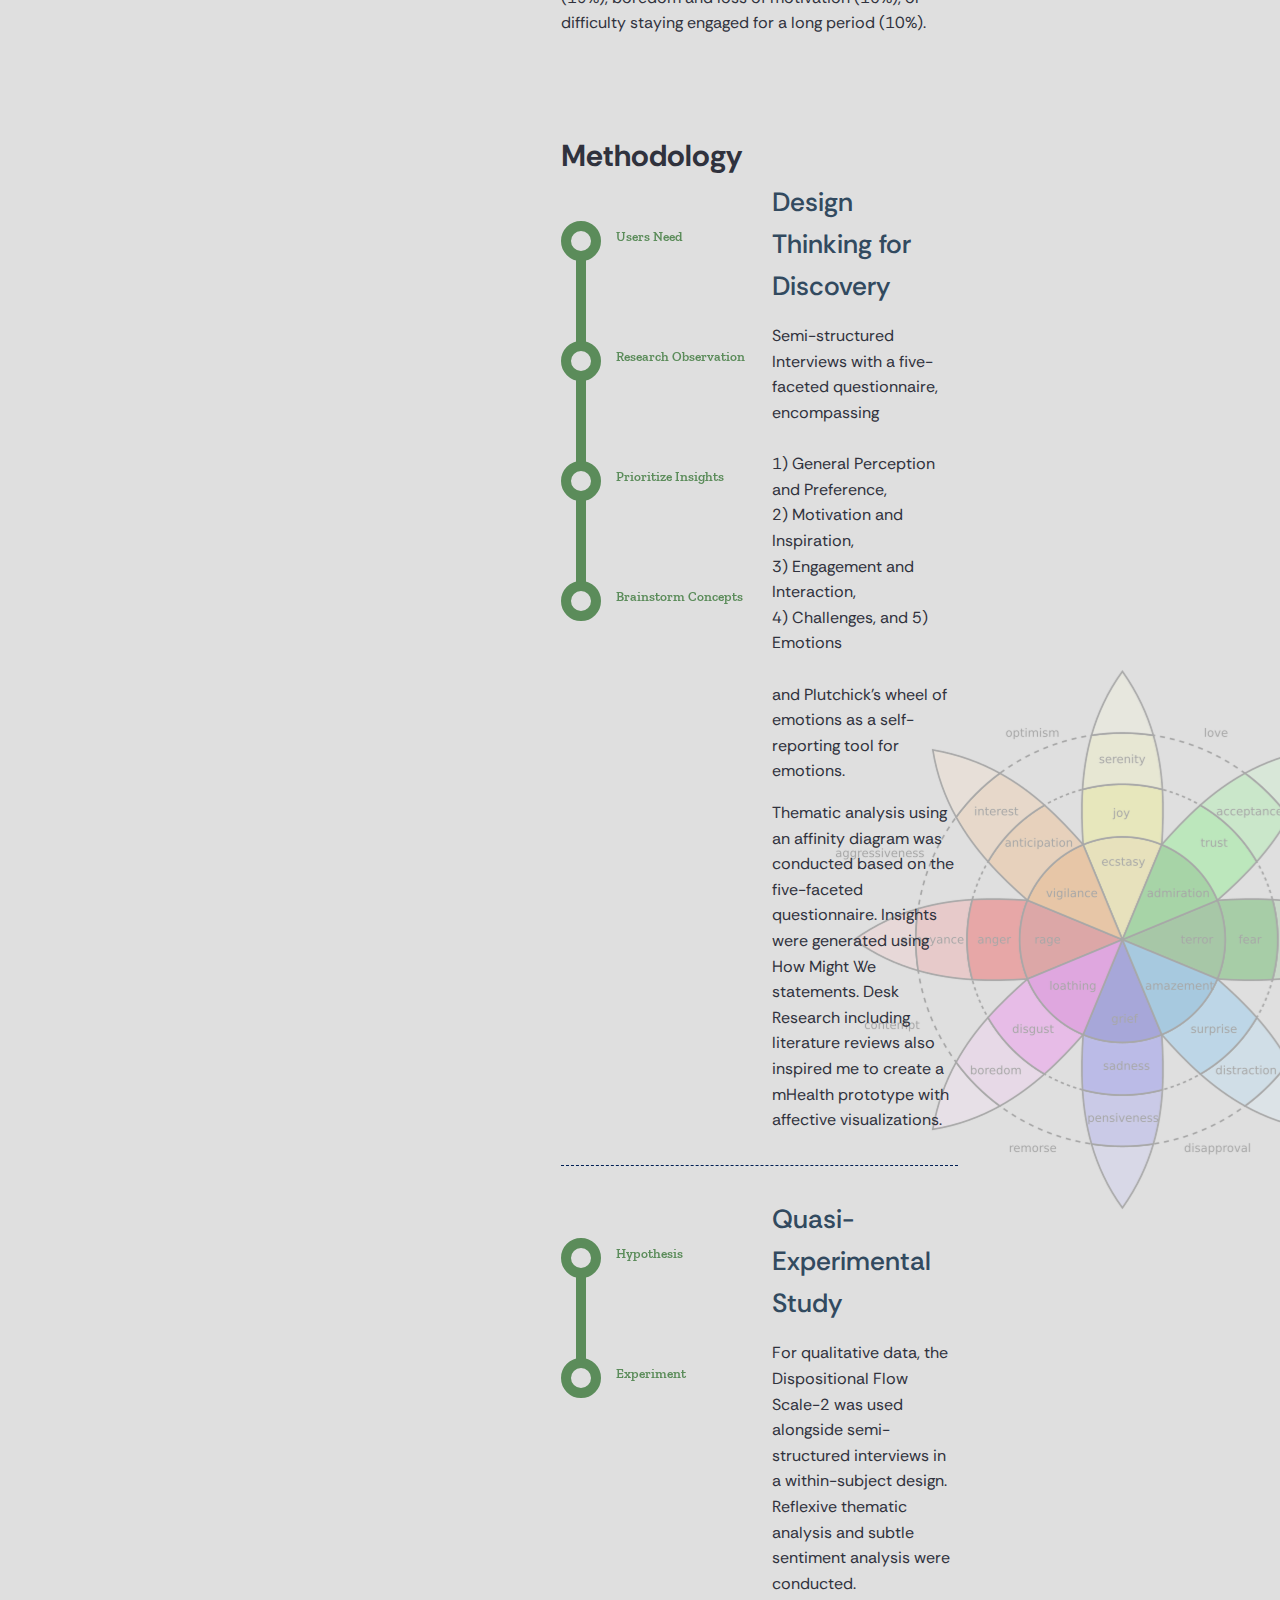
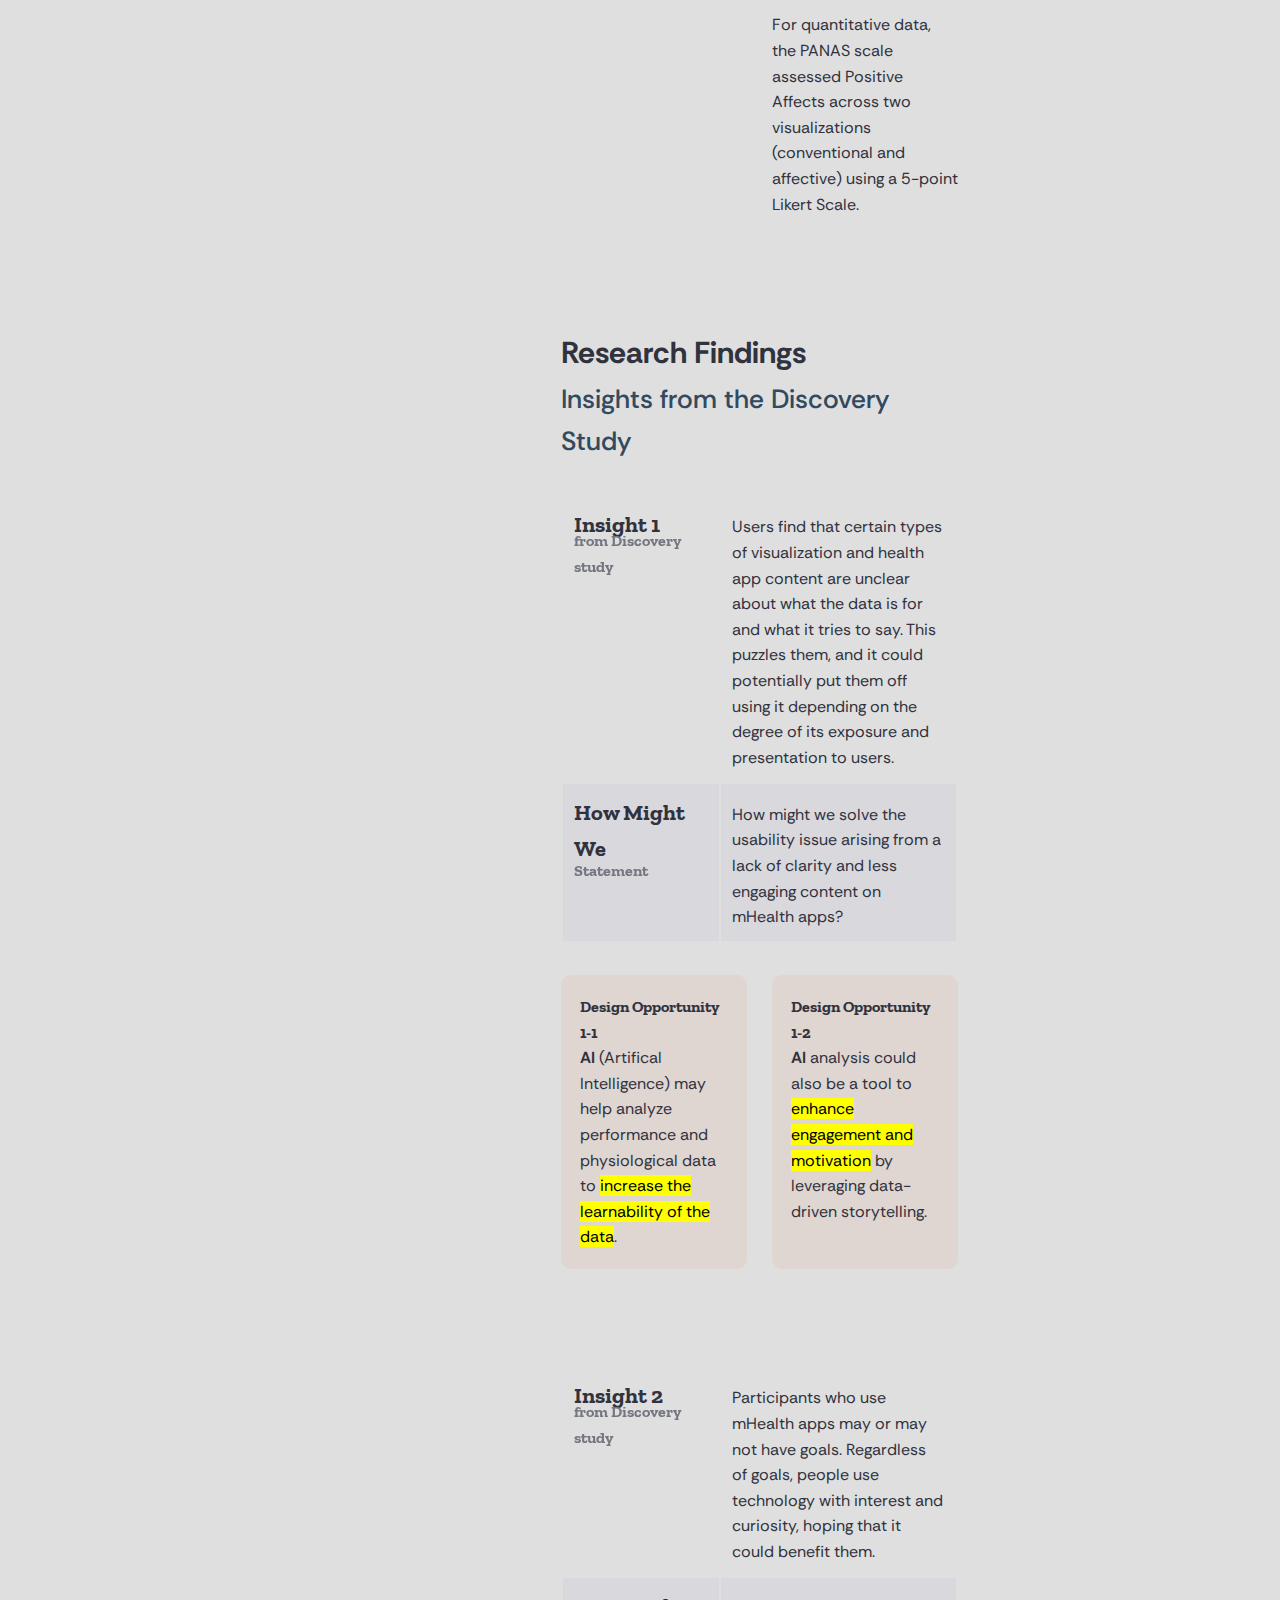
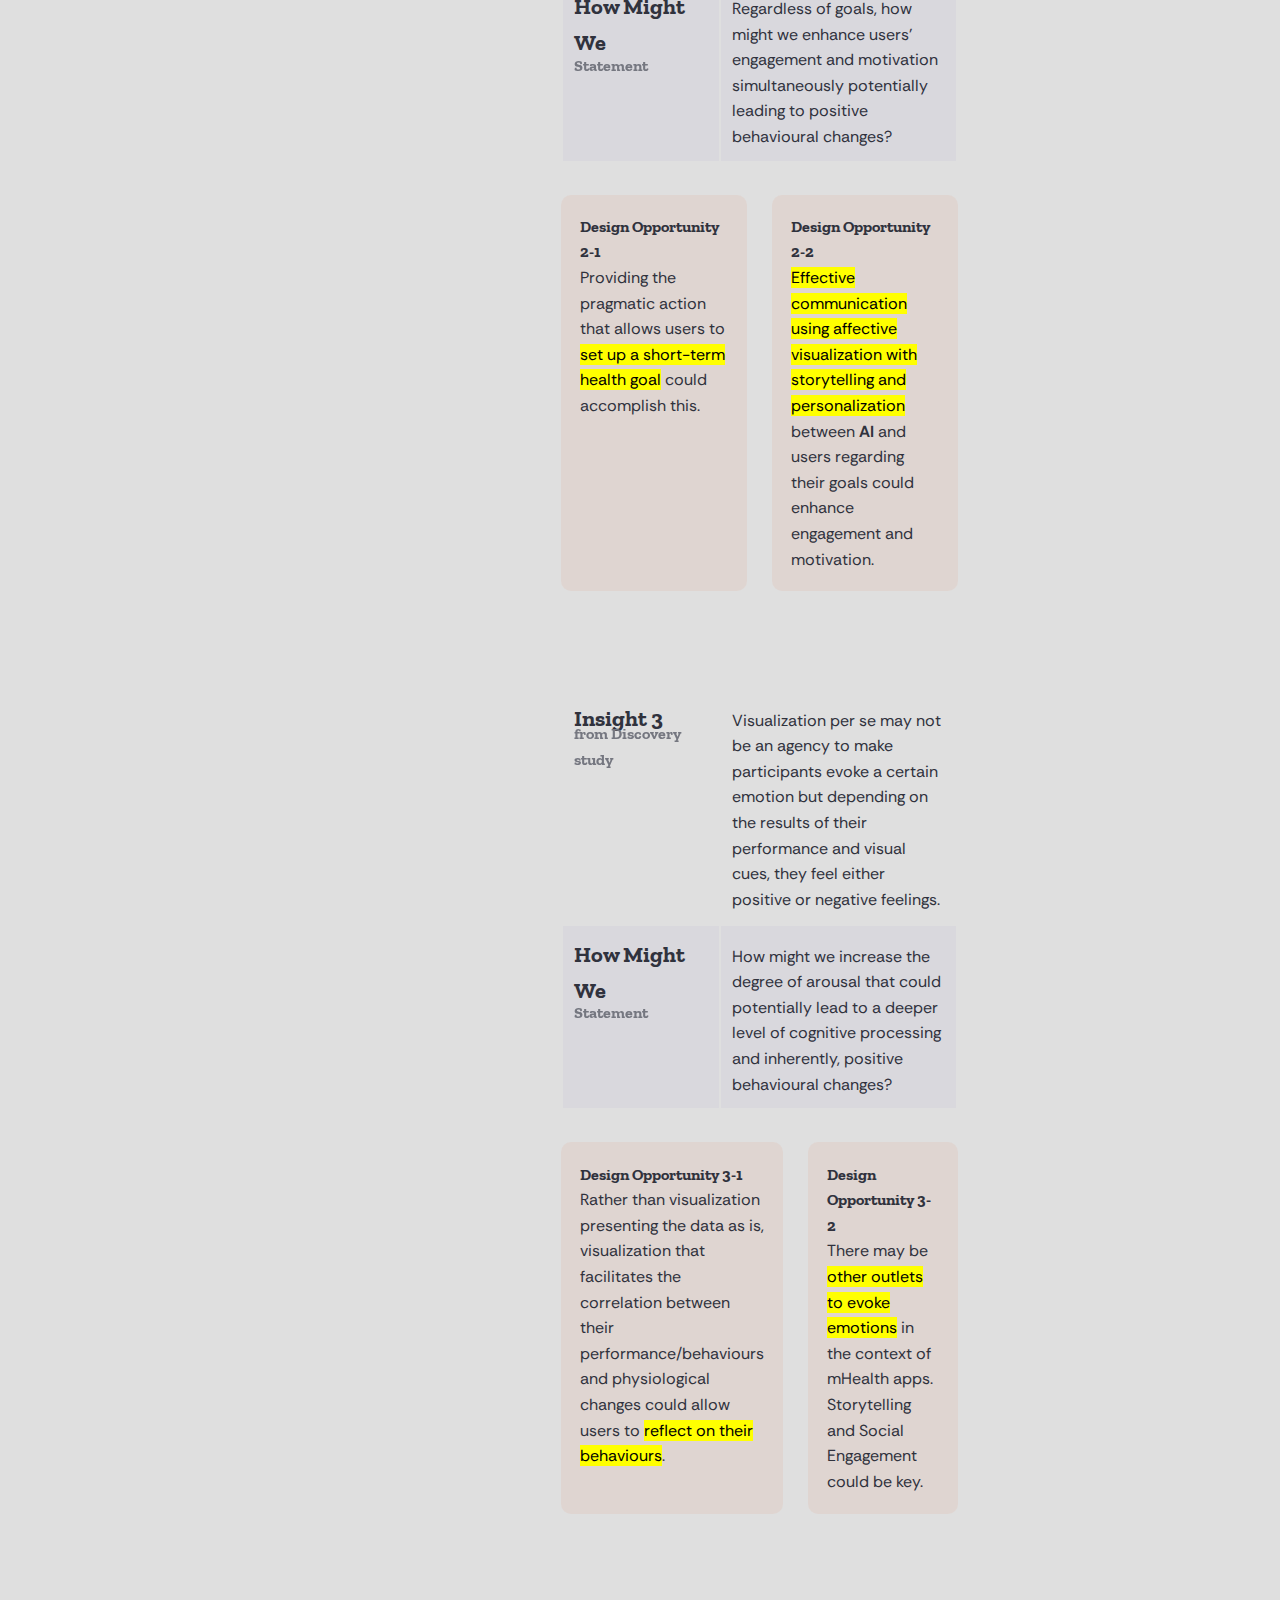
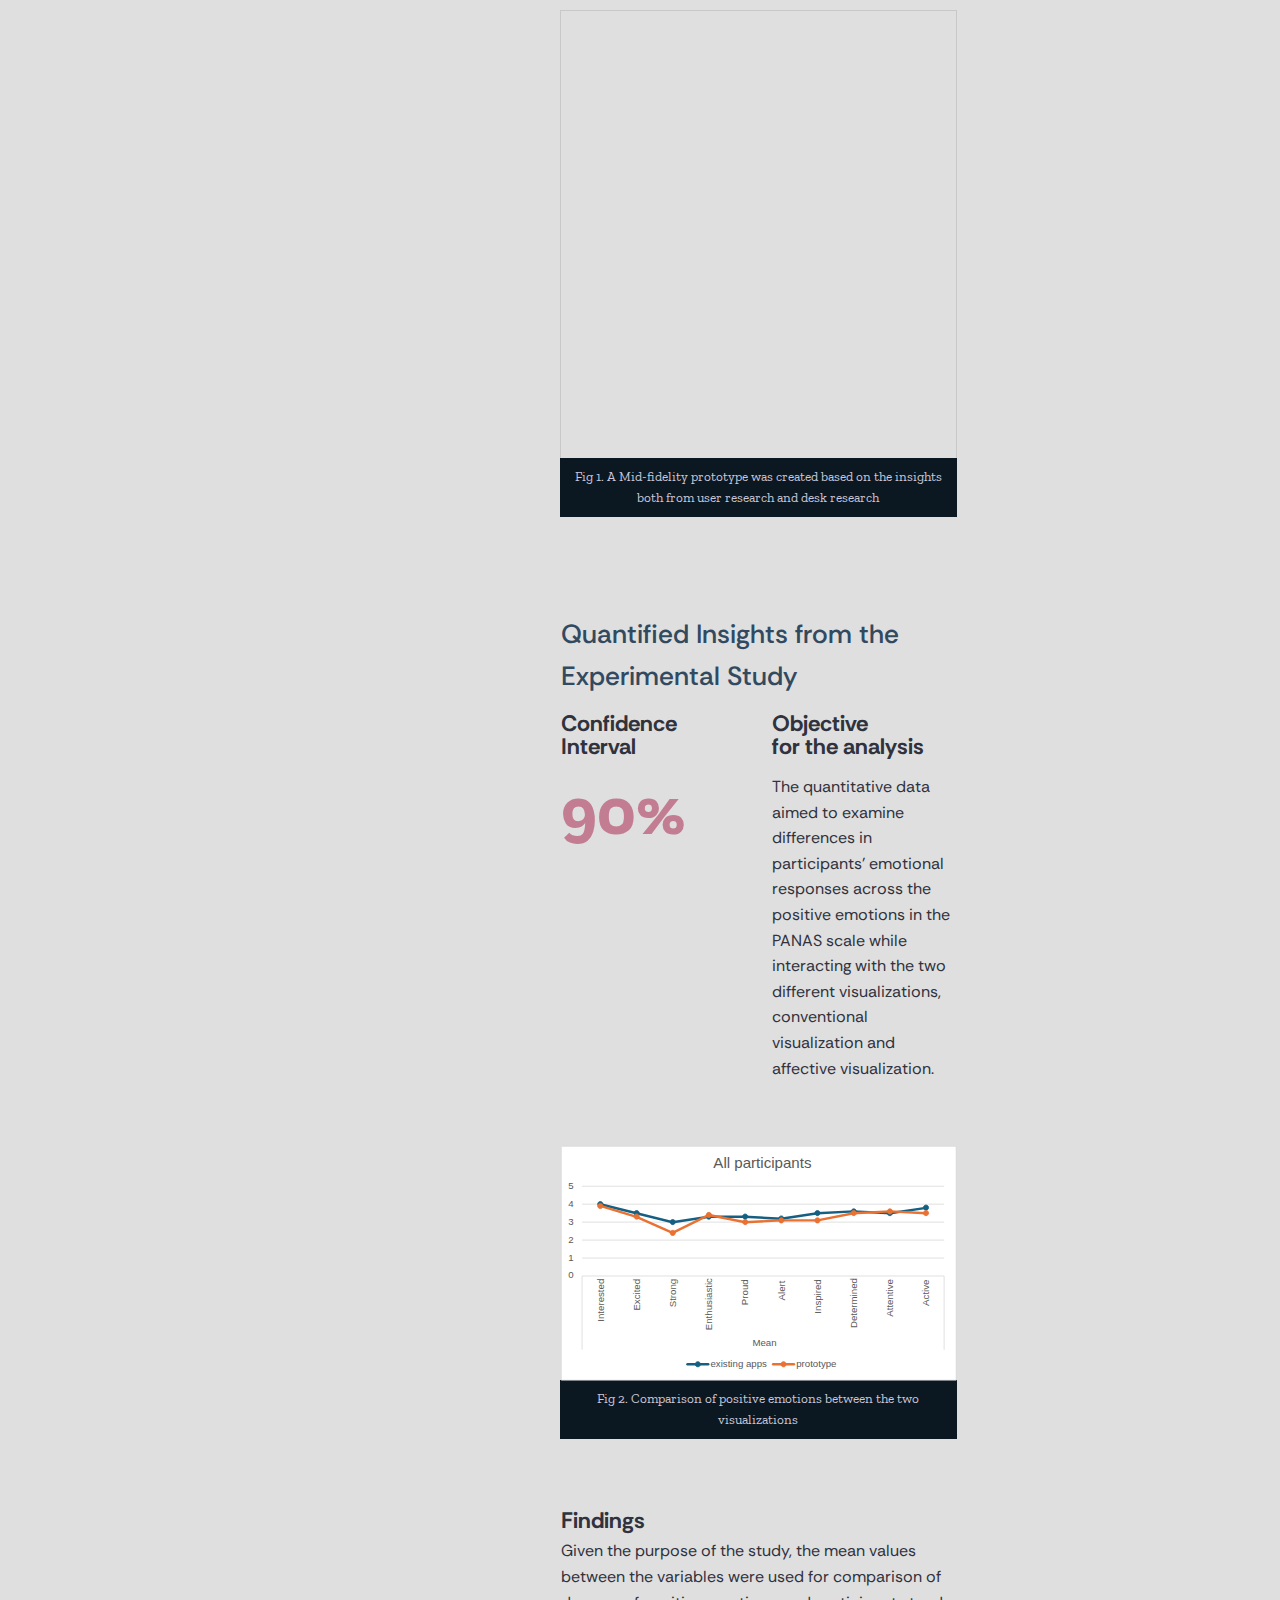
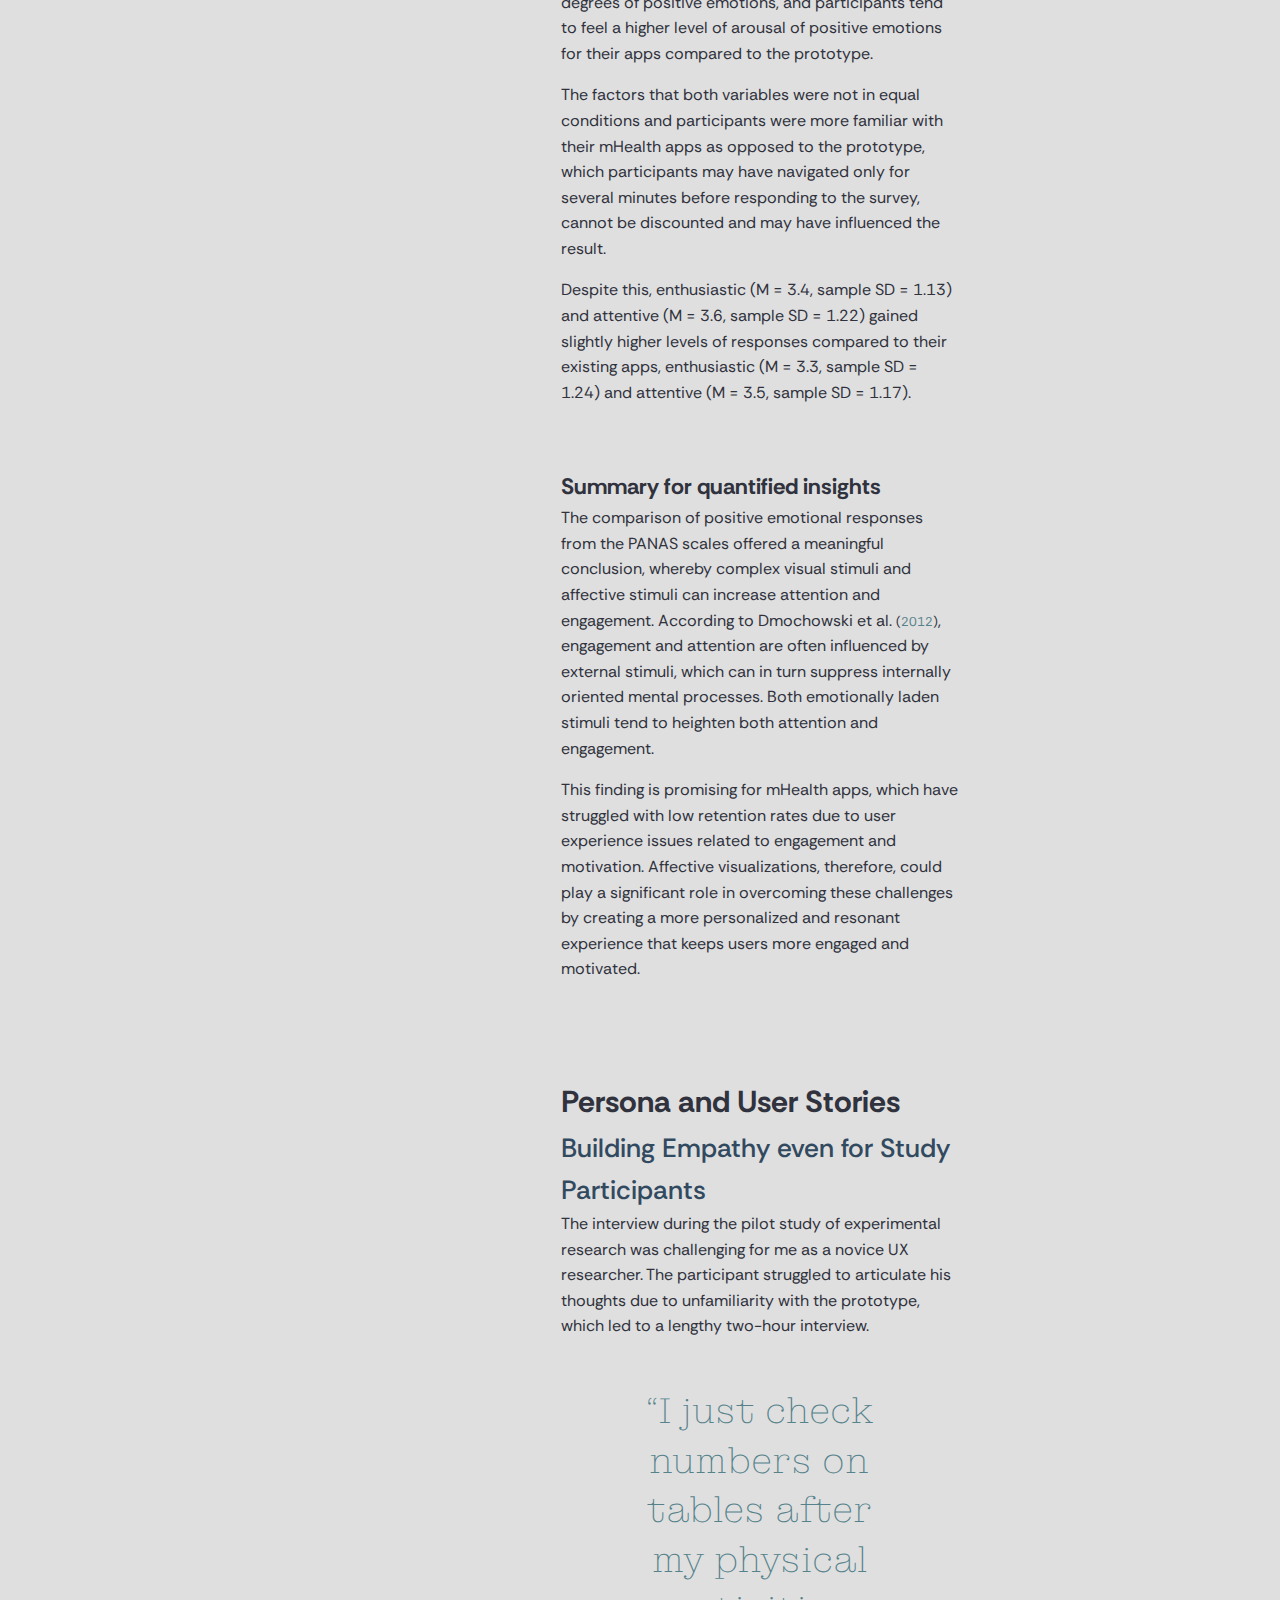
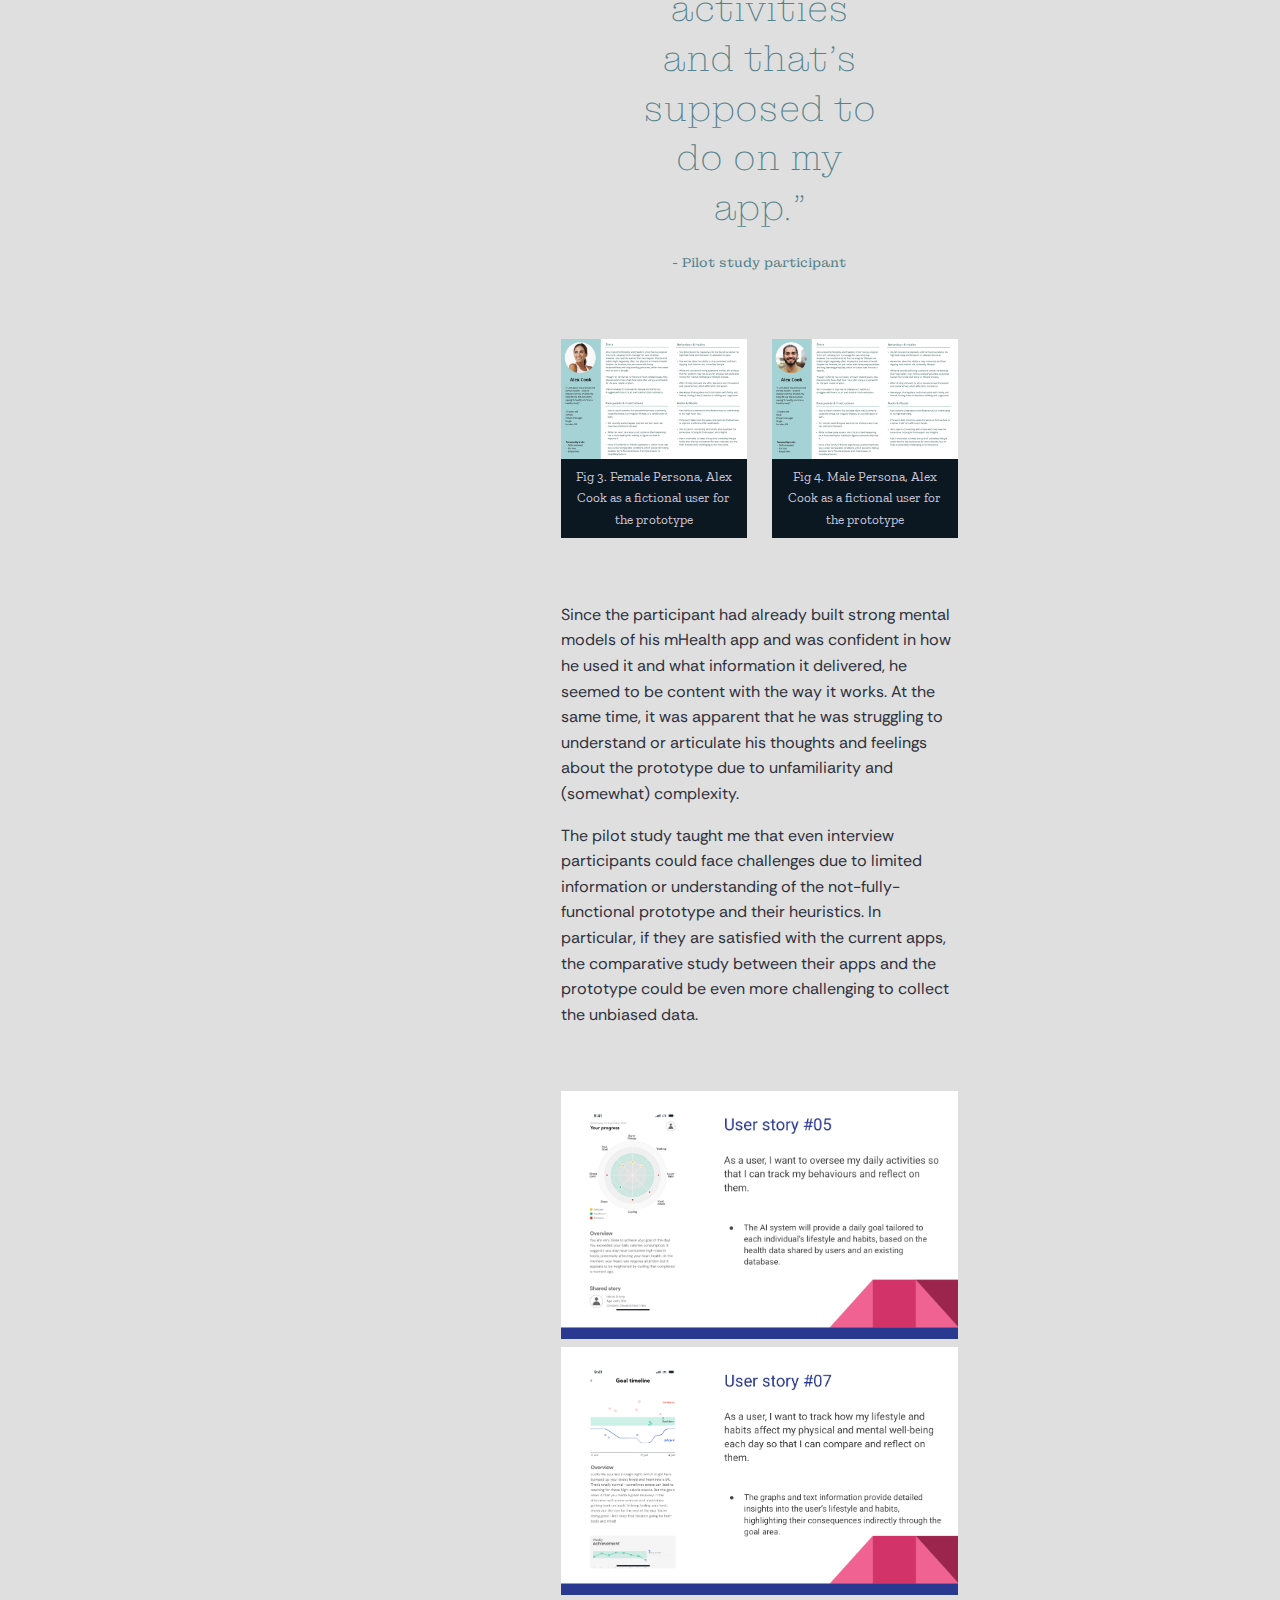
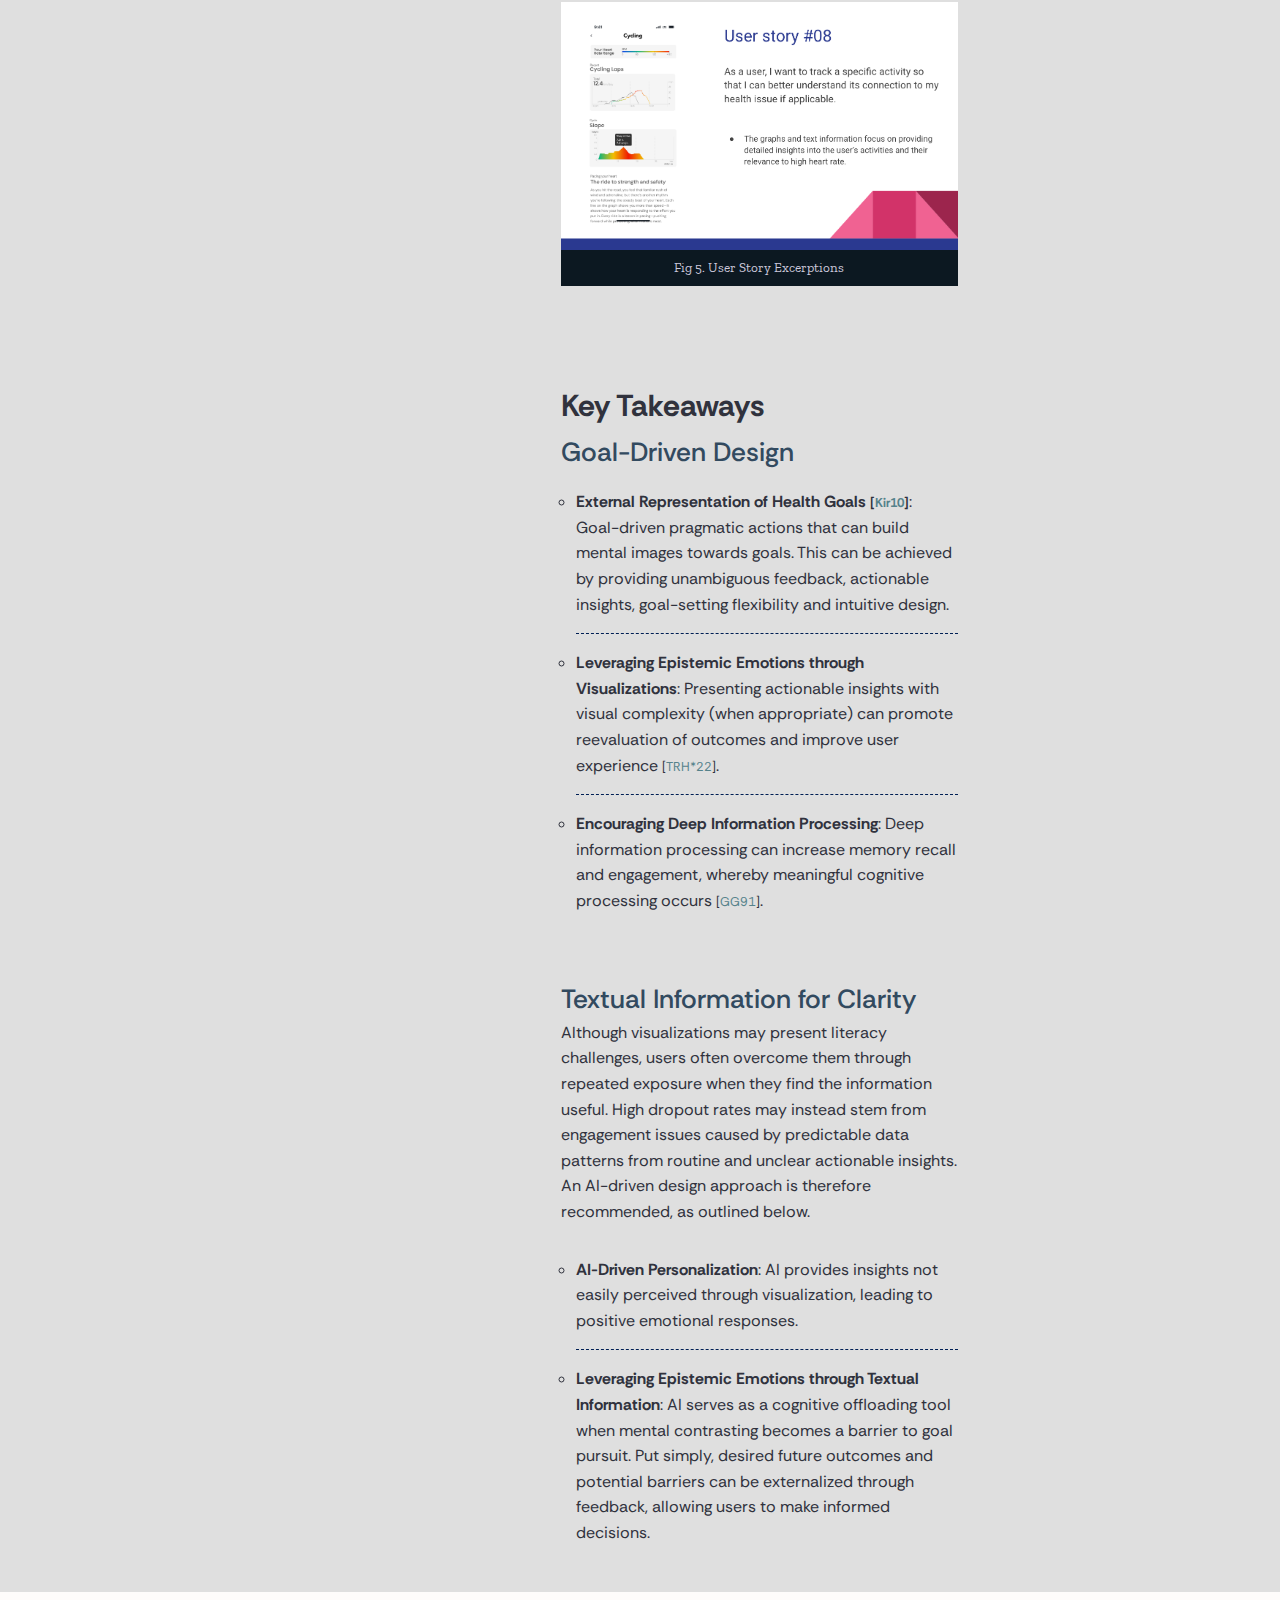
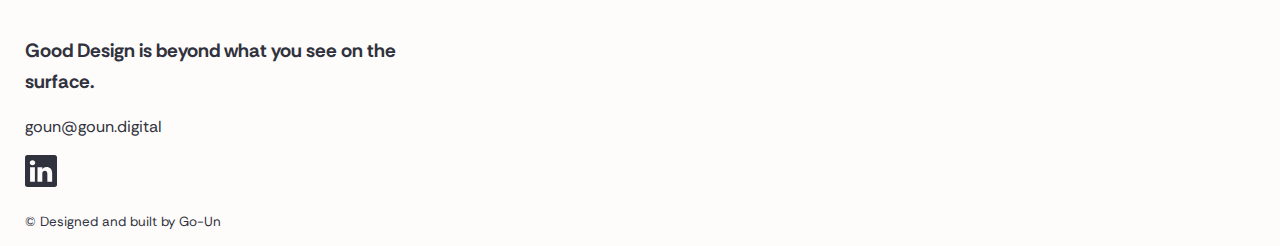
<file: ux/visualization.htm>
<!DOCTYPE html>
<html lang="en">
<head>
    <!-- Google tag (gtag.js) -->
    <script async src="https://www.googletagmanager.com/gtag/js?id=G-JL24LSGSV1"></script>
    <script>
      window.dataLayer = window.dataLayer || [];
      function gtag(){dataLayer.push(arguments);}
      gtag('js', new Date());
      gtag('config', 'G-JL24LSGSV1');
    </script>
    <meta charset="UTF-8">
    <meta name="viewport" content="width=device-width, initial-scale=1.0">
    <title>Human-Centred Visualization for Mobile Health Apps</title>
    <link rel="apple-touch-icon" sizes="180x180" href="../favicon_io/apple-touch-icon.png">
    <link rel="icon" type="image/png" sizes="32x32" href="../favicon_io/favicon-32x32.png">
    <link rel="icon" type="image/png" sizes="16x16" href="../favicon_io/favicon-16x16.png">
    <link rel="stylesheet" type="text/css" href="../css/common.css" />
    <link rel="stylesheet" type="text/css" href="../css/layout.css" />
    <link rel="stylesheet" type="text/css" href="../css/utilities.css" />
    <!-- <link rel="stylesheet" type="text/css" href="../css/retrospective/retrospective.css" /> -->
</head>
<body id="top">
    <div class="wrapper">
        <header>
            <div class="logo flex-container">
                <a href="../index.html" target="_self">I'm Go-Un</a>
            </div>
            <nav>
                <ul class="no-style-list padding-0 flex-container space-around">
                    <li class="submenu">
                        <a href="#" class="current">All about UX</a>
                        <ul class="no-style-list padding-0 no-visible fixed">
                            <li>
                                <a href="visualization.htm" class="dropdown" target="_self">Human-centred visualization</a>
                            </li>
                            <li>
                                <a href="evaluative.htm" class="dropdown" target="_self">Evaluative research</a>
                            </li>
                        </ul>
                    </li>
                    <li class="submenu">
                        <a href="#">Front-end Design</a>
                        <ul class="no-style-list padding-0 no-visible fixed">
                            <li>
                                <a href="../frontend/wireframe.htm" class="dropdown" target="_self">Digital Prescriptions</a>
                            </li>
                            <li>
                                <a href="../frontend/library.htm" class="dropdown" target="_self">Design Library</a>
                            </li>
                        </ul>
                    </li>
                    <li class="submenu">
                        <a href="../gounshin-cv-pdf" target="_blank">My CV</a>
                    </li>
                </ul>
            </nav>
        </header>
        <main>
            <section class="subpage">
                <nav class="subpage-nav visible">
                    <ul class="no-style-list padding-0 sans-serif">
                        <li class="default-font">
                            <a href="#motivation">Motivation of the study</a>
                        </li>
                        <li class="default-font">
                            <a href="#tasks">Tasks</a>
                        </li>
                        <li class="default-font">
                            <a href="#timeline">Timeline</a>
                        </li>
                        <li class="default-font">
                            <a href="#problem">Problem Statement</a>
                        </li>
                        <li class="default-font">
                            Methodology
                            <ul class="no-style-list">
                                <li><a href="#discovery">Design Thinking for Discovery</a></li>
                                <li><a href="#experiment">Quasi-Experimental Study</a></li>
                            </ul>
                        </li>
                        <li class="default-font">
                            Research Findings
                            <ul class="no-style-list">
                                <li><a href="#insights">Insights from Discovery Study</a></li>
                                <li><a href="#q-insights">Quantified Insights</a></li>
                            </ul>
                        </li>
                        <li class="default-font">
                            <a href="#persona">Persona and User Stories</a>
                        </li>
                        <li class="default-font">
                            <a href="#takeaways">Key takeaways</a>
                        </li>
                    </ol>
                </nav>
                <article class="title-area">
                    <h1 class="page-title">Human-Centred Visualization in Health Apps</h1>
                    <p class="page-para margin-bottom-2">Visualization can sustain motivation and enhance engagement for personal health and wellbeing improvement.</p>
                    <p class="page-para xm-text ">&copy; 2024 by Go-Un Shin is licensed under CC BY-NC-ND 4.0</p>

                </article>
                
                <article class="content-area">
                    <section class="margin-bottom-2">
                        <h3 class="margin-bottom-0" id="motivation">Motivation of the study</h3>
                        <p class="sans-serif">To explore how affective visualization with storytelling can enhance the UX of visual information, specifically, in line with motivation and engagement, while demonstrating that such visual information can be designed to benefit users' health in a long term and a society in turn.</p>
                    </section>
                    
                    <section class="second-column margin-bottom-2">
                        <div class="column-1">
                            <h3 class="margin-bottom-0" id="tasks">Tasks</h3>
                            <ul class="sans-serif padding-0">
                                <li>User Research</li>
                                <li>Literature Review</li>
                                <li>Desk Research</li>
                                <li>Qualitative & Quantitative Analysis</li>
                                <li>Mid-fidelity UI Design</li>
                                <li>Data Visualization</li>
                            </ul>
                        </div>
                        <div class="column-2">
                            <h3 class="margin-bottom-0" id="timeline">Timeline</h3>
                            <p class="sans-serif">from September 2024 to December 2024</p>
                        </div>
                    </section>
                    
                    <section class="margin-bottom-6">
                        <h3 class="margin-0" id="problem">Problem Statement</h3>
                        <p class="sans-serif">Wearable devices have transformed health monitoring by enabling data-driven decision-making for behavioural changes <cite>[<a href="https://gearedapp.co.uk/the-impact-of-wearable-devices-mobile-apps-on-health-monitoring">Car23</a></cite>, <cite><a href="https://doi.org/https://doi.org/10.1016/b978-0-443-19073-5.00008-2">NSA∗24</a>]</cite>. Despite these benefits, the mHealth industry faces high dropout rates <cite>[<a href="https://www.appsflyer.com/resources/reports/app-uninstall-benchmarks/">App24</a>]</cite>. Mustafa et al. <cite>[<a href="https://doi.org/https://doi.org/10.3390/healthcare10020221">MAD*22</a>]</cite> found that 21% of mHealth users (n=209) retain only the most useful app, while others uninstall due to missing features (19%), boredom and loss of motivation (16%), or difficulty staying engaged for a long period (10%).</p>
                    </section>
                        
                    <section class="margin-bottom-6">
                        <h3 class="margin-bottom-0" id="methodology">Methodology</h3>
                        <div class="second-column margin-bottom-2 dotted-line-bottom">
                            <div class="col-1">
                                <ul class="ux-graph no-style-list">
                                    <li><p class="text-center sm-text">Users Need</p></li>
                                    <li><p class="text-center sm-text">Research Observation</p></li>
                                    <li><p class="text-center sm-text">Prioritize Insights</p></li>
                                    <li><p class="text-center sm-text">Brainstorm Concepts</p></li>
                                </ul>
                            </div>
                            <div class="col-2">
                                <h4 class="h3-heading margin-0" id="discovery">Design Thinking for Discovery</h4>
                                <p class="sans-serif">Semi-structured Interviews with a five-faceted questionnaire,
                                    encompassing <br /><br /> 1) General Perception and Preference, <br /> 
                                    2) Motivation and Inspiration, <br /> 3) Engagement and Interaction,<br /> 
                                    4) Challenges, and 5) Emotions <br /><br /> and Plutchick's wheel of
                                    emotions as a self-reporting tool for emotions.</p>
                                <p class="sans-serif margin-bottom-2">Thematic analysis using an affinity diagram was
                                    conducted based on the five-faceted questionnaire.
                                    Insights were generated using How Might We statements.
                                    Desk Research including literature reviews also inspired
                                    me to create a mHealth prototype with affective
                                    visualizations.</p>  
                            </div>
                        </div>
                        <div class="second-column margin-bottom-2">
                            <div class="col-1">
                                <ul class="ux-graph no-style-list">
                                    <li><p class="text-center sm-text">Hypothesis</p></li>
                                    <li class="no-border"><p class="text-center sm-text">Experiment</p></li>
                                </ul>
                            </div>
                            <div class="col-2">
                                <h4 class="h3-heading margin-0" id="experiment">Quasi-Experimental Study</h4>
                                <p class="sans-serif">For qualitative data, the Dispositional Flow Scale-2 was used
                                    alongside semi-structured interviews in a within-subject design.
                                    Reflexive thematic analysis and subtle sentiment analysis were
                                    conducted.</p>
                                <p class="sans-serif">For quantitative data, the PANAS scale assessed Positive
                                    Affects across two visualizations (conventional and affective) using
                                    a 5-point Likert Scale.</p>
                            </div>
                        </div>
                    </section>

                    <section class="margin-bottom-6">
                        <h3 class="margin-bottom-0">Research Findings</h3>
                        <div>
                            <h4 class="h3-heading margin-top-0 margin-bottom-2" id="insights">Insights from the Discovery Study</h4>
                            
                            <table>
                                <tr>
                                    <td scope="row">Insight 1<br /><span>from Discovery study</span></td>
                                    <td class="sans-serif">Users find that certain types of visualization and health app content are unclear about what the data is for and what it tries to say. This puzzles them, and it could potentially put them off using it depending on the degree of its exposure and presentation to users.</td>
                                </tr>
                                <tr>
                                    <td scope="row">How Might We<br /><span>Statement</span></td>
                                    <td class="sans-serif">How might we solve the usability issue arising from a lack of clarity and less engaging content on mHealth apps?</td>
                                </tr>
                            </table>
                            <dl class="second-column margin-bottom-6 margin-top-2">
                                <div class="column-1 background-color">
                                    <dt class="serif font-heavy">Design Opportunity 1-1</dt>
                                    <dd class="margin-0 sans-serif"><abbr>AI</abbr> (Artifical Intelligence) may help analyze performance and physiological data to <mark>increase the learnability of the data</mark>.</dd>
                                </div>
                                <div class="column-2 background-color">
                                    <dt class="serif font-heavy">Design Opportunity 1-2</dt>
                                    <dd class="margin-0 sans-serif"><abbr>AI</abbr> analysis could also be a tool to <mark>enhance engagement and motivation</mark> by leveraging data-driven storytelling.</dd>
                                </div>
                            </dl>

                            <table>
                                <tr>
                                    <td scope="row">Insight 2<br /><span>from Discovery study</span></td>
                                    <td class="sans-serif">Participants who use mHealth apps may or may not have goals. Regardless of goals, people use technology with interest and curiosity, hoping that it could benefit them.</td>
                                </tr>
                                <tr>
                                    <td scope="row">How Might We<br /><span>Statement</span></td>
                                    <td class="sans-serif">Regardless of goals, how might we enhance users’ engagement and motivation simultaneously potentially leading to positive behavioural changes?</td>
                                </tr>
                            </table>
                            <dl class="second-column margin-bottom-6 margin-top-2">
                                <div class="column-1 background-color">
                                    <dt class="serif font-heavy">Design Opportunity 2-1</dt>
                                    <dd class="margin-0 sans-serif">Providing the pragmatic action that allows users to <mark>set up a short-term health goal</mark> could accomplish this.</dd>
                                </div>
                                <div class="column-2 background-color">
                                    <dt class="serif font-heavy">Design Opportunity 2-2</dt>
                                    <dd class="margin-0 sans-serif"><mark>Effective communication using affective visualization with storytelling and personalization</mark> between <abbr>AI</abbr> and users regarding their goals could enhance engagement and motivation.</dd>
                                </div>
                            </dl>

                            <table>
                                <tr>
                                    <td scope="row">Insight 3<br /><span>from Discovery study</span></td>
                                    <td class="sans-serif">Visualization per se may not be an agency to make participants evoke a certain emotion but depending on the results of their performance and visual cues, they feel either positive or negative feelings.</td>
                                </tr>
                                <tr>
                                    <td scope="row">How Might We<br /><span>Statement</span></td>
                                    <td class="sans-serif">How might we increase the degree of arousal that could potentially lead to a deeper level of cognitive processing and inherently, positive behavioural changes?</td>
                                </tr>
                            </table>
                            <dl class="second-column margin-bottom-6 margin-top-2">
                                <div class="column-1 background-color">
                                    <dt class="serif font-heavy">Design Opportunity 3-1</dt>
                                    <dd class="margin-0 sans-serif">Rather than visualization presenting the data as is, visualization that facilitates the correlation between their performance/behaviours and physiological changes could allow users to <mark>reflect on their behaviours</mark>.</dd>
                                </div>
                                <div class="column-2 background-color">
                                    <dt class="serif font-heavy">Design Opportunity 3-2</dt>
                                    <dd class="margin-0 sans-serif">There may be <mark>other outlets to evoke emotions</mark> in the context of mHealth apps. Storytelling and Social Engagement could be key.</dd>
                                </div>
                            </dl>

                            <figure class="margin-bottom-6">
                                <iframe style="border: 1px solid rgba(0, 0, 0, 0.1);" width="100%" height="450" src="https://embed.figma.com/proto/M7ffX4b3MUz18xXqRzzdof/HCID-Dissertation?page-id=0%3A1&node-id=133-404&viewport=-780%2C352%2C0.4&scaling=scale-down&content-scaling=fixed&embed-host=share" allowfullscreen></iframe>
                                <figcaption class="sm-text text-center">Fig 1. A Mid-fidelity prototype was created based on the insights both from user research and desk research</figcaption>
                            </figure>
                        </div>

                        <div>
                            <h4 class="h3-heading margin-bottom-0" id="q-insights">Quantified Insights from the Experimental Study</h4>
                            <div class="margin-bottom-2">
                                <dl class="second-column margin-bottom-4">
                                    <div class="column-1">
                                        <dt class="serif font-heavy h5 no-lineheight-h5">Confidence<br />Interval</dt>
                                        <dd class="margin-0"><p class="margin-0 accent-number">90%</p></dd>
                                    </div>
                                    <div class="column-2">
                                        <dt class="serif font-heavy h5 no-lineheight-h5 margin-bottom-1">Objective<br />for the analysis</dt>
                                        <dd class="margin-0 sans-serif">The quantitative data aimed to examine differences in participants’ emotional responses across the positive emotions in the PANAS scale while interacting with the two different visualizations, conventional visualization and affective visualization.</dd>
                                    </div>
                                </dl>
                            </div>
                            <figure class="margin-bottom-4">
                                <img src="../imgs/comparison-chart-panas.svg" width="100%" />
                                <figcaption class="sm-text text-center">Fig 2. Comparison of positive emotions between the two visualizations</figcaption>
                            </figure>
                            <div class="margin-bottom-4">
                                <h5 class="margin-top-2 margin-bottom-0">Findings</h5>
                                <p class="sans-serif margin-top-0">Given the purpose of the study, the mean values between the variables were used for comparison of degrees of positive emotions, and participants tend to feel a higher level of arousal of positive emotions for their apps compared to the prototype.</p>
                                <p class="sans-serif">The factors that both variables were not in equal conditions and participants were more familiar with their mHealth apps as opposed to the prototype, which participants may have navigated only for several minutes before responding to the survey, cannot be discounted and may have influenced the result.</p>
                                <p class="sans-serif">Despite this, enthusiastic (M = 3.4, sample SD = 1.13) and attentive (M = 3.6, sample SD = 1.22) gained slightly higher levels of responses compared to their existing apps, enthusiastic (M = 3.3, sample SD = 1.24) and attentive (M = 3.5, sample SD = 1.17).</p>
                            </div>
                            <div>
                                <h5 class="margin-top-2 margin-bottom-0">Summary for quantified insights</h5>
                                <p class="sans-serif margin-top-0">The comparison of positive emotional responses from the PANAS scales offered a meaningful conclusion, whereby complex visual stimuli and affective stimuli can increase attention and engagement. According to Dmochowski et al. <cite>(<a href="https://doi.org/10.3389/fnhum.2012.00112">2012</a>)</cite>, engagement and attention are often influenced by external stimuli, which can in turn suppress internally oriented mental processes. Both emotionally laden stimuli tend to heighten both attention and engagement.</p>
                                <p class="sans-serif">This finding is promising for mHealth apps, which have struggled with low retention rates due to user experience issues related to engagement and motivation. Affective visualizations, therefore, could play a significant role in overcoming these challenges by creating a more personalized and resonant experience that keeps users more engaged and motivated.</p>
                            </div>
                        </div>
                    </section>

                    <section class="margin-bottom-6">
                        <h3 class="margin-0" id="persona">Persona and User Stories</h3>
                        <div>
                            <h4 class="h3-heading margin-0" id="discovery-obj">Building Empathy even for Study Participants</h4>
                            <p class="sans-serif margin-top-0">
                                The interview during the pilot study of experimental research was challenging for me as a novice UX researcher. The participant struggled to articulate his thoughts due to unfamiliarity with the prototype, which led to a lengthy two-hour interview.
                            </p>

                            <div class="flex-container horizontal-center margin-top-2 margin-bottom-2">
                                <blockquote>
                                    <q>I just check numbers on tables after my physical activities and that's supposed to do on my app.</q>
                                    <p><cite>- Pilot study participant</cite></p>
                                </blockquote>
                            </div>
                        </div>
                        <div class="second-column margin-top-2 margin-bottom-4">
                            <div class="column-1">
                                <figure class="margin-0">
                                    <a href="https://drive.google.com/file/d/1UTT_7H_Po4oLZjNMzjgOMqWQUQLO_qTK/view?usp=sharing" target="_blank"><img src="../imgs/Dissertation-FemalePersona.jpg" width="100%" /></a> 
                                    <figcaption class="sm-text text-center">Fig 3. Female Persona, Alex Cook as a fictional user for the prototype</figcaption>
                                </figure>
                            </div>
                            <div class="column-2">
                                <figure class="margin-0">
                                    <a href="https://drive.google.com/file/d/1XgRFWOhQbg_n3ELGtx_4pp_FeFLuwx_b/view?usp=sharing" target="_blank"><img src="../imgs/Dissertation-MalePersona.jpg" width="100%" /></a>
                                    <figcaption class="sm-text text-center">Fig 4. Male Persona, Alex Cook as a fictional user for the prototype</figcaption>
                                </figure>
                            </div>
                        </div>
                        <div>
                            <p class="sans-serif">
                                Since the participant had already built strong mental models of his mHealth app and was confident in how he used it and what information it delivered, he seemed to be content with the way it works. At the same time, it was apparent that he was struggling to understand or articulate his thoughts and feelings about the prototype due to unfamiliarity and (somewhat) complexity.
                            </p>
                            <p class="sans-serif">
                                The pilot study taught me that even interview participants could face challenges due to limited information or understanding of the not-fully-functional prototype and their heuristics. In particular, if they are satisfied with the current apps, the comparative study between their apps and the prototype could be even more challenging to collect the unbiased data. 
                            </p>
                            <div class="margin-top-4 margin-bottom-4 flex-container horizontal-center">
                                <figure class="margin-0">
                                    <img src="../imgs/userstory-05.png" width="100%" />
                                    <img src="../imgs/userstory-07.png" width="100%" />
                                    <img src="../imgs/userstory-08.png" width="100%" />
                                    <figcaption class="sm-text text-center">Fig 5. User Story Excerptions</figcaption>
                                </figure>
                            </div>
                        </div>
                    </section>

                    <section class="margin-bottom-6">
                        <h3 class="margin-bottom-0" id="takeaways">Key Takeaways</h3>
                        <ul class="no-style-list padding-0 margin-0">
                            <li class="margin-bottom-4">
                                <h4 class="h3-heading margin-0">Goal-Driven Design</h4>
                                <ul class="padding-0 sans-serif">
                                    <li class="margin-bottom-1 dotted-line-bottom"><p><b>External Representation of Health Goals <cite>[<a href="https://doi.org/https://doi.org/10.1007/s00146-010-0272-8">Kir10</a>]</cite></b>: Goal-driven pragmatic actions that can build mental images towards
                                        goals. This can be achieved by providing unambiguous feedback, actionable insights, goal-setting flexibility and intuitive design.</p></li>
                                    <li class="margin-bottom-1 dotted-line-bottom"><p><b>Leveraging Epistemic Emotions through Visualizations</b>: Presenting actionable insights with visual complexity (when appropriate) can promote reevaluation of outcomes and improve user experience <cite>[<a href="https://doi.org/https://doi.org/10.1016/j.learninstruc.2022.101628">TRH*22</a>]</cite>.</p></li>
                                    <li class="margin-bottom-1"><p><b>Encouraging Deep Information Processing</b>: Deep information processing can increase memory recall and engagement, whereby meaningful cognitive processing occurs <cite>[<a href="https://doi.org/https://doi.org/10.1037/0022-0663.83.2.187">GG91</a>]</cite>.</p></li>
                                </ul>
                            </li>
                            <li class="margin-bottom-4">
                                <h4 class="h3-heading margin-0 ">Textual Information for Clarity</h4>
                                <p class="margin-top-0 margin-bottom-2 sans-serif">Although visualizations may present literacy challenges, users often overcome them through repeated exposure when they find the information useful. High dropout rates may instead stem from engagement issues caused by predictable data patterns from routine and unclear actionable insights. An AI-driven design approach is therefore recommended, as outlined below.</p>
                                <ul class="padding-0 sans-serif">
                                    <li class="margin-bottom-1 dotted-line-bottom"><p><b>AI-Driven Personalization</b>: AI provides insights not easily perceived through visualization, leading to positive emotional responses.</p></li>
                                    <li class="margin-bottom-1"><p><b>Leveraging Epistemic Emotions through Textual Information</b>: AI serves as a cognitive offloading tool when mental contrasting becomes a barrier to goal pursuit. Put simply, desired
                                        future outcomes and potential barriers can be externalized through feedback, allowing users to make informed decisions.</p></li>
                                </ul>
                            </li>
                        </ul>
                    </section>
                </article>
            </section>
        </main>
        <footer>
            <section>
                <h6>Good Design is beyond what you see on the surface.</h6>
                <p class="sans-serif"><a href="mailto:goun@goun.digital">goun@goun.digital</a></p>
                <p>
                    <a href="https://www.linkedin.com/in/goun-shin" target="_blank">
                        <svg xmlns="http://www.w3.org/2000/svg" width="32" height="32" fill="currentColor" class="bi bi-linkedin" viewBox="0 0 16 16">
                            <path d="M0 1.146C0 .513.526 0 1.175 0h13.65C15.474 0 16 .513 16 1.146v13.708c0 .633-.526 1.146-1.175 1.146H1.175C.526 16 0 15.487 0 14.854zm4.943 12.248V6.169H2.542v7.225zm-1.2-8.212c.837 0 1.358-.554 1.358-1.248-.015-.709-.52-1.248-1.342-1.248S2.4 3.226 2.4 3.934c0 .694.521 1.248 1.327 1.248zm4.908 8.212V9.359c0-.216.016-.432.08-.586.173-.431.568-.878 1.232-.878.869 0 1.216.662 1.216 1.634v3.865h2.401V9.25c0-2.22-1.184-3.252-2.764-3.252-1.274 0-1.845.7-2.165 1.193v.025h-.016l.016-.025V6.169h-2.4c.03.678 0 7.225 0 7.225z"/>
                        </svg>
                    </a>
                </p>
                <p class="sm-text sans-serif">&copy; Designed and built by Go-Un</p>
            </section>
            <section>
                
            </section>
            <section>
            </section>
        </footer>
        <div class="top-btn no-visible">
            <a href="#top" class="sans-serif">
                <span>Go to top</span>
                <svg viewBox="0 0 200 200" xmlns="http://www.w3.org/2000/svg">
                <path fill="#e8c547" d="M46.8,-44.1C58.6,-35,64.7,-17.5,62.1,-2.5C59.6,12.4,48.4,24.8,36.6,41.4C24.8,58,12.4,78.7,-4.6,83.4C-21.7,88,-43.3,76.5,-58.8,59.9C-74.4,43.3,-83.7,21.7,-82.6,1.1C-81.4,-19.4,-69.8,-38.8,-54.3,-47.9C-38.8,-57.1,-19.4,-56.1,-1,-55.1C17.5,-54.2,35,-53.3,46.8,-44.1Z" transform="translate(100 100)" />
            </svg>
            </a>
        </div>
    </div>
    <script type="text/javascript" src="../js/common.js"></script>
    <script type="text/javascript" src="../js/menu.js"></script>
</body>
</html>
</file>
<file: css/common.css>
@import url('https://fonts.googleapis.com/css2?family=Rethink+Sans:ital,wght@0,400..800;1,400..800&family=Montagu+Slab:opsz,wght@16..144,100..700&family=Zilla+Slab:ital,wght@0,300;0,400;0,500;0,600;0,700;1,300;1,400;1,500;1,600;1,700&display=swap');

:focus {
    outline: 5px solid #ffd400;
}

body {
    font-family: "Zilla Slab", serif;
}

.link {
    color: #156064;
    text-decoration: underline #156064;
}

.logo {
    margin: 0 25px;
    position: absolute;
    top: 18px;
}

.logo > a {
    font-size: 1.5rem;
    font-weight: 600;
}

nav > ul > li {
    font-size: 1.2rem;
    margin: 15px 0;
}

ul > li:last-child {
    margin-bottom: .7rem;
}

.submenu {
    min-width: 260px;
}

.submenu li {
    padding: .35em 0;
}

.submenu > a {
    font-weight: 600;
}

section > h1 {
    text-align: left;
    margin: 0;
}

/* footer > p:first-child {
    margin-bottom: 0;
}

footer > p:last-child {
    margin-top: 0;
} */

.current {
    text-decoration: underline 3px;
    /* color: #0e34a0; */
}

/* subpages */
main > article {
    margin: 0 25px;
}

.title-area {
    position: relative;
    padding: .6rem 0;
}

.title-area::before {
    margin: -10px 0;
}

.title-area::after {
    margin: 20px 0;
}

/* go to top */
.top-btn {
    position: relative;
}

.top-btn > a {
    position: fixed;
    right: 10px;
    bottom: 20px;
    width: 150px;
    height: 150px;
    cursor: pointer;
    font-weight: 700;
}

.top-btn > a > span {
    display: inline-block;
    position: absolute;
    top: 53%;
    left: 17%;
    transform: translateY(-50%);
}

/* form */
input[type="text"] {
    padding: .5rem;
    width: 50%;
    font-size: 1.2rem;
}

button {
    padding: 1rem;
    background-color: #3777ff;
    border: none;
    color: #fff;
    font-size: 1.2rem;
}

.quiz-answer > p {
    font-size: 2rem;
    color: #ee4266;
}

blockquote {
    width: 65%;
    font-family: "Montagu Slab", serif;
    font-optical-sizing: auto;
    font-weight: 100;
    text-align: center;
    color: #55828B;
}

q {
    font-size: 2.25rem;
    line-height: 3.1rem;
}

cite {
    font-size:.8rem;
    font-style: normal;
}

cite > a {
    color: #55828B;
}

.footnote {
    font-size: .7rem;
    margin: 0;
}

.subpage-nav ul > li {
    font-weight: 700;
}

.subpage-nav ul ul > li {
    font-weight: 400;
}

@media screen and (min-width: 350px) {
    :root {
        font-size: 16px;
        line-height: 1.6;
    }

    .title-area::before,
    .title-area::after { 
        position: absolute;
        left: 50%;
        transform: translateX(-50%);
        content: '';
        display: inline-block;
        width: 100%;
        height: 5px;
        background-color: #2f3061;
    }
}

@media screen and (min-width: 992px) {
    h3 ~ * {
        margin-top: 0;
    }

}

@media screen and (min-width: 1400px) {
    :root {
        font-size: 18px;
        line-height: 1.6;
    }
}
</file>
<file: css/layout.css>
* {
    box-sizing: border-box;
}

body {
    background-color: #dfdfdf;
    /* background-color: rgba(254, 252, 251, 1); */
    color: #30323D;
    margin: 0;
    padding: 0;
}

.wrapper {
    width: 100%;
    display: grid;
    grid-template-rows: auto;
    column-gap: 25px;
    grid-template-areas:
    "head nav"
    "main"
    "foot";
}

header {
    width: 100%;
    grid-area: head nav;
    grid-row: 1;
    display: grid;
    gap: 25px;
}


main {
    grid-area: main;
    grid-row: 2;
}

.second-column {
    display: grid;
    grid-template-columns: 1fr 1fr;
    gap: 25px;
}

.column-1 {
   grid-column: 1;
}

.column-2 {
    grid-column: 2 / 3;
}

footer {
    background-color: rgba(254, 252, 251, 1);
    grid-area: foot;
    display: grid;
    gap: 0;
    grid-column: 1 / -1;
}

footer > p:first-child {
    margin-top: 2rem;
    margin-bottom: 0;
}

footer > p:last-child {
    margin-top: 0;
    margin-bottom: 2rem;
}

footer > section {
    padding: 0 25px;
}

pre {
    padding: 1.5rem;
    padding-bottom: 0;
    background-color: rgba(223, 223, 223, .3);
    border-radius: 10px;
    width: 50%;
    text-align: center;
}

figure {
    width: 100%;
}

figure > img {
    margin: 0;
    padding: 0;
}

figcaption {
    background-color: #0c1821;
    color: #ccc9dc;
    padding: .5rem;
    clear: both;
    margin-top: -9px;
}

.horizontal-display {
    width: 50%;
    float: left;
}

table {
    width: 100%;
}

table > caption {
    text-align: left;
}

table tr th {
    text-align: left;
}

table:not(.trad-table) td {
    padding: .7rem;
    vertical-align: text-top;
}

table:not(.trad-table) td:first-child[scope="row"] {
    width: 40%;
    font-family: "Zilla Slab", serif;
    font-size: 1.4rem;
    font-weight: 700;
}

table:not(.trad-table) td:not(td:first-child) {
    width: 60%;
}

td > span {
    font-size: 1rem;
    color:#757780;
    display: inline-block;
    position: relative;
    top: -15px;
}

tbody > tr:nth-of-type(even) {
    background-color: rgba(204, 201, 220, 0.3);
}


table ul:last-child {
    margin-bottom: 1.5rem;
}

/* regular table style */
.trad-table{
    font-size: .7rem;
    border-spacing: 0;
}

.trad-table tr th, .trad-table tr td {
    border-left: 1px solid #757780;
    border-top: 1px solid #757780;
}

.trad-table tr th:last-child, .trad-table tr td:last-child {
    border-right: 1px solid #757780;
}

.trad-table tr:last-child th, .trad-table tr:last-child td {
    border-bottom: 1px solid #757780;
}

.trad-table th {
    width: 20%;
}

.trad-table td {
    width: 13.3%;
}

dl > div.background-color {
    display: inline-block;
    width: 100%;
    background-color: rgba(224, 193, 179, 0.3);
    border-radius: 10px;
    padding: 1.2rem;
}

/* evaluative.htm */
.suggested-nav{
    padding-left: 17px;
}
.suggested-nav ul {
    border-left: 1px solid rgba(48, 50, 61, 1);
    margin-left: -12px;
    margin-top: -15px;
    padding: 15px 30px 1px 30px;
    font-size: .8rem;
}

.suggest-nav:nth-of-type(4){
    border-bottom: 1px solid rgba(48, 50, 61, 1);
}

.suggested-nav ul li {
    margin: 10px;
}

.suggested-nav:nth-of-type(1) {
    color: #846267;
    font-weight: 700;
}

.suggested-nav ul li:nth-of-type(1) {
    color: #C37D92;
    font-style: bold;
}

.suggested-nav ul ul:nth-of-type(1) li {
    color: #D89A9E;
}

.suggested-nav ul ul ul:nth-of-type(1) li {
    color: #E0C1B3;
}

ol, ul {
    margin-left: 15px;
}

/* small screen */
@media screen and (min-width: 350px) {
    .wrapper {
        grid-template-columns: repeat(3, 1fr);
    }

    header {
        grid-column: 1 / 4;
        grid-template-columns: repeat(3, 1fr);
        grid-template-rows: 30px 1fr;
        min-height: 170px;
        z-index: 99999;
        background-color:rgba(241, 233, 218, 0.6)
    }

    .logo {
        grid-row: 1;
    }

    header > nav {
        margin: 0 25px;
    }

    nav {
        grid-column: 1 / 4;
        grid-row: 2;
    }

    main {
        grid-column: 1 / 4;
    }

    main > section {
        height: 100%;
        padding: 2em 25px;
    }

    /* SubPages */
    .subpage {
        margin-top: 50px;
        grid-row: 3;
        grid-template-rows: 1fr auto;
        grid-template-columns: repeat(4, 1fr);
        row-gap: 50px;
        display: grid;
    }
    
    .title-area {
        grid-row: 1;
        grid-column: 1 / 5;                  
    }
    
    .content-area {
        grid-row: 2;
        grid-column: 1 / 5;
    }

    /* page title */
    .title-area {
        margin: 0rem 0;
    }  

    .page-title {
        color: #001f54;
        margin: 1rem;
    }

    .page-para {
        color: #4d5061;
        text-align: center;
        font-family: "Rethink Sans", sans-serif;
        font-optical-sizing: auto;
        margin: auto;
        line-height: 1.6;
        width: 70%;
    }

    figure {
        margin-left: -0.35%;
    }
}


/* medium screen */
@media screen and (min-width: 992px) {
    .wrapper {
        grid-template-columns: repeat(6, 1fr);
    }

    header {
        background-color:rgba(241, 233, 218, 0.6);
        grid-column: 1 / 7;
        grid-template-columns: repeat(6, 1fr);
        grid-template-rows: auto;  
        min-height: auto;
    }

    .logo {
        grid-row: 1;
    }

    nav {
        grid-column: 3 / 7;
        grid-row: 1;
    }
    
    nav > ul li {
        width: 300px;;
    }

    main {
        grid-column: 2 / 6;
    }

    main > section {
        padding: 0 25px;
    }

    footer {
        display: grid;
        grid-template-columns: repeat(3, 1fr);
    }

    .subpage {
        grid-row: 2;
        grid-template-rows: 1fr auto;
        grid-template-columns: repeat(10, 1fr);
        row-gap: 50px;
        display: grid;
    }
    
    .subpage-nav {
        grid-row: 1;
        grid-column: 2 / 4;
        position: fixed;
    }

    .subpage-nav ul ul {
        margin-left: -20px;
    }
    
    .title-area {
        grid-row: 1;
        grid-column: 5 / 10;                  
    }
    
    .content-area {
        grid-row: 2;
        grid-column: 5 / 10;
    }

    /* visualization */
    .ux-graph {
        margin: 0;
        padding: 0;
    }
    .ux-graph > li {
        color: #5B8C5A;
        position: relative;
        width: 100%;
        height: 120px;
    }
    
    .ux-graph li > p {
        width: 100%;
        position: absolute;
        top: 27%;
        left: 30%;
        text-align: left;
        font-weight: 600;
    }
    
    .ux-graph > li::before {
        content: '';
        display: block;
        border: 10px solid #5B8C5A;
        width: 20px;
        height: 20px;
        border-radius: 100%;
        position: absolute;
        top: 50%;
        transform: translateY(-50%);
    }
    
    .ux-graph > li:not(li:last-child)::after {
        content: '';
        display: block;
        height: 70%;
        border: 5px solid #5B8C5A;
        position: absolute;
        top: 70px;
        left: 15px;
    }
    figure {
        margin-left: -0.25%;
    }
}


/* large screen */
@media screen and (min-width: 1400px) {
    .wrapper,
    section {
        grid-template-columns: repeat(9, 1fr);
    }

    header {
        grid-column: 1 / 10;
        grid-template-columns: repeat(9, 1fr);
    }

    .logo {
        grid-column: 1 / 3;
    }

    nav {
        grid-column: 4 / 10;
        margin: 0;
    }

    main {
        grid-column: 2 / 9;
    }

    /* Visualization graph */
    .ux-graph > li:not(.no-border):last-child::after{
        content: '';
        display: block;
        border: 5px solid #5B8C5A;
        border-end-start-radius: 5px;
        border-end-end-radius: 5px;
        position: absolute;
        top: 70px;
        left: 15px;
    }
}
</file>
<file: css/utilities.css>
/* Utilitity classes */
.flex-container {
    display: flex;
}

.wrap {
    flex-wrap: wrap;
}

.vertical-center {
    align-items: center;
}

.horizontal-center {
    justify-content: center;
}

.space-around {
    justify-content: space-around;
}

.no-style-list {
    list-style: none;
}

.row {
    flex-direction: row;
}

.column {
    flex-direction: column;
}

.text-center {
    text-align: center;
}

.text-left {
    text-align: left;
}

.accent-blue {
    color: #0e34a0;
}

.serif {
    font-family: "Zilla Slab", serif;
}

.sans-serif {
    font-family: "Rethink Sans", sans-serif;
}

.crossline {
    text-decoration: underline wavy #0e34a0;
    text-underline-position: right under;
}

abbr {
    font-variant: small-caps;
    font-weight: 700;
}

.w-80 {
    width: 80%;
}

.w-50 {
    width: 50%;
}

.accent-number {
    font-size: 4.2rem;
    font-weight: 700;
    color: #C37D92;
}

.no-lineheight-h5 {
    line-height: 1.4rem;
}

h1, .h1 {
    font-size: 2.986rem;
    font-weight: 700;
    line-height: 1.6;
    font-style: normal;
    text-align: center;
}

h2, .h2 {
    font-family: "Rethink Sans", sans-serif;
    font-optical-sizing: auto;
    font-size: 2.488rem;
}

h3, .h3 {
    font-family: "Rethink Sans", sans-serif;
    font-optical-sizing: auto;
    font-size: 1.9rem;
    font-weight: 700;
}

.h3-heading {
    color: #324a5f;
}

h4, .h4 {
    font-family: "Rethink Sans", sans-serif;
    font-optical-sizing: auto;
    font-size: 1.65rem;
    font-weight: 500;
}

h5, .h5 {
    font-family: "Rethink Sans", sans-serif;
    font-optical-sizing: auto;
    font-size: 1.4rem;
}

h6, .h6 {
    font-family: "Rethink Sans", sans-serif;
    font-optical-sizing: auto;
    font-size: 1.2rem;
    margin-bottom: 0;
}

.sm-text {
    font-size: 0.833rem;
    font-weight: 400;
}

.xm-text {
    font-size: 0.694rem;
    font-weight: 400;
}

p,
.default-font {
    font-size: 1rem;
    font-weight: 400;
    font-style: normal;
}

.font-light {
    font-weight: 400;
}

.font-heavy {
    font-weight: 700;
}

em {
    font-weight: 700;
}

a {
    text-decoration: none;
    color: rgb(48, 50, 61);
}

a:hover, a:focus {
    text-decoration: underline 3px;
    color: #0e34a0;
}

.padding-0 {
    padding: 0;
}

.margin-0 {
    margin: 0;
}

.margin-left-0 {
    margin-left: 0;
}

.margin-bottom-0 {
    margin-bottom: 0;
}

.margin-top-0 {
    margin-top: 0;
}

.margin-top-2 {
    margin-top: 2rem;
}

.margin-bottom-1 {
    margin-bottom: 1rem;;
}

.margin-bottom-2 {
    margin-bottom: 2rem;;
}

.margin-top-4 {
    margin-top: 4rem;
}

.margin-bottom-4 {
    margin-bottom: 4rem;;
}

.margin-bottom-6 {
    margin-bottom: 6rem;;
}

.no-visible {
    display: none;
}

.visible {
    display: block;
}

.no-background {
    background-color: none!;
}

.z-index-top {
    z-index: 99999;
}

.dotted-line-bottom {
    border-bottom: 1px dashed #001f54;
}

/* colours */
.yellow {
    color: #ffd23f;
    background-color: #001f54;
}

small {
    display:inline-block;
    font-size: .8rem;
    margin: 10px 30px;
}
</file>
<file: css/main/main.css>
/* Hero section */

h6 {
    color: #4d5061;
}

.main-text {
    font-size: 3.7rem;
    font-weight: 700;
    line-height: 1.25;
    font-style: normal;
}

@media screen and (min-width: 350px) {
    main {
        height: fit-content;
    }
}

@media screen and (min-width: 992px) {
    /* Hero section */
    main {
        height: calc(100vh - 180px);
    }
}

/* Footer */
</file>
